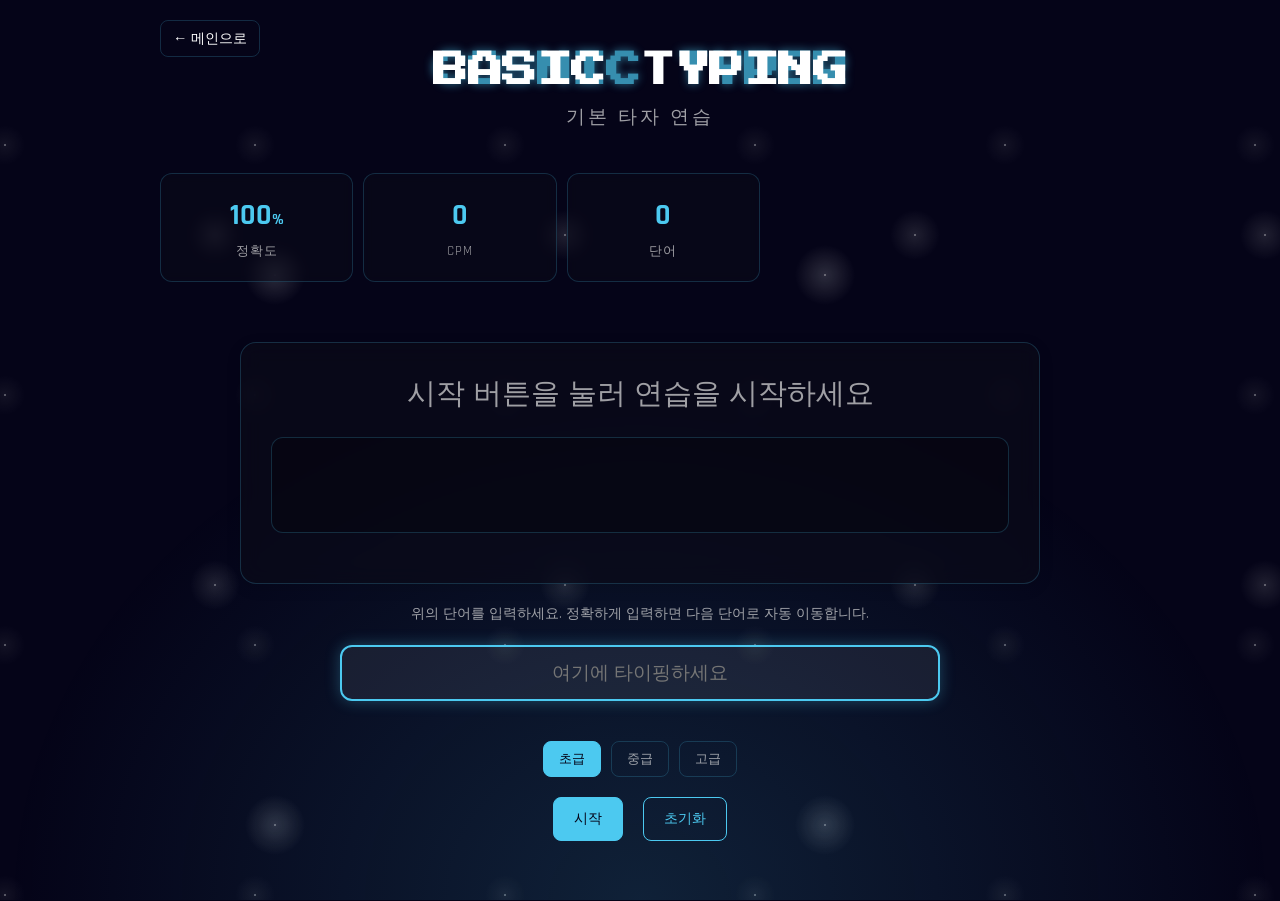
<file: basic-practice-page.html>
<!DOCTYPE html>
<html lang="ko">

<head>
    <meta charset="UTF-8">
    <meta name="viewport" content="width=device-width, initial-scale=1.0, maximum-scale=1.0, user-scalable=no">
    <title>우주 타자 - 기본 연습</title>
    <link href="https://fonts.googleapis.com/css2?family=Rajdhani:wght@400;500;600;700&display=swap" rel="stylesheet">
    <link href="https://fonts.googleapis.com/css2?family=Press+Start+2P&display=swap" rel="stylesheet">
    <!-- 공통 CSS 파일 링크 (실제 경로로 수정해주세요) -->
    <link rel="stylesheet" href="css/common.css">
    <style>
        /* 페이지 전용 스타일 */
        .typing-container {
            display: flex;
            flex-direction: column;
            justify-content: center;
            align-items: center;
            flex: 1;
            margin: var(--spacing-lg) 0;
        }

        .typing-display {
            width: 100%;
            max-width: 800px;
            background: var(--card-bg);
            backdrop-filter: blur(10px);
            -webkit-backdrop-filter: blur(10px);
            border-radius: var(--border-radius-lg);
            padding: var(--spacing-lg);
            margin-bottom: var(--spacing-md);
            box-shadow: var(--shadow-md);
            border: 1px solid var(--border-color);
            min-height: 200px;
            display: flex;
            flex-direction: column;
            justify-content: center;
        }

        .current-word {
            font-size: 1.4rem;
            text-align: center;
            color: var(--text-secondary);
            margin-bottom: var(--spacing-md);
            min-height: 2rem;
        }

        @media (min-width: 768px) {
            .current-word {
                font-size: 1.8rem;
            }
        }

        .feedback-area {
            font-size: 1.6rem;
            line-height: 1.5;
            text-align: center;
            min-height: 6rem;
            display: flex;
            align-items: center;
            justify-content: center;
            padding: var(--spacing-md);
            background: rgba(0, 0, 0, 0.2);
            border-radius: var(--border-radius-md);
            border: 1px solid var(--border-color);
            margin-bottom: var(--spacing-md);
            flex-wrap: wrap;
        }

        @media (min-width: 768px) {
            .feedback-area {
                font-size: 2rem;
                padding: var(--spacing-lg);
            }
        }

        .input-container {
            width: 100%;
            max-width: 600px;
            margin-bottom: var(--spacing-md);
        }

        .typing-input {
            background: rgba(255, 255, 255, 0.07);
            border: 2px solid var(--primary);
            border-radius: var(--border-radius-md);
            color: var(--text-primary);
            padding: 15px;
            font-size: 1.2rem;
            width: 100%;
            text-align: center;
            box-shadow: 0 0 15px rgba(76, 201, 240, 0.3);
        }

        .typing-input:focus {
            outline: none;
            box-shadow: 0 0 20px rgba(76, 201, 240, 0.5);
            background: rgba(255, 255, 255, 0.1);
        }

        .stats-bar {
            display: grid;
            grid-template-columns: repeat(3, 1fr);
            gap: var(--spacing-sm);
            width: 100%;
            max-width: 600px;
            margin-bottom: var(--spacing-lg);
        }

        .stat-box {
            background: rgba(10, 10, 25, 0.5);
            backdrop-filter: blur(5px);
            -webkit-backdrop-filter: blur(5px);
            border-radius: var(--border-radius-md);
            padding: var(--spacing-md);
            text-align: center;
            border: 1px solid var(--border-color);
        }

        .stat-value {
            font-size: 1.8rem;
            font-weight: 700;
            color: var(--primary);
            margin-bottom: 5px;
        }

        .stat-label {
            font-size: 0.8rem;
            color: var(--text-secondary);
            text-transform: uppercase;
            letter-spacing: 1px;
        }

        .controls {
            display: flex;
            gap: var(--spacing-md);
            margin-top: var(--spacing-md);
        }

        .difficulty-selector {
            display: flex;
            align-items: center;
            gap: var(--spacing-sm);
            margin-top: var(--spacing-md);
        }

        .difficulty-btn {
            padding: 8px 15px;
            background: transparent;
            border: 1px solid var(--border-color);
            border-radius: var(--border-radius-sm);
            color: var(--text-secondary);
            cursor: pointer;
            transition: all var(--transition-normal);
        }

        .difficulty-btn.active {
            background: var(--primary);
            color: var(--background);
            border-color: var(--primary);
        }

        .nav-buttons {
            position: absolute;
            top: var(--spacing-md);
            left: var(--spacing-md);
            z-index: 5;
        }

        .back-btn {
            display: flex;
            align-items: center;
            gap: 5px;
            background: transparent;
            border: 1px solid var(--border-color);
            border-radius: var(--border-radius-sm);
            color: var(--text-primary);
            padding: 8px 12px;
            font-size: 0.9rem;
            cursor: pointer;
            transition: all var(--transition-normal);
        }

        .back-btn:hover {
            background: rgba(76, 201, 240, 0.1);
            border-color: var(--primary);
        }

        /* 타이핑 캐릭터 스타일 수정 */
        .typing-character {
            display: inline-block;
            padding: 0 2px;
            min-width: 0.8ch;
            text-align: center;
            transition: all 0.1s ease;
        }

        .instructions {
            color: var(--text-secondary);
            text-align: center;
            margin-bottom: var(--spacing-md);
            font-size: 0.9rem;
        }
    </style>
</head>

<body>
    <!-- 별 배경 -->
    <div class="starfield"></div>
    <div class="gradient-bg"></div>

    <!-- 앱 컨테이너 -->
    <div class="container flex flex-col" style="min-height: 100vh;">
        <!-- 네비게이션 버튼 -->
        <div class="nav-buttons">
            <button class="back-btn" onclick="window.location.href='index.html'">
                ← 메인으로
            </button>
        </div>

        <!-- 페이지 헤더 -->
        <div class="text-center my-md">
            <h1 class="logo">BASIC TYPING</h1>
            <p class="tagline">기본 타자 연습</p>
        </div>

        <!-- 통계 바 -->
        <div class="stats-bar">
            <div class="stat-box">
                <div class="stat-value" id="accuracy">100<span style="font-size: 1rem;">%</span></div>
                <div class="stat-label">정확도</div>
            </div>
            <div class="stat-box">
                <div class="stat-value" id="cpm">0</div>
                <div class="stat-label">CPM</div>
            </div>
            <div class="stat-box">
                <div class="stat-value" id="words">0</div>
                <div class="stat-label">단어</div>
            </div>
        </div>

        <!-- 타이핑 영역 -->
        <div class="typing-container">
            <div class="typing-display">
                <div class="current-word" id="target-word">시작 버튼을 눌러 연습을 시작하세요</div>
                <div class="feedback-area" id="feedback-area"></div>
            </div>

            <p class="instructions">위의 단어를 입력하세요. 정확하게 입력하면 다음 단어로 자동 이동합니다.</p>

            <!-- 입력 필드 -->
            <div class="input-container">
                <input type="text" id="typing-input" class="typing-input" placeholder="여기에 타이핑하세요" disabled
                    autocomplete="off" autocorrect="off" autocapitalize="off" spellcheck="false">
            </div>

            <!-- 난이도 선택 -->
            <div class="difficulty-selector">
                <button class="difficulty-btn active" data-difficulty="easy">초급</button>
                <button class="difficulty-btn" data-difficulty="medium">중급</button>
                <button class="difficulty-btn" data-difficulty="hard">고급</button>
            </div>

            <!-- 컨트롤 버튼 -->
            <div class="controls">
                <button class="btn btn-primary" id="start-btn">시작</button>
                <button class="btn btn-outline" id="reset-btn" disabled>초기화</button>
            </div>
        </div>
    </div>

    <script>
        // DOM 요소
        const targetWordElement = document.getElementById('target-word');
        const feedbackArea = document.getElementById('feedback-area');
        const typingInput = document.getElementById('typing-input');
        const accuracyElement = document.getElementById('accuracy');
        const cpmElement = document.getElementById('cpm');
        const wordsElement = document.getElementById('words');
        const startButton = document.getElementById('start-btn');
        const resetButton = document.getElementById('reset-btn');
        const difficultyButtons = document.querySelectorAll('.difficulty-btn');

        // 게임 상태 변수
        let isPlaying = false;
        let currentWord = '';
        let wordCount = 0;
        let correctChars = 0;
        let totalChars = 0;
        let startTime = null;
        let currentDifficulty = 'easy';

        // 난이도별 단어 목록
        const wordLists = {
            easy: [
                '우주', '별', '행성', '달', '지구', '태양', '빛', '밤', '낮', '하늘',
                '별자리', '은하', '무중력', '로켓', '탐사', '발사', '궤도', '착륙',
                '기지', '우주인', '신호', '탐험', '관측', '망원경', '별똥별', '혜성',
                '유성', '항해', '성운', '중력', '우주복', '위성', '발견', '연구'
            ],
            medium: [
                '우주선', '천문학', '블랙홀', '인공위성', '우주정거장', '초신성', '외계인',
                '소행성', '왜성', '중성자별', '퀘이사', '초기우주', '빅뱅', '암흑물질',
                '암흑에너지', '성간물질', '엑소플래닛', '행성간', '적색거성', '백색왜성',
                '은하단', '은하군', '천체물리', '광년', '우주망원경', '중력파', '성단',
                '성운형성', '태양풍', '태양계', '케플러', '우주비행사', '착륙선'
            ],
            hard: [
                '외계문명탐사', '상대성이론', '양자중력이론', '초끈이론', '천체관측소',
                '우주개발프로젝트', '달착륙미션', '화성이주계획', '중력보정장치',
                '항성진화모델', '우주식민지건설', '행성간이동기술', '블랙홀증발현상',
                '중성미자관측기', '중력렌즈효과', '우주배경복사', '은하형성과정',
                '초대질량블랙홀', '우주공간탐사선', '외계행성대기분석', '행성지질구조',
                '태양계외행성', '인공지능우주탐사', '극초신성폭발', '초고에너지우주선',
                '행성간통신시스템', '인류문명지속가능성', '우주관측프로젝트'
            ]
        };

        // 이벤트 리스너
        startButton.addEventListener('click', startGame);
        resetButton.addEventListener('click', resetGame);
        typingInput.addEventListener('input', handleInput);

        // 난이도 버튼 이벤트 리스너
        difficultyButtons.forEach(button => {
            button.addEventListener('click', function () {
                // 이미 active 클래스가 있으면 무시
                if (this.classList.contains('active')) return;

                // 모든 버튼에서 active 클래스 제거
                difficultyButtons.forEach(btn => btn.classList.remove('active'));

                // 클릭된 버튼에 active 클래스 추가
                this.classList.add('active');

                // 선택된 난이도로 설정
                currentDifficulty = this.dataset.difficulty;

                // 게임이 진행 중이면 재시작
                if (isPlaying) {
                    resetGame();
                    startGame();
                }
            });
        });

        // 게임 시작 함수
        function startGame() {
            isPlaying = true;
            wordCount = 0;
            correctChars = 0;
            totalChars = 0;
            startTime = new Date().getTime();

            // UI 업데이트
            accuracyElement.textContent = '100%';
            cpmElement.textContent = '0';
            wordsElement.textContent = '0';
            startButton.disabled = true;
            resetButton.disabled = false;
            typingInput.disabled = false;
            typingInput.value = '';
            typingInput.focus();

            // 첫 단어 표시
            showNewWord();
        }

        // 단어 표시 함수
        function showNewWord() {
            const wordList = wordLists[currentDifficulty];
            const randomIndex = Math.floor(Math.random() * wordList.length);
            currentWord = wordList[randomIndex];

            // 목표 단어 표시
            targetWordElement.textContent = currentWord;

            // 피드백 영역 초기화
            feedbackArea.innerHTML = '';

            // 문자별 피드백 요소 생성
            currentWord.split('').forEach(char => {
                const span = document.createElement('span');
                span.textContent = char;
                span.className = 'typing-character typing-untyped';
                feedbackArea.appendChild(span);
            });

            // 입력 필드 초기화
            typingInput.value = '';
            typingInput.focus();
        }

        // 입력 처리 함수
        function handleInput() {
            if (!isPlaying) return;

            const typedValue = typingInput.value;
            const feedbackChars = feedbackArea.querySelectorAll('.typing-character');

            // 문자별 피드백 업데이트
            for (let i = 0; i < currentWord.length; i++) {
                if (i < typedValue.length) {
                    // 입력된 문자
                    if (typedValue[i] === currentWord[i]) {
                        feedbackChars[i].className = 'typing-character typing-correct';
                    } else {
                        feedbackChars[i].className = 'typing-character typing-incorrect';
                    }
                } else {
                    // 아직 입력되지 않은 문자
                    feedbackChars[i].className = 'typing-character typing-untyped';
                }
            }

            // 입력 완료 및 정확성 확인
            if (typedValue.length === currentWord.length) {
                if (typedValue === currentWord) {
                    // 정확한 입력
                    wordCount++;
                    correctChars += currentWord.length;
                    totalChars += currentWord.length;
                    wordsElement.textContent = wordCount;
                    updateStats();

                    // 다음 단어로 진행
                    setTimeout(showNewWord, 300);
                } else {
                    // 부정확한 입력
                    let correctCount = 0;
                    for (let i = 0; i < currentWord.length; i++) {
                        if (typedValue[i] === currentWord[i]) {
                            correctCount++;
                        }
                    }
                    correctChars += correctCount;
                    totalChars += currentWord.length;
                    updateStats();
                }
            }
        }

        // 통계 업데이트 함수
        function updateStats() {
            // 정확도 계산
            const accuracy = totalChars > 0 ? Math.round((correctChars / totalChars) * 100) : 100;
            accuracyElement.textContent = `${accuracy}%`;

            // CPM 계산
            const currentTime = new Date().getTime();
            const elapsedMinutes = (currentTime - startTime) / 1000 / 60;

            if (elapsedMinutes > 0) {
                const cpm = Math.round(correctChars / elapsedMinutes);
                cpmElement.textContent = cpm;
            }
        }

        // 게임 초기화 함수
        function resetGame() {
            isPlaying = false;
            targetWordElement.textContent = '시작 버튼을 눌러 연습을 시작하세요';
            feedbackArea.innerHTML = '';
            typingInput.value = '';
            typingInput.disabled = true;
            startButton.disabled = false;
            resetButton.disabled = true;

            // 통계 초기화
            accuracyElement.textContent = '100%';
            cpmElement.textContent = '0';
            wordsElement.textContent = '0';
        }
    </script>
</body>

</html>
</file>
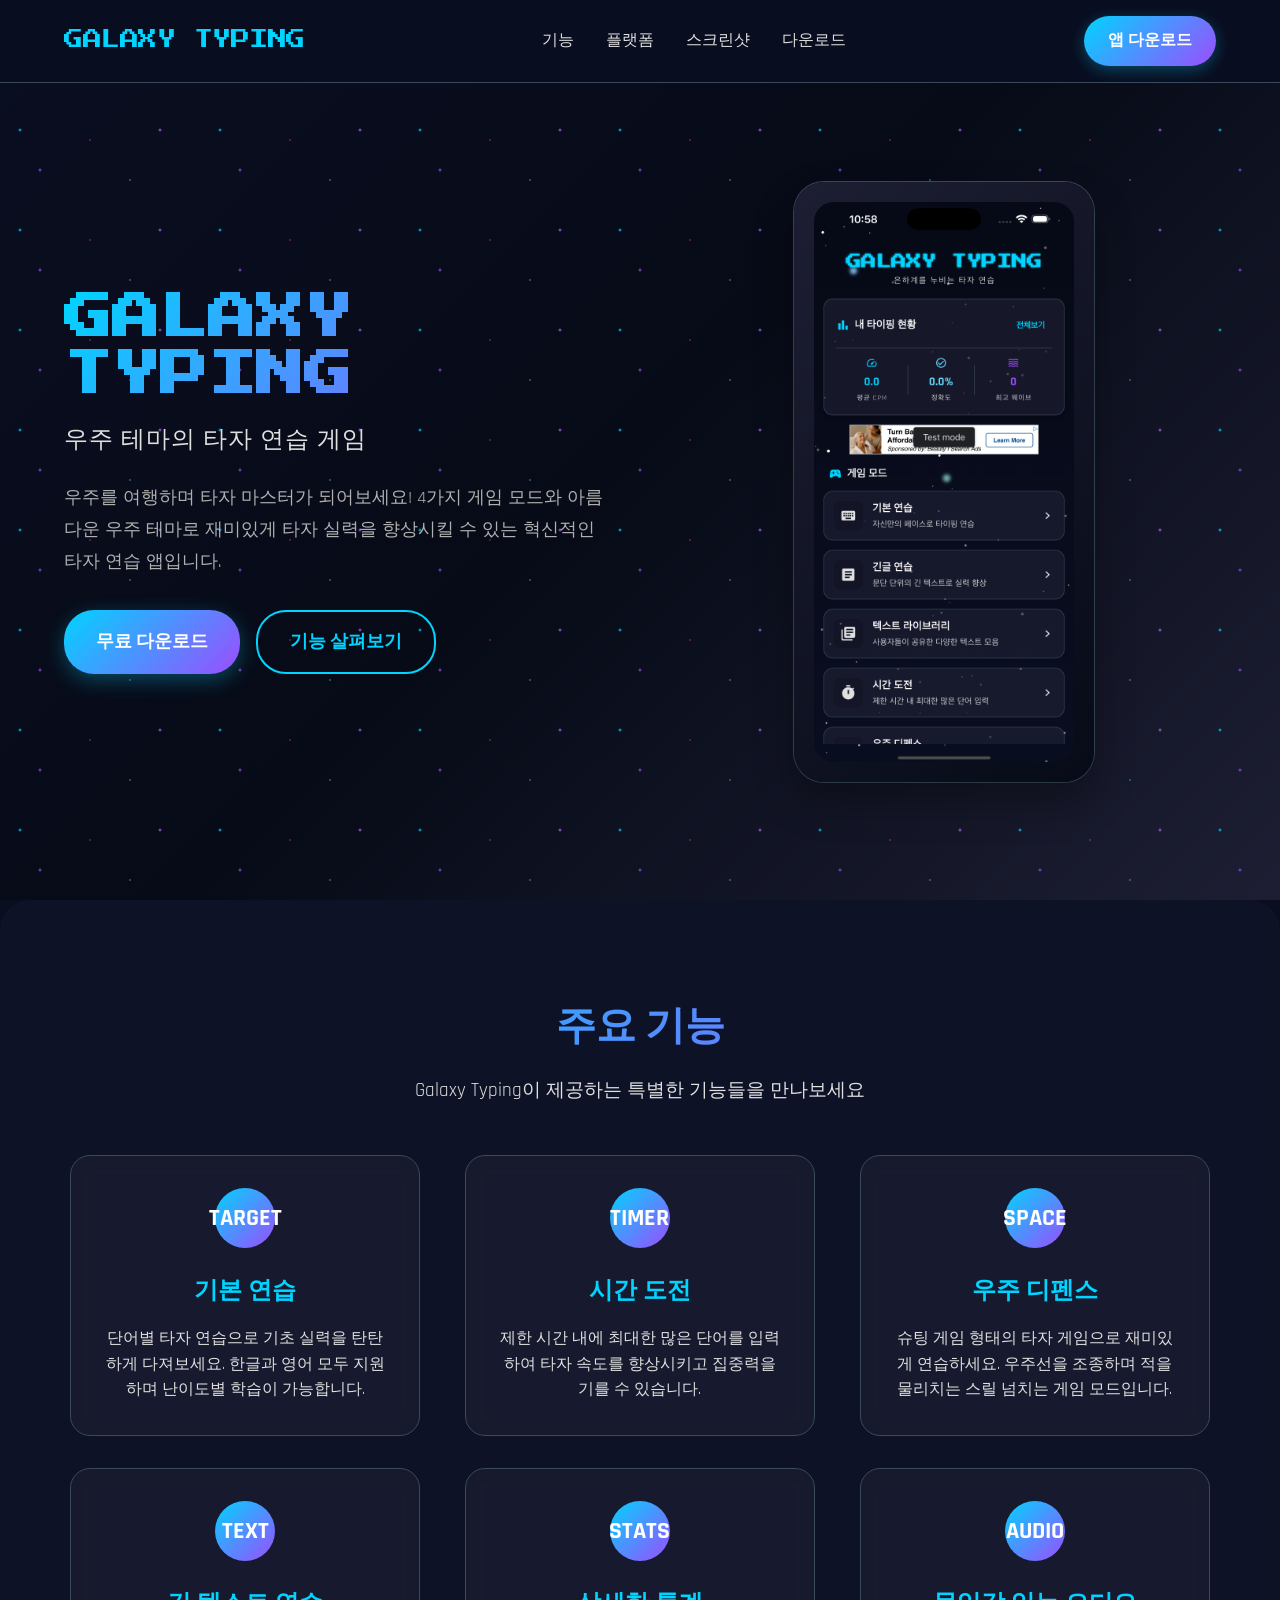
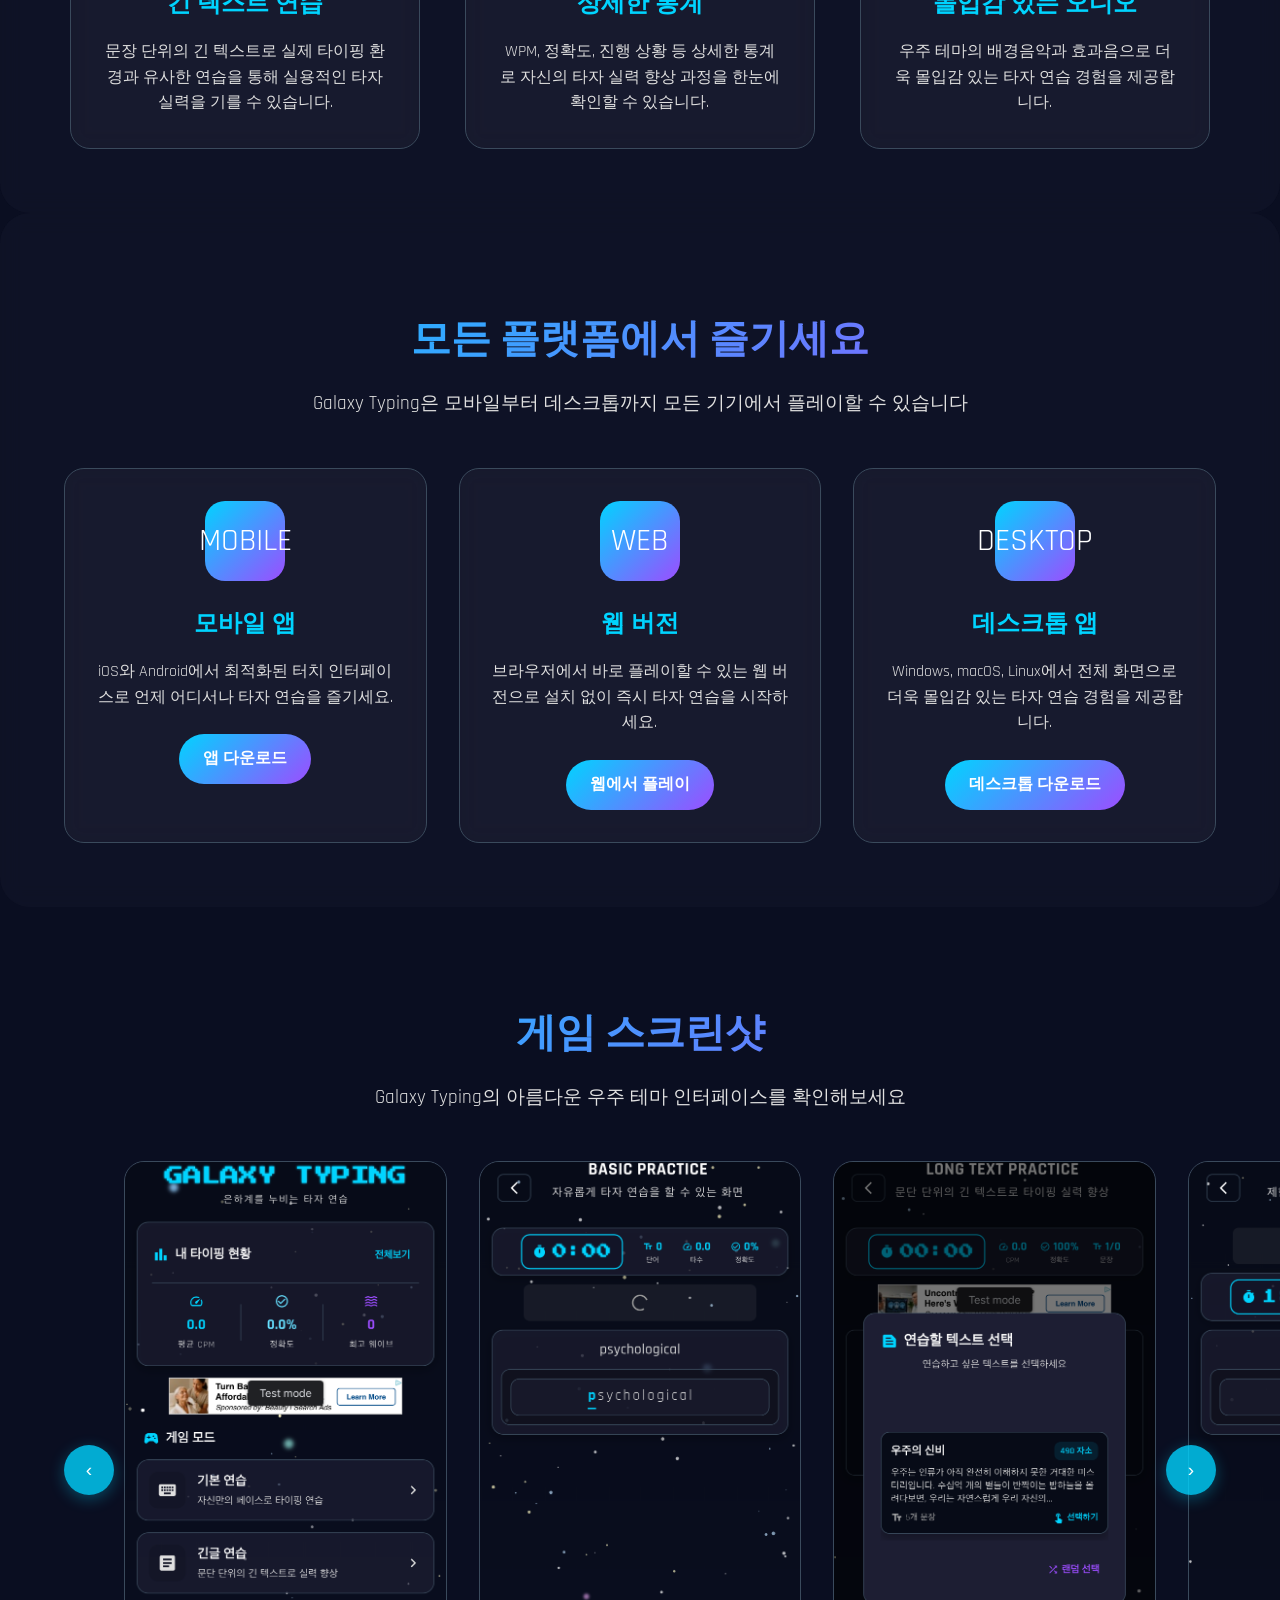
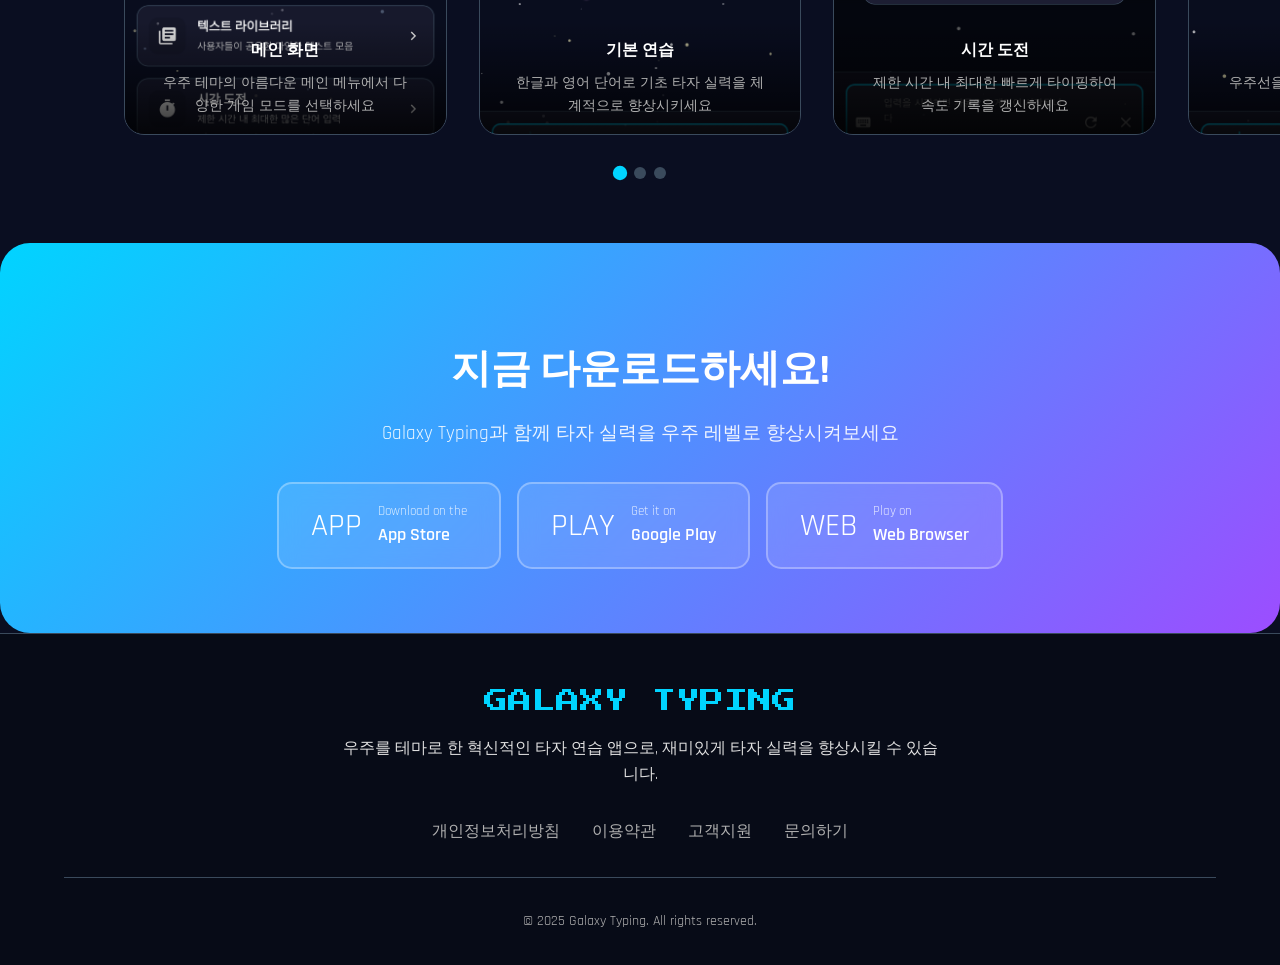
<file: galaxy_typing_landing.html>
<!DOCTYPE html>
<html lang="ko">

<head>
    <meta charset="UTF-8">
    <meta name="viewport" content="width=device-width, initial-scale=1.0">
    <title>Galaxy Typing - 우주 테마의 타자 연습 게임</title>
    <meta name="description" content="우주를 여행하며 타자 마스터가 되어보세요! 4가지 게임 모드로 재미있게 타자 실력을 향상시키는 Galaxy Typing 앱">
    <meta name="keywords" content="타자연습,타이핑,키보드,교육,학습,우주,게임,속도,정확도,한글,영어,WPM,연습앱,타자게임,스킬,향상,훈련,실력,측정,통계,음악,설정">

    <!-- Open Graph -->
    <meta property="og:title" content="Galaxy Typing - 우주 테마의 타자 연습 게임">
    <meta property="og:description" content="우주를 여행하며 타자 마스터가 되어보세요!">
    <meta property="og:type" content="website">
    <meta property="og:image" content="./assets/images/og-image.png">

    <!-- Fonts -->
    <link rel="preconnect" href="https://fonts.googleapis.com">
    <link rel="preconnect" href="https://fonts.gstatic.com" crossorigin>
    <link
        href="https://fonts.googleapis.com/css2?family=Press+Start+2P&family=Rajdhani:wght@300;400;500;600;700&display=swap"
        rel="stylesheet">

    <!-- Icons -->
    <link rel="apple-touch-icon" sizes="180x180" href="./assets/images/app_icon.png">
    <link rel="icon" type="image/png" sizes="32x32" href="./assets/images/app_icon.png">

    <style>
        :root {
            /* Galaxy Typing 색상 팔레트 */
            --primary: #00D4FF;
            --primary-light: #66E0FF;
            --primary-dark: #0099CC;
            --secondary: #9C4DFF;
            --secondary-light: #B366FF;
            --secondary-dark: #7B2CBF;
            --accent: #FF4081;
            --background: #0A0E21;
            --background-lighter: #1D1E33;
            --background-darker: #070B17;
            --text-primary: #FFFFFF;
            --text-secondary: #E0E0E0;
            --text-muted: #B0B0B0;
            --border-color: #3A4A5C;
        }

        * {
            margin: 0;
            padding: 0;
            box-sizing: border-box;
        }

        body {
            font-family: 'Rajdhani', sans-serif;
            background: var(--background);
            color: var(--text-primary);
            line-height: 1.6;
            overflow-x: hidden;
        }

        /* 우주 배경 애니메이션 */
        .space-background {
            position: fixed;
            top: 0;
            left: 0;
            width: 100%;
            height: 100%;
            background: linear-gradient(135deg, var(--background) 0%, var(--background-darker) 50%, var(--background-lighter) 100%);
            z-index: -2;
        }

        .stars {
            position: fixed;
            top: 0;
            left: 0;
            width: 100%;
            height: 100%;
            z-index: -1;
            background-image:
                radial-gradient(2px 2px at 20px 30px, var(--primary), transparent),
                radial-gradient(2px 2px at 40px 70px, var(--secondary), transparent),
                radial-gradient(1px 1px at 90px 40px, var(--accent), transparent),
                radial-gradient(1px 1px at 130px 80px, var(--primary-light), transparent),
                radial-gradient(2px 2px at 160px 30px, var(--secondary-light), transparent);
            background-repeat: repeat;
            background-size: 200px 100px;
            animation: twinkle 20s linear infinite;
        }

        @keyframes twinkle {

            0%,
            100% {
                opacity: 0.5;
            }

            50% {
                opacity: 1;
            }
        }

        /* 헤더 */
        .header {
            position: fixed;
            top: 0;
            left: 0;
            right: 0;
            background: rgba(10, 14, 33, 0.95);
            backdrop-filter: blur(10px);
            border-bottom: 1px solid var(--border-color);
            z-index: 1000;
            transition: all 0.3s ease;
        }

        .nav {
            display: flex;
            justify-content: space-between;
            align-items: center;
            padding: 1rem 5%;
            max-width: 1400px;
            margin: 0 auto;
        }

        .logo {
            font-family: 'Press Start 2P', monospace;
            font-size: 1.2rem;
            color: var(--primary);
            text-decoration: none;
            letter-spacing: -0.5px;
        }

        .nav-links {
            display: flex;
            list-style: none;
            gap: 2rem;
        }

        .nav-links a {
            color: var(--text-secondary);
            text-decoration: none;
            font-weight: 500;
            transition: color 0.3s ease;
            position: relative;
        }

        .nav-links a:hover {
            color: var(--primary);
        }

        .nav-links a::after {
            content: '';
            position: absolute;
            bottom: -5px;
            left: 0;
            width: 0;
            height: 2px;
            background: var(--primary);
            transition: width 0.3s ease;
        }

        .nav-links a:hover::after {
            width: 100%;
        }

        .download-btn {
            background: linear-gradient(135deg, var(--primary), var(--secondary));
            color: white;
            padding: 0.75rem 1.5rem;
            border-radius: 25px;
            text-decoration: none;
            font-weight: 600;
            transition: all 0.3s ease;
            box-shadow: 0 4px 15px rgba(0, 212, 255, 0.3);
        }

        .download-btn:hover {
            transform: translateY(-2px);
            box-shadow: 0 6px 20px rgba(0, 212, 255, 0.4);
        }

        /* 모바일 메뉴 */
        .mobile-menu-btn {
            display: none;
            background: none;
            border: none;
            color: var(--text-primary);
            font-size: 1.5rem;
            cursor: pointer;
        }

        /* 메인 섹션들 */
        .section {
            padding: 6rem 5% 4rem;
            max-width: 1400px;
            margin: 0 auto;
        }

        /* 히어로 섹션 */
        .hero {
            min-height: 100vh;
            display: flex;
            align-items: center;
            justify-content: space-between;
            gap: 4rem;
            padding-top: 8rem;
        }

        .hero-content {
            flex: 1;
            max-width: 600px;
        }

        .hero-title {
            font-family: 'Press Start 2P', monospace;
            font-size: 3rem;
            background: linear-gradient(135deg, var(--primary), var(--secondary));
            -webkit-background-clip: text;
            -webkit-text-fill-color: transparent;
            background-clip: text;
            margin-bottom: 1rem;
            line-height: 1.2;
        }

        .hero-subtitle {
            font-size: 1.5rem;
            color: var(--text-secondary);
            margin-bottom: 1.5rem;
            font-weight: 500;
            letter-spacing: 1px;
        }

        .hero-description {
            font-size: 1.1rem;
            color: var(--text-muted);
            margin-bottom: 2rem;
            line-height: 1.8;
        }

        .hero-buttons {
            display: flex;
            gap: 1rem;
            flex-wrap: wrap;
        }

        .btn-primary {
            background: linear-gradient(135deg, var(--primary), var(--secondary));
            color: white;
            padding: 1rem 2rem;
            border-radius: 30px;
            text-decoration: none;
            font-weight: 600;
            font-size: 1.1rem;
            transition: all 0.3s ease;
            box-shadow: 0 6px 20px rgba(0, 212, 255, 0.3);
            display: inline-flex;
            align-items: center;
            gap: 0.5rem;
        }

        .btn-primary:hover {
            transform: translateY(-3px);
            box-shadow: 0 8px 25px rgba(0, 212, 255, 0.4);
        }

        .btn-secondary {
            background: transparent;
            color: var(--primary);
            padding: 1rem 2rem;
            border: 2px solid var(--primary);
            border-radius: 30px;
            text-decoration: none;
            font-weight: 600;
            font-size: 1.1rem;
            transition: all 0.3s ease;
        }

        .btn-secondary:hover {
            background: var(--primary);
            color: white;
            transform: translateY(-3px);
        }

        .hero-visual {
            flex: 1;
            display: flex;
            justify-content: center;
            align-items: center;
        }

        .phone-mockup {
            position: relative;
            width: 300px;
            height: 600px;
            background: linear-gradient(135deg, var(--background-lighter), var(--background-darker));
            border-radius: 30px;
            padding: 20px;
            box-shadow:
                0 20px 40px rgba(0, 0, 0, 0.3),
                0 0 0 1px var(--border-color);
            animation: float 6s ease-in-out infinite;
        }

        .phone-screen {
            width: 100%;
            height: 100%;
            border-radius: 20px;
            background: var(--background);
            overflow: hidden;
            position: relative;
        }

        .screen-placeholder {
            width: 100%;
            height: 100%;
            background: linear-gradient(135deg, var(--primary), var(--secondary));
            opacity: 0.1;
            display: flex;
            align-items: center;
            justify-content: center;
            font-size: 0.8rem;
            color: var(--text-muted);
            text-align: center;
        }

        @keyframes float {

            0%,
            100% {
                transform: translateY(0px);
            }

            50% {
                transform: translateY(-20px);
            }
        }

        /* 기능 섹션 */
        .features {
            background: rgba(29, 30, 51, 0.3);
            backdrop-filter: blur(10px);
            border-radius: 30px;
            text-align: center;
        }

        .section-title {
            text-align: center;
            font-size: 2.5rem;
            font-weight: 700;
            margin-bottom: 1rem;
            background: linear-gradient(135deg, var(--primary), var(--secondary));
            -webkit-background-clip: text;
            -webkit-text-fill-color: transparent;
            background-clip: text;
        }

        .section-subtitle {
            text-align: center;
            font-size: 1.2rem;
            color: var(--text-secondary);
            margin-bottom: 3rem;
        }

        .features-grid {
            display: grid;
            grid-template-columns: repeat(auto-fit, minmax(300px, 1fr));
            gap: 2rem;
            margin-top: 3rem;
            justify-items: center;
        }

        .feature-card {
            background: rgba(29, 30, 51, 0.6);
            border: 1px solid var(--border-color);
            border-radius: 20px;
            padding: 2rem;
            text-align: center;
            transition: all 0.3s ease;
            backdrop-filter: blur(10px);
            max-width: 350px;
            width: 100%;
        }

        .feature-card:hover {
            transform: translateY(-10px);
            border-color: var(--primary);
            box-shadow: 0 20px 40px rgba(0, 212, 255, 0.1);
        }

        .feature-icon {
            width: 60px;
            height: 60px;
            background: linear-gradient(135deg, var(--primary), var(--secondary));
            border-radius: 50%;
            display: flex;
            align-items: center;
            justify-content: center;
            margin: 0 auto 1.5rem;
            font-size: 1.5rem;
            color: white;
            font-weight: bold;
        }

        .feature-title {
            font-size: 1.5rem;
            font-weight: 600;
            margin-bottom: 1rem;
            color: var(--primary);
        }

        .feature-description {
            color: var(--text-secondary);
            line-height: 1.6;
        }

        /* 스크린샷 갤러리 슬라이더 */
        .screenshots {
            text-align: center;
        }

        .screenshot-slider-container {
            position: relative;
            margin-top: 3rem;
            overflow: visible;
            padding: 0 60px;
        }

        .screenshot-slider-wrapper {
            overflow: visible;
            border-radius: 20px;
        }

        .screenshot-slider {
            display: flex;
            transition: transform 0.5s ease;
            gap: 2rem;
        }

        .screenshot-item {
            min-width: calc(33.333% - 1.33rem);
            border-radius: 20px;
            overflow: hidden;
            background: var(--background-lighter);
            aspect-ratio: 9/16;
            border: 1px solid var(--border-color);
            transition: all 0.3s ease;
            position: relative;
        }

        .screenshot-item:hover {
            transform: scale(1.05);
            border-color: var(--primary);
            box-shadow: 0 20px 40px rgba(0, 212, 255, 0.2);
        }

        .screenshot-image {
            width: 100%;
            height: 100%;
            object-fit: cover;
            border-radius: 15px;
        }

        .screenshot-placeholder {
            width: 100%;
            height: 100%;
            background: linear-gradient(135deg, var(--primary), var(--secondary));
            opacity: 0.1;
            display: flex;
            align-items: center;
            justify-content: center;
            flex-direction: column;
            gap: 1rem;
        }

        .screenshot-overlay {
            position: absolute;
            bottom: 0;
            left: 0;
            right: 0;
            background: linear-gradient(transparent, rgba(0, 0, 0, 0.8));
            padding: 1rem;
            border-radius: 0 0 15px 15px;
        }

        .screenshot-title {
            font-weight: 600;
            color: var(--text-primary);
            margin-bottom: 0.5rem;
        }

        .screenshot-desc {
            font-size: 0.9rem;
            color: var(--text-muted);
            text-align: center;
            padding: 0 1rem;
        }

        .slider-nav {
            position: absolute;
            top: 50%;
            transform: translateY(-50%);
            background: rgba(0, 212, 255, 0.8);
            border: none;
            color: white;
            width: 50px;
            height: 50px;
            border-radius: 50%;
            cursor: pointer;
            font-size: 1.2rem;
            transition: all 0.3s ease;
            z-index: 10;
            box-shadow: 0 4px 15px rgba(0, 212, 255, 0.3);
        }

        .slider-nav:hover {
            background: var(--primary);
            transform: translateY(-50%) scale(1.1);
            box-shadow: 0 6px 20px rgba(0, 212, 255, 0.5);
        }

        .slider-nav.prev {
            left: 0;
        }

        .slider-nav.next {
            right: 0;
        }

        .slider-dots {
            display: flex;
            justify-content: center;
            gap: 0.5rem;
            margin-top: 2rem;
        }

        .slider-dot {
            width: 12px;
            height: 12px;
            border-radius: 50%;
            background: var(--border-color);
            cursor: pointer;
            transition: all 0.3s ease;
        }

        .slider-dot.active {
            background: var(--primary);
            transform: scale(1.2);
        }

        /* 플랫폼 선택 섹션 */
        .platforms {
            background: rgba(29, 30, 51, 0.3);
            backdrop-filter: blur(10px);
            border-radius: 30px;
            text-align: center;
        }

        .platform-grid {
            display: grid;
            grid-template-columns: repeat(auto-fit, minmax(280px, 1fr));
            gap: 2rem;
            margin-top: 3rem;
        }

        .platform-card {
            background: rgba(29, 30, 51, 0.6);
            border: 1px solid var(--border-color);
            border-radius: 20px;
            padding: 2rem;
            text-align: center;
            transition: all 0.3s ease;
            backdrop-filter: blur(10px);
        }

        .platform-card:hover {
            transform: translateY(-10px);
            border-color: var(--primary);
            box-shadow: 0 20px 40px rgba(0, 212, 255, 0.1);
        }

        .platform-icon {
            width: 80px;
            height: 80px;
            background: linear-gradient(135deg, var(--primary), var(--secondary));
            border-radius: 20px;
            display: flex;
            align-items: center;
            justify-content: center;
            margin: 0 auto 1.5rem;
            font-size: 2rem;
            color: white;
        }

        .platform-title {
            font-size: 1.5rem;
            font-weight: 600;
            margin-bottom: 1rem;
            color: var(--primary);
        }

        .platform-description {
            color: var(--text-secondary);
            margin-bottom: 1.5rem;
            line-height: 1.6;
        }

        .platform-btn {
            background: linear-gradient(135deg, var(--primary), var(--secondary));
            color: white;
            padding: 0.75rem 1.5rem;
            border-radius: 25px;
            text-decoration: none;
            font-weight: 600;
            transition: all 0.3s ease;
            display: inline-block;
        }

        .platform-btn:hover {
            transform: translateY(-2px);
            box-shadow: 0 6px 20px rgba(0, 212, 255, 0.4);
        }

        /* 다운로드 섹션 */
        .download {
            background: linear-gradient(135deg, var(--primary), var(--secondary));
            border-radius: 30px;
            text-align: center;
            color: white;
        }

        .download-title {
            font-size: 2.5rem;
            font-weight: 700;
            margin-bottom: 1rem;
        }

        .download-subtitle {
            font-size: 1.2rem;
            margin-bottom: 2rem;
            opacity: 0.9;
        }

        .download-buttons {
            display: flex;
            justify-content: center;
            gap: 1rem;
            flex-wrap: wrap;
        }

        .store-btn {
            background: rgba(255, 255, 255, 0.1);
            border: 2px solid rgba(255, 255, 255, 0.3);
            border-radius: 15px;
            padding: 1rem 2rem;
            color: white;
            text-decoration: none;
            transition: all 0.3s ease;
            display: flex;
            align-items: center;
            gap: 1rem;
            backdrop-filter: blur(10px);
        }

        .store-btn:hover {
            background: rgba(255, 255, 255, 0.2);
            border-color: rgba(255, 255, 255, 0.5);
            transform: translateY(-3px);
        }

        .store-icon {
            font-size: 2rem;
        }

        .store-text {
            text-align: left;
        }

        .store-text-small {
            font-size: 0.8rem;
            opacity: 0.8;
        }

        .store-text-large {
            font-size: 1.1rem;
            font-weight: 600;
        }

        /* 푸터 */
        .footer {
            background: var(--background-darker);
            border-top: 1px solid var(--border-color);
            padding: 3rem 5% 2rem;
            text-align: center;
        }

        .footer-content {
            max-width: 1400px;
            margin: 0 auto;
        }

        .footer-logo {
            font-family: 'Press Start 2P', monospace;
            font-size: 1.5rem;
            color: var(--primary);
            margin-bottom: 1rem;
        }

        .footer-description {
            color: var(--text-secondary);
            margin-bottom: 2rem;
            max-width: 600px;
            margin-left: auto;
            margin-right: auto;
        }

        .footer-links {
            display: flex;
            justify-content: center;
            gap: 2rem;
            margin-bottom: 2rem;
            flex-wrap: wrap;
        }

        .footer-links a {
            color: var(--text-muted);
            text-decoration: none;
            transition: color 0.3s ease;
        }

        .footer-links a:hover {
            color: var(--primary);
        }

        .footer-bottom {
            border-top: 1px solid var(--border-color);
            padding-top: 2rem;
            color: var(--text-muted);
            font-size: 0.9rem;
        }

        /* 반응형 디자인 */
        @media (max-width: 768px) {
            .nav-links {
                display: none;
            }

            .mobile-menu-btn {
                display: block;
            }

            .hero {
                flex-direction: column;
                text-align: center;
                padding-top: 6rem;
            }

            .hero-title {
                font-size: 2rem;
            }

            .hero-subtitle {
                font-size: 1.2rem;
            }

            .phone-mockup {
                width: 250px;
                height: 500px;
            }

            .section {
                padding: 4rem 5% 3rem;
            }

            .section-title {
                font-size: 2rem;
            }

            .features-grid {
                grid-template-columns: 1fr;
            }

            .screenshot-item {
                min-width: calc(50% - 1rem);
            }

            .screenshot-slider-container {
                padding: 0 40px;
            }

            .slider-nav {
                width: 40px;
                height: 40px;
                font-size: 1rem;
            }

            .platform-grid {
                grid-template-columns: 1fr;
            }

            .download-buttons {
                flex-direction: column;
                align-items: center;
            }
        }

        @media (max-width: 480px) {
            .hero-title {
                font-size: 1.5rem;
            }

            .screenshot-item {
                min-width: 100%;
            }

            .screenshot-slider-container {
                padding: 0 30px;
            }

            .slider-nav {
                width: 35px;
                height: 35px;
                font-size: 0.9rem;
            }

            .nav {
                padding: 1rem 3%;
            }

            .section {
                padding: 3rem 3% 2rem;
            }
        }

        /* 스크롤 애니메이션 */
        .fade-in {
            opacity: 0;
            transform: translateY(30px);
            transition: all 0.6s ease;
        }

        .fade-in.visible {
            opacity: 1;
            transform: translateY(0);
        }
    </style>
</head>

<body>
    <!-- 우주 배경 -->
    <div class="space-background"></div>
    <div class="stars"></div>

    <!-- 헤더 -->
    <header class="header">
        <nav class="nav">
            <a href="#" class="logo">GALAXY TYPING</a>
            <ul class="nav-links">
                <li><a href="#features">기능</a></li>
                <li><a href="#platforms">플랫폼</a></li>
                <li><a href="#screenshots">스크린샷</a></li>
                <li><a href="#download">다운로드</a></li>
            </ul>
            <a href="#download" class="download-btn">앱 다운로드</a>
            <button class="mobile-menu-btn">☰</button>
        </nav>
    </header>

    <!-- 히어로 섹션 -->
    <section class="hero section">
        <div class="hero-content fade-in">
            <h1 class="hero-title">GALAXY TYPING</h1>
            <p class="hero-subtitle">우주 테마의 타자 연습 게임</p>
            <p class="hero-description">
                우주를 여행하며 타자 마스터가 되어보세요! 4가지 게임 모드와 아름다운 우주 테마로
                재미있게 타자 실력을 향상시킬 수 있는 혁신적인 타자 연습 앱입니다.
            </p>
            <div class="hero-buttons">
                <a href="#download" class="btn-primary">
                    무료 다운로드
                </a>
                <a href="#features" class="btn-secondary">
                    기능 살펴보기
                </a>
            </div>
        </div>
        <div class="hero-visual fade-in">
            <div class="phone-mockup">
                <div class="phone-screen">
                    <img src="./screenshots/main_screen.png" alt="Galaxy Typing 메인 화면"
                        style="width: 100%; height: 100%; object-fit: cover; border-radius: 20px;">
                </div>
            </div>
        </div>
    </section>

    <!-- 기능 섹션 -->
    <section id="features" class="features section fade-in">
        <h2 class="section-title">주요 기능</h2>
        <p class="section-subtitle">Galaxy Typing이 제공하는 특별한 기능들을 만나보세요</p>

        <div class="features-grid">
            <div class="feature-card">
                <div class="feature-icon">TARGET</div>
                <h3 class="feature-title">기본 연습</h3>
                <p class="feature-description">
                    단어별 타자 연습으로 기초 실력을 탄탄하게 다져보세요.
                    한글과 영어 모두 지원하며 난이도별 학습이 가능합니다.
                </p>
            </div>

            <div class="feature-card">
                <div class="feature-icon">TIMER</div>
                <h3 class="feature-title">시간 도전</h3>
                <p class="feature-description">
                    제한 시간 내에 최대한 많은 단어를 입력하여 타자 속도를
                    향상시키고 집중력을 기를 수 있습니다.
                </p>
            </div>

            <div class="feature-card">
                <div class="feature-icon">SPACE</div>
                <h3 class="feature-title">우주 디펜스</h3>
                <p class="feature-description">
                    슈팅 게임 형태의 타자 게임으로 재미있게 연습하세요.
                    우주선을 조종하며 적을 물리치는 스릴 넘치는 게임 모드입니다.
                </p>
            </div>

            <div class="feature-card">
                <div class="feature-icon">TEXT</div>
                <h3 class="feature-title">긴 텍스트 연습</h3>
                <p class="feature-description">
                    문장 단위의 긴 텍스트로 실제 타이핑 환경과 유사한
                    연습을 통해 실용적인 타자 실력을 기를 수 있습니다.
                </p>
            </div>

            <div class="feature-card">
                <div class="feature-icon">STATS</div>
                <h3 class="feature-title">상세한 통계</h3>
                <p class="feature-description">
                    WPM, 정확도, 진행 상황 등 상세한 통계로 자신의
                    타자 실력 향상 과정을 한눈에 확인할 수 있습니다.
                </p>
            </div>

            <div class="feature-card">
                <div class="feature-icon">AUDIO</div>
                <h3 class="feature-title">몰입감 있는 오디오</h3>
                <p class="feature-description">
                    우주 테마의 배경음악과 효과음으로 더욱 몰입감 있는
                    타자 연습 경험을 제공합니다.
                </p>
            </div>
        </div>
    </section>

    <!-- 플랫폼 섹션 -->
    <section id="platforms" class="platforms section fade-in">
        <h2 class="section-title">모든 플랫폼에서 즐기세요</h2>
        <p class="section-subtitle">Galaxy Typing은 모바일부터 데스크톱까지 모든 기기에서 플레이할 수 있습니다</p>

        <div class="platform-grid">
            <div class="platform-card">
                <div class="platform-icon">MOBILE</div>
                <h3 class="platform-title">모바일 앱</h3>
                <p class="platform-description">
                    iOS와 Android에서 최적화된 터치 인터페이스로
                    언제 어디서나 타자 연습을 즐기세요.
                </p>
                <a href="#download" class="platform-btn">앱 다운로드</a>
            </div>

            <div class="platform-card">
                <div class="platform-icon">WEB</div>
                <h3 class="platform-title">웹 버전</h3>
                <p class="platform-description">
                    브라우저에서 바로 플레이할 수 있는 웹 버전으로
                    설치 없이 즉시 타자 연습을 시작하세요.
                </p>
                <a href="./game.html" class="platform-btn">웹에서 플레이</a>
            </div>

            <div class="platform-card">
                <div class="platform-icon">DESKTOP</div>
                <h3 class="platform-title">데스크톱 앱</h3>
                <p class="platform-description">
                    Windows, macOS, Linux에서 전체 화면으로
                    더욱 몰입감 있는 타자 연습 경험을 제공합니다.
                </p>
                <a href="#download" class="platform-btn">데스크톱 다운로드</a>
            </div>
        </div>
    </section>

    <!-- 스크린샷 섹션 -->
    <section id="screenshots" class="screenshots section fade-in">
        <h2 class="section-title">게임 스크린샷</h2>
        <p class="section-subtitle">Galaxy Typing의 아름다운 우주 테마 인터페이스를 확인해보세요</p>

        <div class="screenshot-slider-container">
            <button class="slider-nav prev" onclick="moveSlider(-1)">‹</button>
            <button class="slider-nav next" onclick="moveSlider(1)">›</button>

            <div class="screenshot-slider-wrapper">
                <div class="screenshot-slider" id="screenshotSlider">
                    <div class="screenshot-item">
                        <img src="./screenshots/main_screen.png" alt="메인 화면" class="screenshot-image">
                        <div class="screenshot-overlay">
                            <div class="screenshot-title">메인 화면</div>
                            <div class="screenshot-desc">우주 테마의 아름다운 메인 메뉴에서 다양한 게임 모드를 선택하세요</div>
                        </div>
                    </div>

                    <div class="screenshot-item">
                        <img src="./screenshots/basic_practice.png" alt="기본 연습" class="screenshot-image">
                        <div class="screenshot-overlay">
                            <div class="screenshot-title">기본 연습</div>
                            <div class="screenshot-desc">한글과 영어 단어로 기초 타자 실력을 체계적으로 향상시키세요</div>
                        </div>
                    </div>

                    <div class="screenshot-item">
                        <img src="./screenshots/time_challenge.png" alt="시간 도전" class="screenshot-image">
                        <div class="screenshot-overlay">
                            <div class="screenshot-title">시간 도전</div>
                            <div class="screenshot-desc">제한 시간 내 최대한 빠르게 타이핑하여 속도 기록을 갱신하세요</div>
                        </div>
                    </div>

                    <div class="screenshot-item">
                        <img src="./screenshots/space_defense.png" alt="우주 디펜스" class="screenshot-image">
                        <div class="screenshot-overlay">
                            <div class="screenshot-title">우주 디펜스</div>
                            <div class="screenshot-desc">우주선을 조종하며 적을 물리치는 스릴 넘치는 슈팅 타자 게임</div>
                        </div>
                    </div>

                    <div class="screenshot-item">
                        <img src="./screenshots/stats_screen.png" alt="통계 화면" class="screenshot-image">
                        <div class="screenshot-overlay">
                            <div class="screenshot-title">통계 화면</div>
                            <div class="screenshot-desc">WPM 속도와 정확도를 분석하여 타자 실력 향상을 확인하세요</div>
                        </div>
                    </div>

                    <div class="screenshot-item">
                        <img src="./screenshots/settings_screen.png" alt="설정 화면" class="screenshot-image">
                        <div class="screenshot-overlay">
                            <div class="screenshot-title">설정 화면</div>
                            <div class="screenshot-desc">음량 조절과 난이도 설정으로 개인 맞춤형 게임 환경을 구성하세요</div>
                        </div>
                    </div>

                    <div class="screenshot-item">
                        <img src="./screenshots/web_version.png" alt="웹 버전" class="screenshot-image">
                        <div class="screenshot-overlay">
                            <div class="screenshot-title">웹 버전</div>
                            <div class="screenshot-desc">설치 없이 브라우저에서 바로 플레이할 수 있는 편리한 웹 버전</div>
                        </div>
                    </div>

                    <div class="screenshot-item">
                        <img src="./screenshots/desktop_version.png" alt="데스크톱 버전" class="screenshot-image">
                        <div class="screenshot-overlay">
                            <div class="screenshot-title">데스크톱 버전</div>
                            <div class="screenshot-desc">큰 화면에서 더욱 몰입감 있게 즐기는 전체 화면 데스크톱 모드</div>
                        </div>
                    </div>
                </div>
            </div>

            <div class="slider-dots" id="sliderDots"></div>
        </div>
    </section>

    <!-- 다운로드 섹션 -->
    <section id="download" class="download section fade-in">
        <h2 class="download-title">지금 다운로드하세요!</h2>
        <p class="download-subtitle">Galaxy Typing과 함께 타자 실력을 우주 레벨로 향상시켜보세요</p>

        <div class="download-buttons">
            <a href="#" class="store-btn">
                <div class="store-icon">APP</div>
                <div class="store-text">
                    <div class="store-text-small">Download on the</div>
                    <div class="store-text-large">App Store</div>
                </div>
            </a>

            <a href="#" class="store-btn">
                <div class="store-icon">PLAY</div>
                <div class="store-text">
                    <div class="store-text-small">Get it on</div>
                    <div class="store-text-large">Google Play</div>
                </div>
            </a>

            <a href="./game.html" class="store-btn">
                <div class="store-icon">WEB</div>
                <div class="store-text">
                    <div class="store-text-small">Play on</div>
                    <div class="store-text-large">Web Browser</div>
                </div>
            </a>
        </div>
    </section>

    <!-- 푸터 -->
    <footer class="footer">
        <div class="footer-content">
            <div class="footer-logo">GALAXY TYPING</div>
            <p class="footer-description">
                우주를 테마로 한 혁신적인 타자 연습 앱으로, 재미있게 타자 실력을 향상시킬 수 있습니다.
            </p>

            <div class="footer-links">
                <a href="#">개인정보처리방침</a>
                <a href="#">이용약관</a>
                <a href="#">고객지원</a>
                <a href="#">문의하기</a>
            </div>

            <div class="footer-bottom">
                <p>&copy; 2025 Galaxy Typing. All rights reserved.</p>
            </div>
        </div>
    </footer>

    <script>
        // 스크린샷 슬라이더
        let currentSlide = 0;
        const totalSlides = document.querySelectorAll('.screenshot-item').length;
        const slidesToShow = 3;
        const maxSlide = Math.max(0, totalSlides - slidesToShow);

        // 슬라이더 도트 생성
        function createDots() {
            const dotsContainer = document.getElementById('sliderDots');
            const totalDots = Math.ceil(totalSlides / slidesToShow);

            for (let i = 0; i < totalDots; i++) {
                const dot = document.createElement('div');
                dot.className = 'slider-dot';
                if (i === 0) dot.classList.add('active');
                dot.addEventListener('click', () => goToSlide(i * slidesToShow));
                dotsContainer.appendChild(dot);
            }
        }

        // 슬라이더 이동
        function moveSlider(direction) {
            currentSlide += direction * slidesToShow;

            if (currentSlide < 0) {
                currentSlide = 0;
            } else if (currentSlide > maxSlide) {
                currentSlide = maxSlide;
            }

            updateSlider();
        }

        // 특정 슬라이드로 이동
        function goToSlide(slideIndex) {
            currentSlide = Math.min(slideIndex, maxSlide);
            updateSlider();
        }

        // 슬라이더 업데이트
        function updateSlider() {
            const slider = document.getElementById('screenshotSlider');
            const translateX = -(currentSlide * (100 / slidesToShow));
            slider.style.transform = `translateX(${translateX}%)`;

            // 도트 업데이트
            const dots = document.querySelectorAll('.slider-dot');
            const activeDotIndex = Math.floor(currentSlide / slidesToShow);

            dots.forEach((dot, index) => {
                dot.classList.toggle('active', index === activeDotIndex);
            });
        }

        // 반응형 슬라이더 업데이트
        function updateResponsiveSlider() {
            const screenWidth = window.innerWidth;
            let newSlidesToShow = 3;

            if (screenWidth <= 480) {
                newSlidesToShow = 1;
            } else if (screenWidth <= 768) {
                newSlidesToShow = 2;
            }

            if (newSlidesToShow !== slidesToShow) {
                // 슬라이더 재설정
                currentSlide = 0;
                updateSlider();
            }
        }

        // 자동 슬라이드 (선택사항)
        function autoSlide() {
            setInterval(() => {
                if (currentSlide >= maxSlide) {
                    currentSlide = 0;
                } else {
                    currentSlide += slidesToShow;
                }
                updateSlider();
            }, 5000);
        }

        // 스크롤 애니메이션
        const observerOptions = {
            threshold: 0.1,
            rootMargin: '0px 0px -50px 0px'
        };

        const observer = new IntersectionObserver((entries) => {
            entries.forEach(entry => {
                if (entry.isIntersecting) {
                    entry.target.classList.add('visible');
                }
            });
        }, observerOptions);

        // 애니메이션 요소들 관찰
        document.querySelectorAll('.fade-in').forEach(el => {
            observer.observe(el);
        });

        // 헤더 스크롤 효과
        window.addEventListener('scroll', () => {
            const header = document.querySelector('.header');
            if (window.scrollY > 100) {
                header.style.background = 'rgba(10, 14, 33, 0.98)';
            } else {
                header.style.background = 'rgba(10, 14, 33, 0.95)';
            }
        });

        // 부드러운 스크롤
        document.querySelectorAll('a[href^="#"]').forEach(anchor => {
            anchor.addEventListener('click', function (e) {
                e.preventDefault();
                const target = document.querySelector(this.getAttribute('href'));
                if (target) {
                    target.scrollIntoView({
                        behavior: 'smooth',
                        block: 'start'
                    });
                }
            });
        });

        // 모바일 메뉴 토글 (추후 구현)
        document.querySelector('.mobile-menu-btn').addEventListener('click', () => {
            // 모바일 메뉴 토글 로직
            console.log('Mobile menu toggle');
        });

        // 초기화
        document.addEventListener('DOMContentLoaded', () => {
            createDots();
            updateSlider();
            // autoSlide(); // 자동 슬라이드 활성화하려면 주석 해제
        });

        // 윈도우 리사이즈 이벤트
        window.addEventListener('resize', updateResponsiveSlider);
    </script>
</body>

</html>
</file>
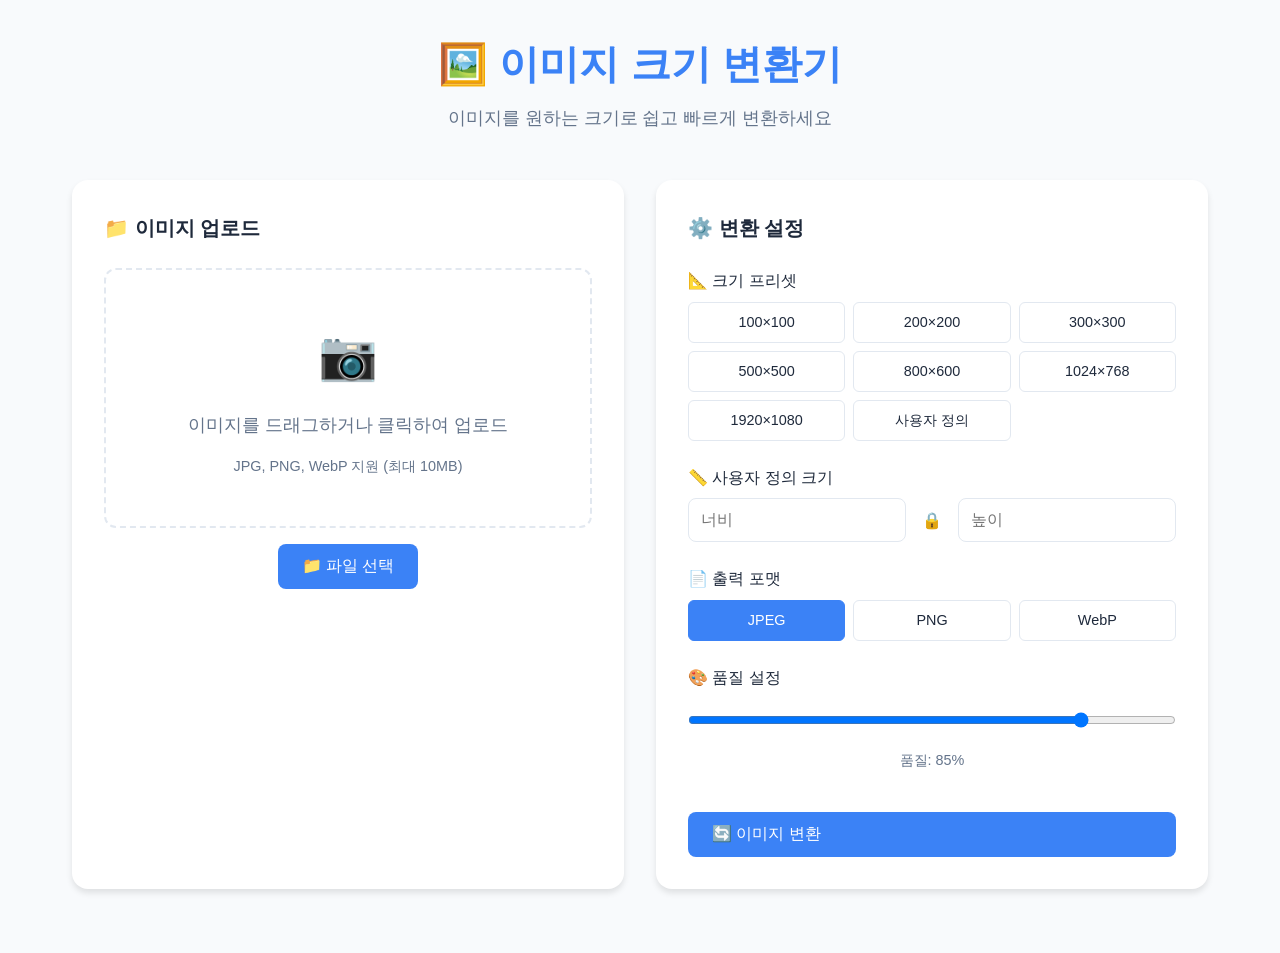
<file: image_resizer.html>
<!DOCTYPE html>
<html lang="ko">

<head>
    <meta charset="UTF-8">
    <meta name="viewport" content="width=device-width, initial-scale=1.0">
    <title>이미지 크기 변환기 - Image Resizer</title>
    <style>
        * {
            margin: 0;
            padding: 0;
            box-sizing: border-box;
        }

        :root {
            --primary: #3b82f6;
            --primary-dark: #2563eb;
            --secondary: #8b5cf6;
            --success: #10b981;
            --warning: #f59e0b;
            --error: #ef4444;
            --background: #f8fafc;
            --surface: #ffffff;
            --text: #1e293b;
            --text-muted: #64748b;
            --border: #e2e8f0;
            --shadow: rgba(0, 0, 0, 0.1);
        }

        body {
            font-family: 'Segoe UI', Tahoma, Geneva, Verdana, sans-serif;
            background: var(--background);
            color: var(--text);
            line-height: 1.6;
        }

        .container {
            max-width: 1200px;
            margin: 0 auto;
            padding: 2rem;
        }

        .header {
            text-align: center;
            margin-bottom: 3rem;
        }

        .header h1 {
            font-size: 2.5rem;
            font-weight: 700;
            color: var(--primary);
            margin-bottom: 0.5rem;
        }

        .header p {
            font-size: 1.1rem;
            color: var(--text-muted);
        }

        .main-content {
            display: grid;
            grid-template-columns: 1fr 1fr;
            gap: 2rem;
            margin-bottom: 2rem;
        }

        .upload-section {
            background: var(--surface);
            border-radius: 16px;
            padding: 2rem;
            box-shadow: 0 4px 6px var(--shadow);
        }

        .section-title {
            font-size: 1.25rem;
            font-weight: 600;
            margin-bottom: 1.5rem;
            color: var(--text);
        }

        .upload-area {
            border: 2px dashed var(--border);
            border-radius: 12px;
            padding: 3rem 2rem;
            text-align: center;
            transition: all 0.3s ease;
            cursor: pointer;
            position: relative;
            overflow: hidden;
        }

        .upload-area:hover,
        .upload-area.dragover {
            border-color: var(--primary);
            background: rgba(59, 130, 246, 0.05);
        }

        .upload-icon {
            font-size: 3rem;
            color: var(--primary);
            margin-bottom: 1rem;
        }

        .upload-text {
            font-size: 1.1rem;
            color: var(--text-muted);
            margin-bottom: 1rem;
        }

        .upload-hint {
            font-size: 0.9rem;
            color: var(--text-muted);
        }

        .file-input {
            display: none;
        }

        .btn {
            display: inline-flex;
            align-items: center;
            gap: 0.5rem;
            padding: 0.75rem 1.5rem;
            border: none;
            border-radius: 8px;
            font-size: 1rem;
            font-weight: 500;
            cursor: pointer;
            transition: all 0.3s ease;
            text-decoration: none;
        }

        .btn-primary {
            background: var(--primary);
            color: white;
        }

        .btn-primary:hover {
            background: var(--primary-dark);
            transform: translateY(-2px);
        }

        .btn-secondary {
            background: var(--border);
            color: var(--text);
        }

        .btn-secondary:hover {
            background: var(--text-muted);
            color: white;
        }

        .btn-success {
            background: var(--success);
            color: white;
        }

        .btn-success:hover {
            background: #059669;
        }

        .controls-section {
            background: var(--surface);
            border-radius: 16px;
            padding: 2rem;
            box-shadow: 0 4px 6px var(--shadow);
        }

        .control-group {
            margin-bottom: 1.5rem;
        }

        .control-label {
            display: block;
            font-weight: 500;
            margin-bottom: 0.5rem;
            color: var(--text);
        }

        .control-input {
            width: 100%;
            padding: 0.75rem;
            border: 1px solid var(--border);
            border-radius: 8px;
            font-size: 1rem;
            transition: border-color 0.3s ease;
        }

        .control-input:focus {
            outline: none;
            border-color: var(--primary);
            box-shadow: 0 0 0 3px rgba(59, 130, 246, 0.1);
        }

        .size-presets {
            display: grid;
            grid-template-columns: repeat(auto-fit, minmax(120px, 1fr));
            gap: 0.5rem;
            margin-bottom: 1rem;
        }

        .preset-btn {
            padding: 0.5rem 1rem;
            border: 1px solid var(--border);
            border-radius: 6px;
            background: white;
            cursor: pointer;
            text-align: center;
            font-size: 0.9rem;
            transition: all 0.3s ease;
        }

        .preset-btn:hover,
        .preset-btn.active {
            border-color: var(--primary);
            background: var(--primary);
            color: white;
        }

        .dimension-inputs {
            display: grid;
            grid-template-columns: 1fr auto 1fr;
            gap: 0.5rem;
            align-items: center;
        }

        .lock-icon {
            cursor: pointer;
            padding: 0.5rem;
            border-radius: 4px;
            transition: background 0.3s ease;
        }

        .lock-icon:hover {
            background: var(--border);
        }

        .lock-icon.locked {
            color: var(--primary);
        }

        .preview-section {
            grid-column: 1 / -1;
            background: var(--surface);
            border-radius: 16px;
            padding: 2rem;
            box-shadow: 0 4px 6px var(--shadow);
        }

        .preview-container {
            display: grid;
            grid-template-columns: 1fr 1fr;
            gap: 2rem;
        }

        .preview-box {
            border: 1px solid var(--border);
            border-radius: 12px;
            padding: 1.5rem;
            text-align: center;
            min-height: 300px;
            display: flex;
            flex-direction: column;
            align-items: center;
            justify-content: center;
        }

        .preview-title {
            font-weight: 600;
            margin-bottom: 1rem;
            color: var(--text);
        }

        .preview-image {
            max-width: 100%;
            max-height: 250px;
            object-fit: contain;
            border-radius: 8px;
        }

        .image-info {
            margin-top: 1rem;
            font-size: 0.9rem;
            color: var(--text-muted);
        }

        .progress-bar {
            width: 100%;
            height: 6px;
            background: var(--border);
            border-radius: 3px;
            overflow: hidden;
            margin: 1rem 0;
        }

        .progress-fill {
            height: 100%;
            background: var(--primary);
            width: 0%;
            transition: width 0.3s ease;
        }

        .download-section {
            text-align: center;
            margin-top: 2rem;
        }

        .hidden {
            display: none !important;
        }

        @media (max-width: 768px) {
            .container {
                padding: 1rem;
            }

            .main-content {
                grid-template-columns: 1fr;
            }

            .preview-container {
                grid-template-columns: 1fr;
            }

            .header h1 {
                font-size: 2rem;
            }

            .dimension-inputs {
                grid-template-columns: 1fr;
                gap: 1rem;
            }

            .size-presets {
                grid-template-columns: repeat(2, 1fr);
            }
        }

        .toast {
            position: fixed;
            top: 20px;
            right: 20px;
            padding: 1rem 1.5rem;
            border-radius: 8px;
            color: white;
            font-weight: 500;
            z-index: 1000;
            transform: translateX(400px);
            transition: transform 0.3s ease;
        }

        .toast.show {
            transform: translateX(0);
        }

        .toast.success {
            background: var(--success);
        }

        .toast.error {
            background: var(--error);
        }

        .format-selector {
            display: grid;
            grid-template-columns: repeat(auto-fit, minmax(80px, 1fr));
            gap: 0.5rem;
            margin-bottom: 1rem;
        }

        .format-btn {
            padding: 0.5rem;
            border: 1px solid var(--border);
            border-radius: 6px;
            background: white;
            cursor: pointer;
            text-align: center;
            font-size: 0.9rem;
            font-weight: 500;
            transition: all 0.3s ease;
        }

        .format-btn:hover,
        .format-btn.active {
            border-color: var(--primary);
            background: var(--primary);
            color: white;
        }
    </style>
</head>

<body>
    <div class="container">
        <div class="header">
            <h1>🖼️ 이미지 크기 변환기</h1>
            <p>이미지를 원하는 크기로 쉽고 빠르게 변환하세요</p>
        </div>

        <div class="main-content">
            <!-- 업로드 섹션 -->
            <div class="upload-section">
                <h2 class="section-title">📁 이미지 업로드</h2>
                <div class="upload-area" id="uploadArea">
                    <div class="upload-icon">📷</div>
                    <div class="upload-text">이미지를 드래그하거나 클릭하여 업로드</div>
                    <div class="upload-hint">JPG, PNG, WebP 지원 (최대 10MB)</div>
                    <input type="file" id="fileInput" class="file-input" accept="image/*">
                </div>
                <div style="margin-top: 1rem; text-align: center;">
                    <button class="btn btn-primary" onclick="document.getElementById('fileInput').click()">
                        📁 파일 선택
                    </button>
                </div>
            </div>

            <!-- 설정 섹션 -->
            <div class="controls-section">
                <h2 class="section-title">⚙️ 변환 설정</h2>

                <!-- 크기 프리셋 -->
                <div class="control-group">
                    <label class="control-label">📐 크기 프리셋</label>
                    <div class="size-presets">
                        <div class="preset-btn" data-width="100" data-height="100">100×100</div>
                        <div class="preset-btn" data-width="200" data-height="200">200×200</div>
                        <div class="preset-btn" data-width="300" data-height="300">300×300</div>
                        <div class="preset-btn" data-width="500" data-height="500">500×500</div>
                        <div class="preset-btn" data-width="800" data-height="600">800×600</div>
                        <div class="preset-btn" data-width="1024" data-height="768">1024×768</div>
                        <div class="preset-btn" data-width="1920" data-height="1080">1920×1080</div>
                        <div class="preset-btn" data-width="custom" data-height="custom">사용자 정의</div>
                    </div>
                </div>

                <!-- 사용자 정의 크기 -->
                <div class="control-group">
                    <label class="control-label">📏 사용자 정의 크기</label>
                    <div class="dimension-inputs">
                        <input type="number" id="widthInput" class="control-input" placeholder="너비" min="1" max="5000">
                        <div class="lock-icon locked" id="lockIcon" title="비율 고정">🔒</div>
                        <input type="number" id="heightInput" class="control-input" placeholder="높이" min="1" max="5000">
                    </div>
                </div>

                <!-- 출력 포맷 -->
                <div class="control-group">
                    <label class="control-label">📄 출력 포맷</label>
                    <div class="format-selector">
                        <div class="format-btn active" data-format="jpeg">JPEG</div>
                        <div class="format-btn" data-format="png">PNG</div>
                        <div class="format-btn" data-format="webp">WebP</div>
                    </div>
                </div>

                <!-- 품질 설정 -->
                <div class="control-group">
                    <label class="control-label">🎨 품질 설정</label>
                    <input type="range" id="qualitySlider" class="control-input" min="10" max="100" value="85"
                        style="margin-bottom: 0.5rem;">
                    <div style="text-align: center; font-size: 0.9rem; color: var(--text-muted);">
                        품질: <span id="qualityValue">85</span>%
                    </div>
                </div>

                <!-- 변환 버튼 -->
                <button class="btn btn-primary" id="resizeBtn" style="width: 100%; margin-top: 1rem;" disabled>
                    🔄 이미지 변환
                </button>
            </div>
        </div>

        <!-- 미리보기 섹션 -->
        <div class="preview-section hidden" id="previewSection">
            <h2 class="section-title">👁️ 미리보기</h2>
            <div class="preview-container">
                <div class="preview-box">
                    <div class="preview-title">원본 이미지</div>
                    <img id="originalPreview" class="preview-image" alt="원본 이미지">
                    <div class="image-info" id="originalInfo"></div>
                </div>
                <div class="preview-box">
                    <div class="preview-title">변환된 이미지</div>
                    <img id="resizedPreview" class="preview-image hidden" alt="변환된 이미지">
                    <div class="image-info" id="resizedInfo"></div>
                    <div class="progress-bar hidden" id="progressBar">
                        <div class="progress-fill" id="progressFill"></div>
                    </div>
                </div>
            </div>
            <div class="download-section hidden" id="downloadSection">
                <button class="btn btn-success" id="downloadBtn">
                    💾 다운로드
                </button>
            </div>
        </div>
    </div>

    <script>
        // 전역 변수
        let originalImage = null;
        let resizedImage = null;
        let aspectRatio = 1;
        let isLocked = true;
        let currentFormat = 'jpeg';

        // DOM 요소
        const uploadArea = document.getElementById('uploadArea');
        const fileInput = document.getElementById('fileInput');
        const widthInput = document.getElementById('widthInput');
        const heightInput = document.getElementById('heightInput');
        const lockIcon = document.getElementById('lockIcon');
        const qualitySlider = document.getElementById('qualitySlider');
        const qualityValue = document.getElementById('qualityValue');
        const resizeBtn = document.getElementById('resizeBtn');
        const previewSection = document.getElementById('previewSection');
        const originalPreview = document.getElementById('originalPreview');
        const resizedPreview = document.getElementById('resizedPreview');
        const originalInfo = document.getElementById('originalInfo');
        const resizedInfo = document.getElementById('resizedInfo');
        const progressBar = document.getElementById('progressBar');
        const progressFill = document.getElementById('progressFill');
        const downloadSection = document.getElementById('downloadSection');
        const downloadBtn = document.getElementById('downloadBtn');

        // 이벤트 리스너 설정
        function setupEventListeners() {
            // 파일 업로드
            fileInput.addEventListener('change', handleFileSelect);
            uploadArea.addEventListener('click', () => fileInput.click());
            uploadArea.addEventListener('dragover', handleDragOver);
            uploadArea.addEventListener('drop', handleDrop);
            uploadArea.addEventListener('dragenter', (e) => {
                e.preventDefault();
                uploadArea.classList.add('dragover');
            });
            uploadArea.addEventListener('dragleave', (e) => {
                e.preventDefault();
                uploadArea.classList.remove('dragover');
            });

            // 크기 입력
            widthInput.addEventListener('input', handleWidthChange);
            heightInput.addEventListener('input', handleHeightChange);
            lockIcon.addEventListener('click', toggleLock);

            // 프리셋 버튼
            document.querySelectorAll('.preset-btn').forEach(btn => {
                btn.addEventListener('click', () => handlePresetClick(btn));
            });

            // 포맷 선택
            document.querySelectorAll('.format-btn').forEach(btn => {
                btn.addEventListener('click', () => handleFormatClick(btn));
            });

            // 품질 슬라이더
            qualitySlider.addEventListener('input', () => {
                qualityValue.textContent = qualitySlider.value;
            });

            // 변환 버튼
            resizeBtn.addEventListener('click', handleResize);

            // 다운로드 버튼
            downloadBtn.addEventListener('click', handleDownload);
        }

        // 파일 선택 처리
        function handleFileSelect(e) {
            const file = e.target.files[0];
            if (file) {
                processFile(file);
            }
        }

        // 드래그 오버 처리
        function handleDragOver(e) {
            e.preventDefault();
        }

        // 드롭 처리
        function handleDrop(e) {
            e.preventDefault();
            uploadArea.classList.remove('dragover');
            const files = e.dataTransfer.files;
            if (files.length > 0) {
                processFile(files[0]);
            }
        }

        // 파일 처리
        function processFile(file) {
            // 파일 유효성 검사
            if (!file.type.startsWith('image/')) {
                showToast('이미지 파일만 업로드할 수 있습니다.', 'error');
                return;
            }

            if (file.size > 10 * 1024 * 1024) { // 10MB
                showToast('파일 크기는 10MB 이하여야 합니다.', 'error');
                return;
            }

            // 이미지 로드
            const reader = new FileReader();
            reader.onload = (e) => {
                const img = new Image();
                img.onload = () => {
                    originalImage = img;
                    aspectRatio = img.width / img.height;

                    // 미리보기 표시
                    originalPreview.src = e.target.result;
                    originalInfo.textContent = `${img.width} × ${img.height} px (${formatFileSize(file.size)})`;

                    // 기본 크기 설정
                    widthInput.value = img.width;
                    heightInput.value = img.height;

                    // UI 업데이트
                    previewSection.classList.remove('hidden');
                    resizeBtn.disabled = false;

                    showToast('이미지가 성공적으로 업로드되었습니다.', 'success');
                };
                img.src = e.target.result;
            };
            reader.readAsDataURL(file);
        }

        // 너비 변경 처리
        function handleWidthChange() {
            if (isLocked && originalImage) {
                const width = parseInt(widthInput.value);
                if (width > 0) {
                    heightInput.value = Math.round(width / aspectRatio);
                }
            }
        }

        // 높이 변경 처리
        function handleHeightChange() {
            if (isLocked && originalImage) {
                const height = parseInt(heightInput.value);
                if (height > 0) {
                    widthInput.value = Math.round(height * aspectRatio);
                }
            }
        }

        // 비율 고정 토글
        function toggleLock() {
            isLocked = !isLocked;
            lockIcon.textContent = isLocked ? '🔒' : '🔓';
            lockIcon.classList.toggle('locked', isLocked);
            lockIcon.title = isLocked ? '비율 고정' : '비율 해제';
        }

        // 프리셋 클릭 처리
        function handlePresetClick(btn) {
            // 활성 상태 업데이트
            document.querySelectorAll('.preset-btn').forEach(b => b.classList.remove('active'));
            btn.classList.add('active');

            const width = btn.dataset.width;
            const height = btn.dataset.height;

            if (width !== 'custom') {
                widthInput.value = width;
                heightInput.value = height;
            }
        }

        // 포맷 클릭 처리
        function handleFormatClick(btn) {
            document.querySelectorAll('.format-btn').forEach(b => b.classList.remove('active'));
            btn.classList.add('active');
            currentFormat = btn.dataset.format;
        }

        // 이미지 변환 처리
        function handleResize() {
            if (!originalImage) return;

            const width = parseInt(widthInput.value);
            const height = parseInt(heightInput.value);
            const quality = parseInt(qualitySlider.value) / 100;

            if (!width || !height || width <= 0 || height <= 0) {
                showToast('올바른 크기를 입력해주세요.', 'error');
                return;
            }

            // 진행 표시
            progressBar.classList.remove('hidden');
            resizedPreview.classList.add('hidden');
            downloadSection.classList.add('hidden');

            // 애니메이션 효과
            let progress = 0;
            const progressInterval = setInterval(() => {
                progress += 10;
                progressFill.style.width = progress + '%';
                if (progress >= 100) {
                    clearInterval(progressInterval);
                }
            }, 50);

            // 실제 리사이즈 처리
            setTimeout(() => {
                try {
                    const canvas = document.createElement('canvas');
                    const ctx = canvas.getContext('2d');

                    canvas.width = width;
                    canvas.height = height;

                    // 고품질 렌더링 설정
                    ctx.imageSmoothingEnabled = true;
                    ctx.imageSmoothingQuality = 'high';

                    // 이미지 그리기
                    ctx.drawImage(originalImage, 0, 0, width, height);

                    // 결과 이미지 생성
                    const mimeType = currentFormat === 'png' ? 'image/png' :
                        currentFormat === 'webp' ? 'image/webp' : 'image/jpeg';

                    const dataURL = canvas.toDataURL(mimeType, quality);

                    // 미리보기 업데이트
                    resizedPreview.src = dataURL;
                    resizedPreview.classList.remove('hidden');

                    // 파일 크기 계산 (추정)
                    const estimatedSize = Math.round(dataURL.length * 0.75);
                    resizedInfo.textContent = `${width} × ${height} px (약 ${formatFileSize(estimatedSize)})`;

                    // 다운로드 준비
                    resizedImage = dataURL;
                    downloadSection.classList.remove('hidden');
                    progressBar.classList.add('hidden');

                    showToast('이미지 변환이 완료되었습니다.', 'success');

                } catch (error) {
                    console.error('리사이즈 오류:', error);
                    showToast('이미지 변환 중 오류가 발생했습니다.', 'error');
                    progressBar.classList.add('hidden');
                }
            }, 500);
        }

        // 다운로드 처리
        function handleDownload() {
            if (!resizedImage) return;

            const link = document.createElement('a');
            link.download = `resized_image_${widthInput.value}x${heightInput.value}.${currentFormat === 'jpeg' ? 'jpg' : currentFormat}`;
            link.href = resizedImage;
            document.body.appendChild(link);
            link.click();
            document.body.removeChild(link);

            showToast('이미지가 다운로드되었습니다.', 'success');
        }

        // 파일 크기 포맷
        function formatFileSize(bytes) {
            if (bytes === 0) return '0 Bytes';
            const k = 1024;
            const sizes = ['Bytes', 'KB', 'MB', 'GB'];
            const i = Math.floor(Math.log(bytes) / Math.log(k));
            return parseFloat((bytes / Math.pow(k, i)).toFixed(2)) + ' ' + sizes[i];
        }

        // 토스트 메시지 표시
        function showToast(message, type = 'success') {
            const toast = document.createElement('div');
            toast.className = `toast ${type}`;
            toast.textContent = message;
            document.body.appendChild(toast);

            setTimeout(() => toast.classList.add('show'), 100);
            setTimeout(() => {
                toast.classList.remove('show');
                setTimeout(() => document.body.removeChild(toast), 300);
            }, 3000);
        }

        // 초기화
        document.addEventListener('DOMContentLoaded', setupEventListeners);
    </script>
</body>

</html>
</file>
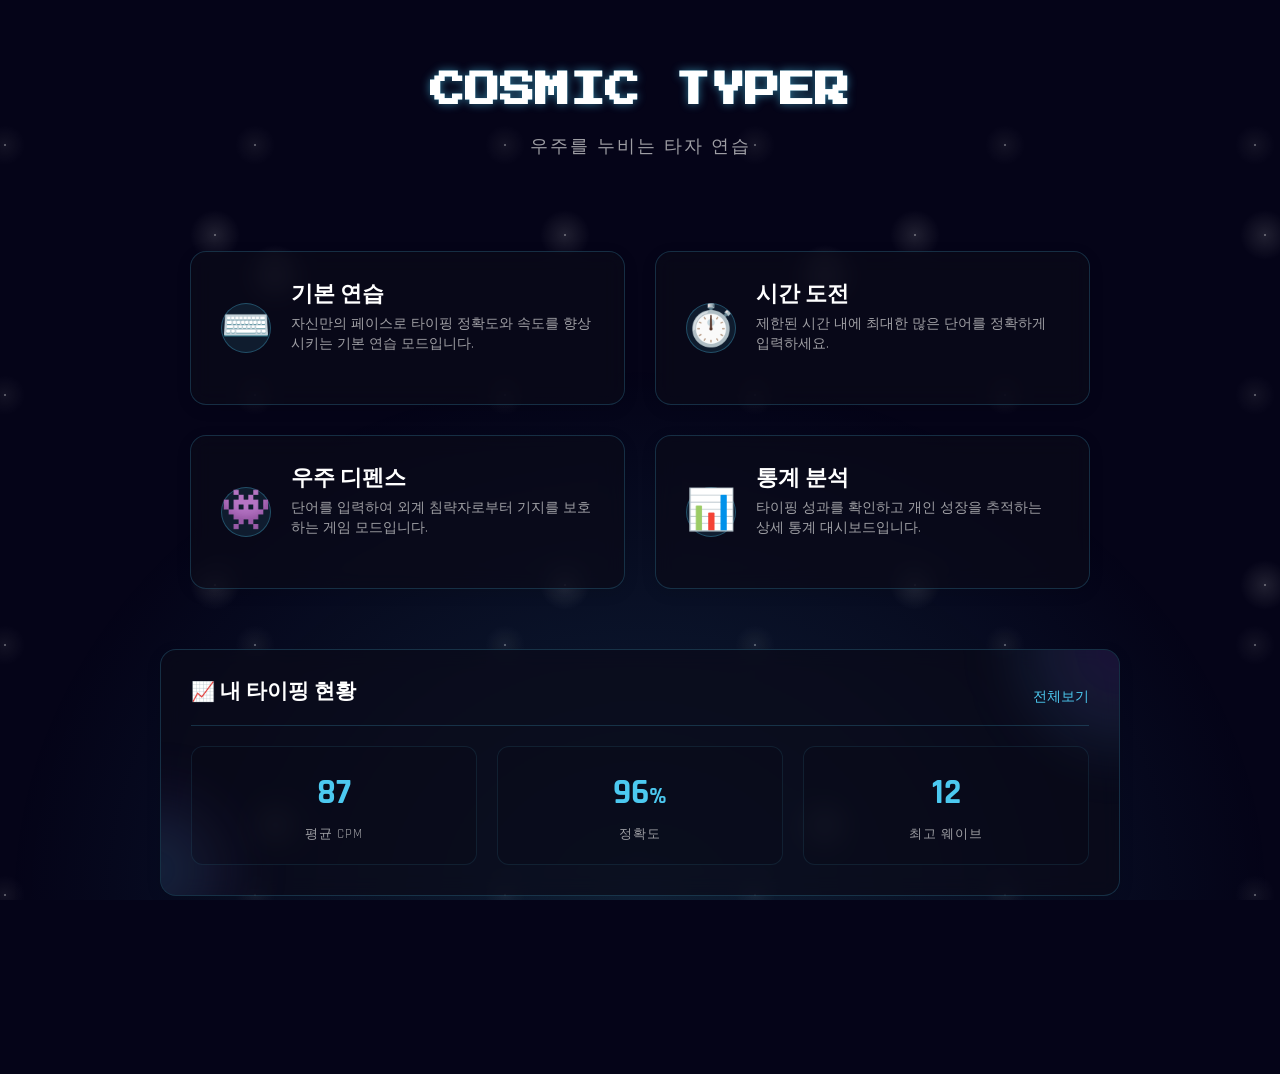
<file: main-page-new.html>
<!DOCTYPE html>
<html lang="ko">

<head>
    <meta charset="UTF-8">
    <meta name="viewport" content="width=device-width, initial-scale=1.0, maximum-scale=1.0, user-scalable=no">
    <title>우주 타자 - 메인</title>
    <link href="https://fonts.googleapis.com/css2?family=Rajdhani:wght@400;500;600;700&display=swap" rel="stylesheet">
    <link href="https://fonts.googleapis.com/css2?family=Press+Start+2P&display=swap" rel="stylesheet">
    <!-- 공통 CSS 파일 링크 (실제 경로로 수정해주세요) -->
    <link rel="stylesheet" href="css/common.css">
    <style>
        /* 페이지 전용 스타일 */

        /* 애니메이션 효과 */
        @keyframes float {

            0%,
            100% {
                transform: translateY(0);
            }

            50% {
                transform: translateY(-7px);
            }
        }

        @keyframes pulse {

            0%,
            100% {
                transform: scale(1);
            }

            50% {
                transform: scale(1.05);
            }
        }

        @keyframes shine {
            0% {
                background-position: -100% 0;
            }

            100% {
                background-position: 200% 0;
            }
        }

        /* 로고 및 헤더 스타일 */
        .app-header {
            text-align: center;
            margin: var(--spacing-xl) 0;
            position: relative;
        }

        .logo-container {
            position: relative;
            display: inline-block;
        }

        .app-logo {
            font-family: 'Press Start 2P', cursive;
            font-size: 2.2rem;
            margin-bottom: 12px;
            color: #fff;
            position: relative;
            animation: pulse 3s infinite ease-in-out;
            text-transform: uppercase;
        }

        .app-logo::after {
            content: 'COSMIC TYPER';
            position: absolute;
            left: 0;
            top: 0;
            color: var(--primary);
            z-index: -1;
            opacity: 0.7;
            text-shadow: 0 0 10px rgba(76, 201, 240, 0.8);
            animation: pulse 3s infinite ease-in-out alternate;
            text-transform: uppercase;
        }

        .app-tagline {
            font-size: 1.1rem;
            font-weight: 500;
            color: var(--text-secondary);
            letter-spacing: 2px;
            margin-top: var(--spacing-sm);
        }

        /* 메인 내비게이션 */
        .main-nav {
            width: 100%;
            max-width: 900px;
            margin: var(--spacing-lg) auto;
        }

        .mode-grid {
            display: grid;
            grid-template-columns: repeat(1, 1fr);
            gap: var(--spacing-md);
            margin-bottom: var(--spacing-lg);
        }

        @media (min-width: 768px) {
            .mode-grid {
                grid-template-columns: repeat(2, 1fr);
                gap: var(--spacing-lg);
            }
        }

        .mode-card {
            background: var(--card-bg);
            backdrop-filter: blur(10px);
            -webkit-backdrop-filter: blur(10px);
            border-radius: var(--border-radius-lg);
            border: 1px solid var(--border-color);
            box-shadow: var(--shadow-md);
            padding: var(--spacing-lg);
            display: flex;
            align-items: center;
            cursor: pointer;
            transition: all var(--transition-normal);
            overflow: hidden;
            position: relative;
            text-decoration: none;
            /* 링크 밑줄 제거 */
        }

        .mode-card:hover {
            border-color: var(--primary);
            box-shadow: var(--shadow-lg);
            transform: translateY(-5px);
        }

        .mode-card:hover::before {
            content: '';
            position: absolute;
            top: 0;
            width: 100%;
            height: 100%;
            background: linear-gradient(90deg,
                    transparent 0%,
                    rgba(255, 255, 255, 0.1) 50%,
                    transparent 100%);
            animation: shine 1.5s infinite;
            pointer-events: none;
        }

        .mode-icon {
            font-size: 2.5rem;
            color: var(--primary);
            margin-right: var(--spacing-md);
            flex-shrink: 0;
            width: 50px;
            height: 50px;
            display: flex;
            align-items: center;
            justify-content: center;
            background: rgba(76, 201, 240, 0.1);
            border-radius: 50%;
            border: 1px solid rgba(76, 201, 240, 0.3);
        }

        .mode-content {
            flex: 1;
        }

        .mode-title {
            font-size: 1.4rem;
            font-weight: 600;
            color: var(--text-primary);
            margin-bottom: var(--spacing-xs);
        }

        .mode-desc {
            font-size: 0.9rem;
            color: var(--text-secondary);
            line-height: 1.4;
        }

        /* 통계 컨테이너 */
        .stats-container {
            background: var(--card-bg);
            backdrop-filter: blur(10px);
            -webkit-backdrop-filter: blur(10px);
            border-radius: var(--border-radius-lg);
            border: 1px solid var(--border-color);
            box-shadow: var(--shadow-md);
            padding: var(--spacing-lg);
            margin-bottom: var(--spacing-lg);
            position: relative;
            overflow: hidden;
        }

        .stats-header {
            display: flex;
            justify-content: space-between;
            align-items: center;
            margin-bottom: var(--spacing-md);
            padding-bottom: var(--spacing-sm);
            border-bottom: 1px solid var(--border-color);
        }

        .stats-title {
            font-size: 1.3rem;
            font-weight: 600;
            color: var(--text-primary);
            display: flex;
            align-items: center;
            gap: var(--spacing-xs);
        }

        .stats-title-icon {
            font-size: 1.2rem;
            color: var(--primary);
        }

        .stats-view-all {
            font-size: 0.9rem;
            color: var(--primary);
            cursor: pointer;
            transition: all var(--transition-fast);
            text-decoration: none;
            /* 링크 밑줄 제거 */
        }

        .stats-view-all:hover {
            color: var(--primary-light);
            /* 밑줄 효과 제거 */
            /* text-decoration: underline; */
            opacity: 0.8;
            /* 대신 밝기를 조정 */
        }

        .stats-grid {
            display: grid;
            grid-template-columns: repeat(3, 1fr);
            gap: var(--spacing-md);
            position: relative;
            z-index: 1;
        }

        .stat-item {
            display: flex;
            flex-direction: column;
            align-items: center;
            text-align: center;
            padding: var(--spacing-md);
            background: rgba(10, 10, 25, 0.3);
            border-radius: var(--border-radius-md);
            transition: all var(--transition-fast);
            border: 1px solid rgba(76, 201, 240, 0.1);
        }

        .stat-item:hover {
            background: rgba(10, 10, 25, 0.5);
            transform: translateY(-3px);
            border-color: rgba(76, 201, 240, 0.3);
        }

        .stat-value {
            font-size: 2.2rem;
            font-weight: 700;
            color: var(--primary);
            margin-bottom: var(--spacing-xs);
        }

        .stat-label {
            font-size: 0.8rem;
            color: var(--text-secondary);
            text-transform: uppercase;
            letter-spacing: 1px;
        }

        /* 푸터 내비게이션 */
        .footer-nav {
            display: flex;
            justify-content: center;
            gap: var(--spacing-md);
            flex-wrap: wrap;
            margin-top: var(--spacing-lg);
            margin-bottom: var(--spacing-xl);
        }

        .footer-btn {
            background: transparent;
            border: 1px solid rgba(76, 201, 240, 0.3);
            border-radius: var(--border-radius-md);
            color: var(--text-primary);
            padding: 10px 20px;
            font-size: 0.9rem;
            cursor: pointer;
            transition: all var(--transition-normal);
            display: flex;
            align-items: center;
            gap: var(--spacing-xs);
            text-decoration: none;
            /* 링크 밑줄 제거 */
        }

        .footer-btn:hover {
            background: rgba(76, 201, 240, 0.1);
            border-color: var(--primary);
            transform: translateY(-2px);
        }

        .footer-btn-icon {
            font-size: 1.1rem;
            color: var(--primary);
        }

        /* 데코레이션 요소 */
        .planet-decoration {
            position: absolute;
            border-radius: 50%;
            filter: blur(30px);
            z-index: -1;
            animation: pulse 8s infinite ease-in-out alternate;
        }

        .planet-1 {
            top: -100px;
            right: -100px;
            width: 200px;
            height: 200px;
            background: radial-gradient(circle, rgba(123, 44, 191, 0.2) 0%, rgba(76, 201, 240, 0.1) 70%, transparent 100%);
        }

        .planet-2 {
            bottom: -50px;
            left: -80px;
            width: 150px;
            height: 150px;
            background: radial-gradient(circle, rgba(76, 201, 240, 0.2) 0%, rgba(123, 44, 191, 0.1) 70%, transparent 100%);
        }

        .space-objects {
            position: fixed;
            top: 0;
            left: 0;
            width: 100%;
            height: 100%;
            pointer-events: none;
            z-index: -1;
        }

        .space-object {
            position: absolute;
            font-size: 1.5rem;
            opacity: 0.7;
            animation: float 15s infinite linear;
        }

        .asteroid {
            top: 15%;
            left: -50px;
            animation-duration: 25s;
        }

        .rocket {
            top: 70%;
            left: -50px;
            animation-duration: 18s;
            animation-delay: -5s;
        }

        .ufo {
            top: 40%;
            right: -50px;
            animation-duration: 30s;
            animation-delay: -10s;
            animation-direction: reverse;
        }

        @keyframes float {
            from {
                transform: translateX(-50px) rotate(5deg);
            }

            to {
                transform: translateX(calc(100vw + 50px)) rotate(5deg);
            }
        }

        /* 반응형 조정 */
        @media (max-width: 768px) {
            .app-logo {
                font-size: 1.8rem;
            }

            .app-tagline {
                font-size: 1rem;
            }

            .stats-grid {
                grid-template-columns: repeat(3, 1fr);
                gap: var(--spacing-sm);
            }

            .stat-item {
                padding: var(--spacing-sm);
            }

            .stat-value {
                font-size: 1.8rem;
            }

            .footer-nav {
                flex-direction: column;
                align-items: center;
                gap: var(--spacing-sm);
            }

            .footer-btn {
                width: 80%;
                justify-content: center;
            }
        }

        @media (max-width: 480px) {
            .stats-grid {
                grid-template-columns: repeat(2, 1fr);
            }

            .mode-card {
                padding: var(--spacing-md);
            }

            .mode-icon {
                font-size: 2rem;
                width: 40px;
                height: 40px;
            }

            .mode-title {
                font-size: 1.2rem;
            }

            .mode-desc {
                font-size: 0.8rem;
            }
        }
    </style>
</head>

<body>
    <!-- 별 배경 -->
    <div class="starfield"></div>
    <div class="gradient-bg"></div>

    <!-- 우주 물체 데코레이션 -->
    <div class="space-objects">
        <div class="space-object asteroid">☄️</div>
        <div class="space-object rocket">🚀</div>
        <div class="space-object ufo">🛸</div>
    </div>

    <!-- 앱 컨테이너 -->
    <div class="container flex flex-col" style="min-height: 100vh;">
        <!-- 앱 헤더 -->
        <header class="app-header">
            <div class="logo-container">
                <h1 class="app-logo">COSMIC TYPER</h1>
            </div>
            <p class="app-tagline">우주를 누비는 타자 연습</p>
        </header>

        <!-- 메인 내비게이션 -->
        <nav class="main-nav">
            <div class="mode-grid">
                <!-- 기본 연습 -->
                <a href="basic_practice.html" class="mode-card">
                    <div class="mode-icon">⌨️</div>
                    <div class="mode-content">
                        <h2 class="mode-title">기본 연습</h2>
                        <p class="mode-desc">자신만의 페이스로 타이핑 정확도와 속도를 향상시키는 기본 연습 모드입니다.</p>
                    </div>
                </a>

                <!-- 시간 도전 -->
                <a href="time_challenge.html" class="mode-card">
                    <div class="mode-icon">⏱️</div>
                    <div class="mode-content">
                        <h2 class="mode-title">시간 도전</h2>
                        <p class="mode-desc">제한된 시간 내에 최대한 많은 단어를 정확하게 입력하세요.</p>
                    </div>
                </a>

                <!-- 우주 디펜스 -->
                <a href="space_defense.html" class="mode-card">
                    <div class="mode-icon">👾</div>
                    <div class="mode-content">
                        <h2 class="mode-title">우주 디펜스</h2>
                        <p class="mode-desc">단어를 입력하여 외계 침략자로부터 기지를 보호하는 게임 모드입니다.</p>
                    </div>
                </a>

                <!-- 통계 분석 -->
                <a href="stats.html" class="mode-card">
                    <div class="mode-icon">📊</div>
                    <div class="mode-content">
                        <h2 class="mode-title">통계 분석</h2>
                        <p class="mode-desc">타이핑 성과를 확인하고 개인 성장을 추적하는 상세 통계 대시보드입니다.</p>
                    </div>
                </a>
            </div>
        </nav>

        <!-- 통계 요약 -->
        <div class="stats-container">
            <div class="planet-decoration planet-1"></div>
            <div class="planet-decoration planet-2"></div>

            <div class="stats-header">
                <h2 class="stats-title">
                    <span class="stats-title-icon">📈</span>
                    내 타이핑 현황
                </h2>
                <a href="stats.html" class="stats-view-all">전체보기</a>
            </div>

            <div class="stats-grid">
                <div class="stat-item">
                    <div class="stat-value">87</div>
                    <div class="stat-label">평균 CPM</div>
                </div>

                <div class="stat-item">
                    <div class="stat-value">96<span style="font-size: 1.5rem;">%</span></div>
                    <div class="stat-label">정확도</div>
                </div>

                <div class="stat-item">
                    <div class="stat-value">12</div>
                    <div class="stat-label">최고 웨이브</div>
                </div>
            </div>
        </div>

        <!-- 푸터 내비게이션 -->
        <div class="footer-nav">
            <a href="settings.html" class="footer-btn">
                <span class="footer-btn-icon">⚙️</span>
                설정
            </a>
            <a href="word_sets.html" class="footer-btn">
                <span class="footer-btn-icon">📝</span>
                단어 세트
            </a>
            <a href="help.html" class="footer-btn">
                <span class="footer-btn-icon">❓</span>
                도움말
            </a>
        </div>
    </div>

    <script>
        // 페이지 로드 시 실행
        document.addEventListener('DOMContentLoaded', function () {
            // 통계 데이터 불러오기 (실제 앱에서는 localStorage 또는 API에서 로드)
            loadUserStats();

            // 애니메이션 모드 설정 (모바일 배터리 절약)
            adjustAnimations();

            // 반응형 화면 크기 조정 이벤트
            window.addEventListener('resize', adjustAnimations);
        });

        // 사용자 통계 불러오기 (데모 기능)
        function loadUserStats() {
            // 실제 앱에서는 localStorage 또는 API에서 데이터 불러오기
            // 여기서는 하드코딩된 값 사용
            const stats = {
                averageCPM: 87,
                accuracy: 96,
                highestWave: 12
            };

            // 통계 요소 업데이트 (이미 HTML에 하드코딩되어 있으므로 생략)
        }

        // 애니메이션 조정 (모바일 디바이스에서 성능 최적화)
        function adjustAnimations() {
            const isMobile = window.innerWidth < 768;
            const spaceObjects = document.querySelectorAll('.space-object');

            // 모바일에서는 애니메이션 효과 감소
            if (isMobile) {
                spaceObjects.forEach(obj => {
                    obj.style.animationDuration = '30s'; // 더 느린 애니메이션
                });
            } else {
                // 각 객체의 원래 애니메이션 속도 복원
                const speeds = {
                    'asteroid': '25s',
                    'rocket': '18s',
                    'ufo': '30s'
                };

                spaceObjects.forEach(obj => {
                    for (const className in speeds) {
                        if (obj.classList.contains(className)) {
                            obj.style.animationDuration = speeds[className];
                            break;
                        }
                    }
                });
            }
        }
    </script>
</body>

</html>
</file>
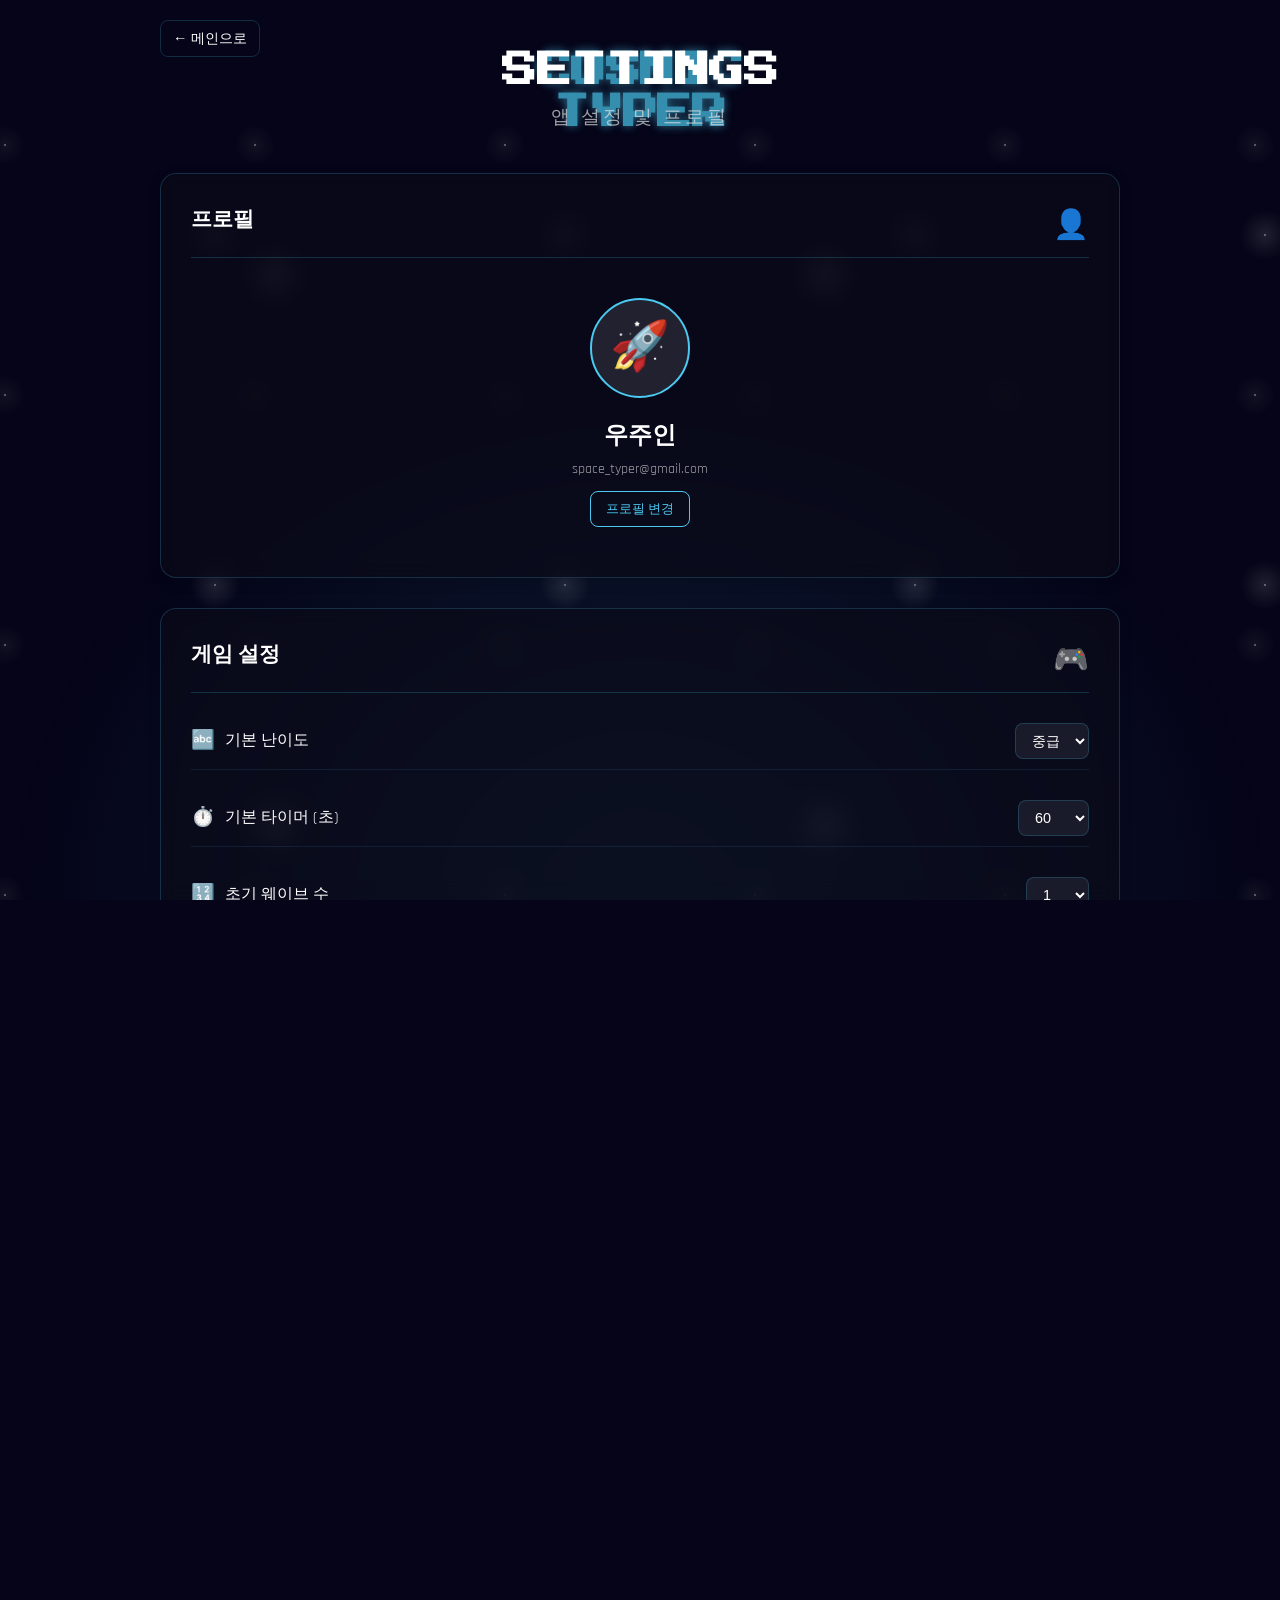
<file: settings-page.html>
<!DOCTYPE html>
<html lang="ko">

<head>
    <meta charset="UTF-8">
    <meta name="viewport" content="width=device-width, initial-scale=1.0, maximum-scale=1.0, user-scalable=no">
    <title>우주 타자 - 설정</title>
    <link href="https://fonts.googleapis.com/css2?family=Rajdhani:wght@400;500;600;700&display=swap" rel="stylesheet">
    <link href="https://fonts.googleapis.com/css2?family=Press+Start+2P&display=swap" rel="stylesheet">
    <!-- 공통 CSS 파일 링크 (실제 경로로 수정해주세요) -->
    <link rel="stylesheet" href="css/common.css">
    <style>
        /* 페이지 전용 스타일 */
        .settings-container {
            display: flex;
            flex-direction: column;
            gap: var(--spacing-lg);
            margin-bottom: var(--spacing-lg);
        }

        .settings-card {
            background: var(--card-bg);
            backdrop-filter: blur(10px);
            -webkit-backdrop-filter: blur(10px);
            border-radius: var(--border-radius-lg);
            padding: var(--spacing-lg);
            border: 1px solid var(--border-color);
            box-shadow: var(--shadow-md);
        }

        .settings-header {
            display: flex;
            justify-content: space-between;
            align-items: center;
            margin-bottom: var(--spacing-md);
            padding-bottom: var(--spacing-sm);
            border-bottom: 1px solid var(--border-color);
        }

        .settings-title {
            font-size: 1.3rem;
            font-weight: 600;
            color: var(--text-primary);
        }

        .settings-icon {
            font-size: 1.8rem;
            color: var(--primary);
        }

        .settings-list {
            display: flex;
            flex-direction: column;
            gap: var(--spacing-md);
        }

        .settings-item {
            display: flex;
            justify-content: space-between;
            align-items: center;
            padding: var(--spacing-sm) 0;
            border-bottom: 1px solid rgba(76, 201, 240, 0.1);
        }

        .settings-item:last-child {
            border-bottom: none;
        }

        .settings-label {
            font-size: 1rem;
            color: var(--text-primary);
            display: flex;
            align-items: center;
            gap: var(--spacing-sm);
        }

        .settings-label-icon {
            font-size: 1.2rem;
            color: var(--primary);
        }

        .settings-control {
            display: flex;
            align-items: center;
            gap: var(--spacing-sm);
        }

        .settings-select {
            background: rgba(255, 255, 255, 0.07);
            border: 1px solid var(--border-color);
            border-radius: var(--border-radius-sm);
            color: var(--text-primary);
            padding: 8px 12px;
            font-size: 0.9rem;
            cursor: pointer;
            outline: none;
            transition: all var(--transition-fast);
        }

        .settings-select:focus {
            border-color: var(--primary);
            box-shadow: 0 0 0 2px rgba(76, 201, 240, 0.2);
        }

        .settings-checkbox {
            appearance: none;
            -webkit-appearance: none;
            width: 44px;
            height: 24px;
            border-radius: 12px;
            background: rgba(255, 255, 255, 0.1);
            border: 1px solid var(--border-color);
            position: relative;
            cursor: pointer;
            transition: all var(--transition-fast);
        }

        .settings-checkbox::before {
            content: '';
            position: absolute;
            top: 2px;
            left: 2px;
            width: 18px;
            height: 18px;
            border-radius: 50%;
            background: var(--text-secondary);
            transition: all var(--transition-fast);
        }

        .settings-checkbox:checked {
            background: var(--primary);
            border-color: var(--primary-dark);
        }

        .settings-checkbox:checked::before {
            left: 22px;
            background: white;
        }

        .settings-range {
            appearance: none;
            -webkit-appearance: none;
            width: 150px;
            height: 6px;
            background: rgba(255, 255, 255, 0.1);
            border-radius: 3px;
            outline: none;
        }

        .settings-range::-webkit-slider-thumb {
            appearance: none;
            -webkit-appearance: none;
            width: 16px;
            height: 16px;
            border-radius: 50%;
            background: var(--primary);
            cursor: pointer;
        }

        .settings-range::-moz-range-thumb {
            width: 16px;
            height: 16px;
            border-radius: 50%;
            background: var(--primary);
            cursor: pointer;
            border: none;
        }

        .settings-range-value {
            font-size: 0.9rem;
            color: var(--text-secondary);
            width: 30px;
            text-align: right;
        }

        .theme-options {
            display: flex;
            gap: var(--spacing-sm);
        }

        .theme-option {
            width: 30px;
            height: 30px;
            border-radius: 50%;
            cursor: pointer;
            border: 2px solid transparent;
            transition: all var(--transition-fast);
        }

        .theme-option.active {
            border-color: white;
            box-shadow: 0 0 10px rgba(255, 255, 255, 0.5);
        }

        .theme-cosmic {
            background: linear-gradient(135deg, #0c0a1f 0%, #1a1a2e 100%);
        }

        .theme-neon {
            background: linear-gradient(135deg, #2b0a3d 0%, #4a0a5e 100%);
        }

        .theme-sunset {
            background: linear-gradient(135deg, #2a0845 0%, #6441a5 100%);
        }

        .theme-ocean {
            background: linear-gradient(135deg, #141e30 0%, #243b55 100%);
        }

        .save-btn-container {
            text-align: center;
            margin-top: var(--spacing-lg);
        }

        .save-button {
            background: var(--primary);
            color: var(--background);
            font-weight: 600;
            border: none;
            padding: 12px 25px;
            border-radius: var(--border-radius-md);
            cursor: pointer;
            transition: all var(--transition-normal);
            font-size: 1rem;
            box-shadow: 0 4px 10px rgba(76, 201, 240, 0.3);
        }

        .save-button:hover {
            background: var(--primary-dark);
            box-shadow: 0 6px 15px rgba(76, 201, 240, 0.4);
        }

        .save-button:active {
            transform: translateY(2px);
            box-shadow: 0 2px 5px rgba(76, 201, 240, 0.3);
        }

        .profile-section {
            display: flex;
            flex-direction: column;
            align-items: center;
            padding: var(--spacing-md) 0;
        }

        .profile-picture {
            width: 100px;
            height: 100px;
            border-radius: 50%;
            background: rgba(255, 255, 255, 0.1);
            display: flex;
            align-items: center;
            justify-content: center;
            font-size: 3rem;
            margin-bottom: var(--spacing-md);
            border: 2px solid var(--primary);
            overflow: hidden;
        }

        .profile-info {
            display: flex;
            flex-direction: column;
            align-items: center;
            gap: var(--spacing-xs);
        }

        .profile-name {
            font-size: 1.5rem;
            font-weight: 600;
            color: var(--text-primary);
        }

        .profile-email {
            font-size: 0.9rem;
            color: var(--text-secondary);
        }

        .profile-btn {
            margin-top: var(--spacing-sm);
            background: transparent;
            border: 1px solid var(--primary);
            color: var(--primary);
            padding: 8px 15px;
            border-radius: var(--border-radius-sm);
            cursor: pointer;
            transition: all var(--transition-normal);
        }

        .profile-btn:hover {
            background: rgba(76, 201, 240, 0.1);
        }

        .nav-buttons {
            position: absolute;
            top: var(--spacing-md);
            left: var(--spacing-md);
            z-index: 5;
        }

        .back-btn {
            display: flex;
            align-items: center;
            gap: 5px;
            background: transparent;
            border: 1px solid var(--border-color);
            border-radius: var(--border-radius-sm);
            color: var(--text-primary);
            padding: 8px 12px;
            font-size: 0.9rem;
            cursor: pointer;
            transition: all var(--transition-normal);
        }

        .back-btn:hover {
            background: rgba(76, 201, 240, 0.1);
            border-color: var(--primary);
        }
    </style>
</head>

<body>
    <!-- 별 배경 -->
    <div class="starfield"></div>
    <div class="gradient-bg"></div>

    <!-- 앱 컨테이너 -->
    <div class="container flex flex-col" style="min-height: 100vh;">
        <!-- 네비게이션 버튼 -->
        <div class="nav-buttons">
            <button class="back-btn" onclick="window.location.href='index.html'">
                ← 메인으로
            </button>
        </div>

        <!-- 페이지 헤더 -->
        <div class="text-center my-md">
            <h1 class="logo">SETTINGS</h1>
            <p class="tagline">앱 설정 및 프로필</p>
        </div>

        <!-- 설정 컨테이너 -->
        <div class="settings-container">
            <!-- 프로필 카드 -->
            <div class="settings-card">
                <div class="settings-header">
                    <h2 class="settings-title">프로필</h2>
                    <div class="settings-icon">👤</div>
                </div>
                <div class="profile-section">
                    <div class="profile-picture">
                        🚀
                    </div>
                    <div class="profile-info">
                        <div class="profile-name">우주인</div>
                        <div class="profile-email">space_typer@gmail.com</div>
                    </div>
                    <button class="profile-btn">프로필 변경</button>
                </div>
            </div>

            <!-- 게임 설정 카드 -->
            <div class="settings-card">
                <div class="settings-header">
                    <h2 class="settings-title">게임 설정</h2>
                    <div class="settings-icon">🎮</div>
                </div>
                <div class="settings-list">
                    <div class="settings-item">
                        <div class="settings-label">
                            <span class="settings-label-icon">🔤</span>
                            기본 난이도
                        </div>
                        <div class="settings-control">
                            <select class="settings-select" id="difficulty-select">
                                <option value="easy">초급</option>
                                <option value="medium" selected>중급</option>
                                <option value="hard">고급</option>
                            </select>
                        </div>
                    </div>
                    <div class="settings-item">
                        <div class="settings-label">
                            <span class="settings-label-icon">⏱️</span>
                            기본 타이머 (초)
                        </div>
                        <div class="settings-control">
                            <select class="settings-select" id="timer-select">
                                <option value="30">30</option>
                                <option value="60" selected>60</option>
                                <option value="120">120</option>
                                <option value="300">300</option>
                            </select>
                        </div>
                    </div>
                    <div class="settings-item">
                        <div class="settings-label">
                            <span class="settings-label-icon">🔢</span>
                            초기 웨이브 수
                        </div>
                        <div class="settings-control">
                            <select class="settings-select" id="wave-select">
                                <option value="1" selected>1</option>
                                <option value="3">3</option>
                                <option value="5">5</option>
                                <option value="10">10</option>
                            </select>
                        </div>
                    </div>
                    <div class="settings-item">
                        <div class="settings-label">
                            <span class="settings-label-icon">🔁</span>
                            자동 웨이브 진행
                        </div>
                        <div class="settings-control">
                            <input type="checkbox" class="settings-checkbox" id="auto-wave-checkbox" checked>
                        </div>
                    </div>
                </div>
            </div>

            <!-- 앱 설정 카드 -->
            <div class="settings-card">
                <div class="settings-header">
                    <h2 class="settings-title">앱 설정</h2>
                    <div class="settings-icon">⚙️</div>
                </div>
                <div class="settings-list">
                    <div class="settings-item">
                        <div class="settings-label">
                            <span class="settings-label-icon">🎨</span>
                            테마
                        </div>
                        <div class="settings-control">
                            <div class="theme-options">
                                <div class="theme-option theme-cosmic active" data-theme="cosmic"></div>
                                <div class="theme-option theme-neon" data-theme="neon"></div>
                                <div class="theme-option theme-sunset" data-theme="sunset"></div>
                                <div class="theme-option theme-ocean" data-theme="ocean"></div>
                            </div>
                        </div>
                    </div>
                    <div class="settings-item">
                        <div class="settings-label">
                            <span class="settings-label-icon">🔊</span>
                            효과음
                        </div>
                        <div class="settings-control">
                            <input type="checkbox" class="settings-checkbox" id="sound-checkbox" checked>
                        </div>
                    </div>
                    <div class="settings-item">
                        <div class="settings-label">
                            <span class="settings-label-icon">🔈</span>
                            음량
                        </div>
                        <div class="settings-control">
                            <input type="range" class="settings-range" id="volume-range" min="0" max="100" value="80">
                            <span class="settings-range-value" id="volume-value">80%</span>
                        </div>
                    </div>
                    <div class="settings-item">
                        <div class="settings-label">
                            <span class="settings-label-icon">📱</span>
                            진동
                        </div>
                        <div class="settings-control">
                            <input type="checkbox" class="settings-checkbox" id="vibration-checkbox" checked>
                        </div>
                    </div>
                    <div class="settings-item">
                        <div class="settings-label">
                            <span class="settings-label-icon">💾</span>
                            자동 저장
                        </div>
                        <div class="settings-control">
                            <input type="checkbox" class="settings-checkbox" id="autosave-checkbox" checked>
                        </div>
                    </div>
                    <div class="settings-item">
                        <div class="settings-label">
                            <span class="settings-label-icon">🔄</span>
                            자동 동기화
                        </div>
                        <div class="settings-control">
                            <input type="checkbox" class="settings-checkbox" id="autosync-checkbox" checked>
                        </div>
                    </div>
                </div>
            </div>

            <!-- 데이터 및 개인정보 카드 -->
            <div class="settings-card">
                <div class="settings-header">
                    <h2 class="settings-title">데이터 및 개인정보</h2>
                    <div class="settings-icon">🔒</div>
                </div>
                <div class="settings-list">
                    <div class="settings-item">
                        <div class="settings-label">
                            <span class="settings-label-icon">🗑️</span>
                            통계 데이터 초기화
                        </div>
                        <div class="settings-control">
                            <button class="btn btn-outline" id="reset-stats-btn">초기화</button>
                        </div>
                    </div>
                    <div class="settings-item">
                        <div class="settings-label">
                            <span class="settings-label-icon">📊</span>
                            통계 내보내기
                        </div>
                        <div class="settings-control">
                            <button class="btn btn-outline" id="export-stats-btn">내보내기</button>
                        </div>
                    </div>
                    <div class="settings-item">
                        <div class="settings-label">
                            <span class="settings-label-icon">🔔</span>
                            알림 허용
                        </div>
                        <div class="settings-control">
                            <input type="checkbox" class="settings-checkbox" id="notifications-checkbox" checked>
                        </div>
                    </div>
                    <div class="settings-item">
                        <div class="settings-label">
                            <span class="settings-label-icon">📝</span>
                            사용 데이터 수집 허용
                        </div>
                        <div class="settings-control">
                            <input type="checkbox" class="settings-checkbox" id="analytics-checkbox" checked>
                        </div>
                    </div>
                </div>
            </div>

            <!-- 저장 버튼 -->
            <div class="save-btn-container">
                <button class="save-button" id="save-settings-btn">모든 설정 저장</button>
            </div>
        </div>
    </div>

    <script>
        // 볼륨 슬라이더 값 표시 업데이트
        const volumeRange = document.getElementById('volume-range');
        const volumeValue = document.getElementById('volume-value');

        volumeRange.addEventListener('input', function () {
            volumeValue.textContent = this.value + '%';
        });

        // 테마 선택
        const themeOptions = document.querySelectorAll('.theme-option');

        themeOptions.forEach(option => {
            option.addEventListener('click', function () {
                // 모든 옵션에서 active 클래스 제거
                themeOptions.forEach(opt => opt.classList.remove('active'));

                // 클릭된 옵션에 active 클래스 추가
                this.classList.add('active');

                // 테마 변경 로직 (실제 구현 시 여기에 CSS 변수 업데이트 코드 추가)
                const selectedTheme = this.dataset.theme;
                console.log('Selected theme:', selectedTheme);

                // 예시: 알림 표시
                showNotification(`${selectedTheme} 테마로 변경되었습니다.`);
            });
        });

        // 설정 저장 버튼
        document.getElementById('save-settings-btn').addEventListener('click', function () {
            // 설정 저장 로직 (실제 구현 시 localStorage나 서버 저장 코드 추가)
            showNotification('모든 설정이 저장되었습니다.');
        });

        // 통계 초기화 버튼
        document.getElementById('reset-stats-btn').addEventListener('click', function () {
            if (confirm('정말로 모든 통계 데이터를 초기화하시겠습니까? 이 작업은 되돌릴 수 없습니다.')) {
                // 통계 초기화 로직
                showNotification('모든 통계가 초기화되었습니다.');
            }
        });

        // 통계 내보내기 버튼
        document.getElementById('export-stats-btn').addEventListener('click', function () {
            // 통계 내보내기 로직
            showNotification('통계 데이터가 내보내기되었습니다.');
        });

        // 알림 표시 함수
        function showNotification(message) {
            // 이미 표시된 알림이 있으면 제거
            const existingNotification = document.querySelector('.notification');
            if (existingNotification) {
                existingNotification.remove();
            }

            // 새 알림 요소 생성
            const notification = document.createElement('div');
            notification.className = 'notification';
            notification.style.position = 'fixed';
            notification.style.bottom = '20px';
            notification.style.left = '50%';
            notification.style.transform = 'translateX(-50%)';
            notification.style.backgroundColor = 'rgba(76, 201, 240, 0.9)';
            notification.style.color = 'white';
            notification.style.padding = '10px 20px';
            notification.style.borderRadius = '5px';
            notification.style.boxShadow = '0 3px 10px rgba(0, 0, 0, 0.2)';
            notification.style.zIndex = '1000';
            notification.textContent = message;

            // 문서에 알림 추가
            document.body.appendChild(notification);

            // 3초 후 알림 자동 제거
            setTimeout(() => {
                notification.style.opacity = '0';
                notification.style.transition = 'opacity 0.5s ease';
                setTimeout(() => notification.remove(), 500);
            }, 3000);
        }

        // 페이지 로드 시 기존 설정 불러오기
        window.addEventListener('load', function () {
            // 여기에 로컬 스토리지 등에서 설정을 불러와 UI에 반영하는 코드가 들어갈 수 있음
        });
    </script>
</body>

</html>
</file>
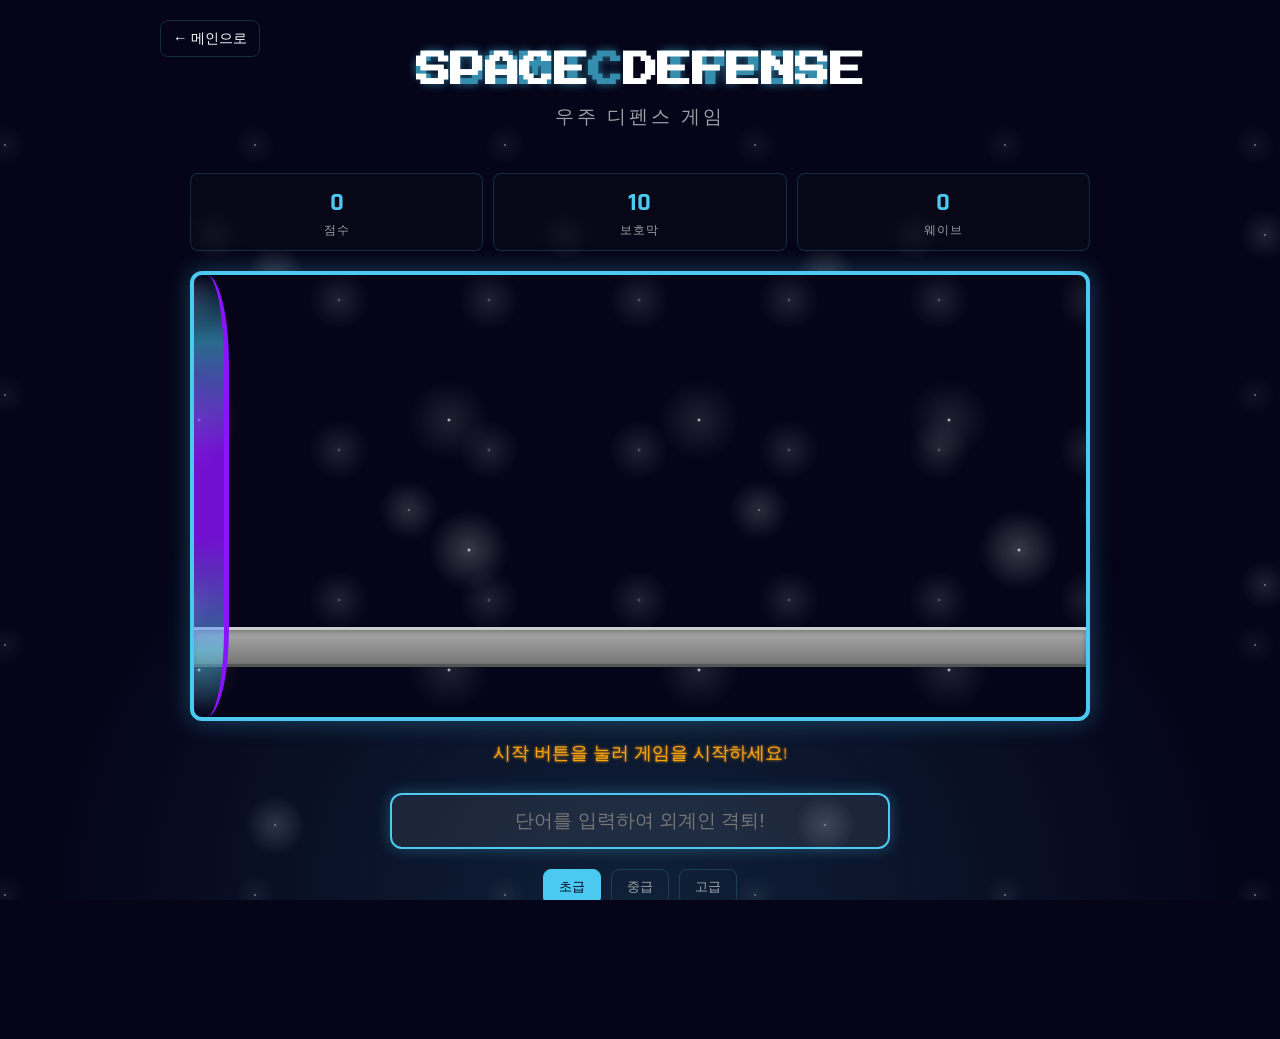
<file: space-defense-game.html>
<!DOCTYPE html>
<html lang="ko">

<head>
    <meta charset="UTF-8">
    <meta name="viewport" content="width=device-width, initial-scale=1.0, maximum-scale=1.0, user-scalable=no">
    <title>우주 타자 - 우주 디펜스</title>
    <link href="https://fonts.googleapis.com/css2?family=Rajdhani:wght@400;500;600;700&display=swap" rel="stylesheet">
    <link href="https://fonts.googleapis.com/css2?family=Press+Start+2P&display=swap" rel="stylesheet">
    <!-- 공통 CSS 파일 링크 (실제 경로로 수정해주세요) -->
    <link rel="stylesheet" href="css/common.css">
    <style>
        /* 페이지 전용 스타일 */
        .game-header {
            display: flex;
            justify-content: space-between;
            align-items: center;
            width: 100%;
            max-width: 900px;
            margin: 0 auto var(--spacing-md) auto;
        }

        .game-stats {
            display: grid;
            grid-template-columns: repeat(3, 1fr);
            gap: var(--spacing-sm);
            width: 100%;
        }

        .game-stat {
            background: rgba(10, 10, 25, 0.6);
            backdrop-filter: blur(5px);
            -webkit-backdrop-filter: blur(5px);
            border-radius: var(--border-radius-sm);
            padding: var(--spacing-sm) var(--spacing-md);
            text-align: center;
            border: 1px solid var(--border-color);
        }

        .game-stat-value {
            font-size: 1.6rem;
            font-weight: 700;
            color: var(--primary);
        }

        .game-stat-label {
            font-size: 0.75rem;
            color: var(--text-secondary);
            text-transform: uppercase;
            letter-spacing: 1px;
        }

        .game-world {
            position: relative;
            width: 100%;
            max-width: 900px;
            height: 450px;
            margin: 0 auto var(--spacing-md) auto;
            background-color: var(--background);
            border: 4px solid var(--primary);
            border-radius: var(--border-radius-md);
            overflow: hidden;
            box-shadow: 0 0 25px rgba(76, 209, 255, 0.3);

            /* Starry background */
            background-image:
                radial-gradient(white, rgba(255, 255, 255, .2) 2px, transparent 40px),
                radial-gradient(white, rgba(255, 255, 255, .15) 1px, transparent 30px),
                radial-gradient(white, rgba(255, 255, 255, .1) 2px, transparent 40px),
                radial-gradient(rgba(255, 255, 255, .4), rgba(255, 255, 255, .1) 2px, transparent 30px);
            background-size: 550px 550px, 350px 350px, 250px 250px, 150px 150px;
            background-position: 0 0, 40px 60px, 130px 270px, 70px 100px;
        }

        .path {
            position: absolute;
            bottom: 50px;
            left: 0;
            width: 100%;
            height: 40px;
            background: linear-gradient(to bottom, #aaa, #777);
            border-top: 3px solid #ccc;
            border-bottom: 3px solid #555;
            box-shadow: inset 0 2px 5px rgba(0, 0, 0, 0.3);
            z-index: 0;
        }

        .goal {
            position: absolute;
            left: -10px;
            top: 0;
            bottom: 0;
            width: 45px;
            background: radial-gradient(circle, rgba(140, 20, 252, 0.8) 20%, rgba(76, 209, 255, 0.5) 70%, transparent 100%);
            border-right: 5px solid #8c14fc;
            border-radius: 0 50% 50% 0 / 0 20% 20% 0;
            z-index: 1;
            animation: portal-pulse 2s infinite ease-in-out;
        }

        @keyframes portal-pulse {

            0%,
            100% {
                transform: scale(1);
                opacity: 0.8;
            }

            50% {
                transform: scale(1.05);
                opacity: 1;
            }
        }

        .goal-hit {
            animation: goal-flash 0.5s ease;
        }

        @keyframes goal-flash {

            0%,
            100% {
                background: radial-gradient(circle, rgba(140, 20, 252, 0.8) 20%, rgba(76, 209, 255, 0.5) 70%, transparent 100%);
            }

            50% {
                background: radial-gradient(circle, rgba(255, 76, 60, 1) 20%, rgba(255, 150, 100, 0.8) 70%, transparent 100%);
            }
        }

        .enemy {
            position: absolute;
            bottom: 50px;
            width: 40px;
            height: 40px;
            font-size: 2rem;
            line-height: 1;
            text-align: center;
            z-index: 2;
            transition: transform 0.2s ease-out;
            filter: drop-shadow(0 0 3px #fff);
        }

        .enemy-word {
            position: absolute;
            bottom: 100%;
            left: 50%;
            transform: translateX(-50%);
            background-color: rgba(76, 209, 255, 0.8);
            color: var(--background);
            font-weight: bold;
            padding: 5px 10px;
            border-radius: 4px;
            font-size: 0.9rem;
            white-space: nowrap;
            margin-bottom: 6px;
            z-index: 3;
            border: 1px solid #fff;
            box-shadow: 0 0 5px var(--primary);
        }

        .destroyed {
            opacity: 0;
            transform: scale(0.5) rotate(45deg) translateY(-50px);
            filter: blur(5px);
            transition: all 0.4s ease-out;
        }

        .input-area {
            width: 100%;
            max-width: 900px;
            margin: 0 auto var(--spacing-md) auto;
            text-align: center;
        }

        .defense-input {
            background: rgba(255, 255, 255, 0.07);
            border: 2px solid var(--primary);
            border-radius: var(--border-radius-md);
            color: var(--text-primary);
            padding: 15px;
            font-size: 1.2rem;
            width: 100%;
            max-width: 500px;
            text-align: center;
            box-shadow: 0 0 15px rgba(76, 209, 255, 0.3);
        }

        .defense-input:focus {
            outline: none;
            box-shadow: 0 0 20px rgba(76, 209, 255, 0.5);
            background: rgba(255, 255, 255, 0.1);
        }

        .message-box {
            min-height: 2rem;
            text-align: center;
            margin-bottom: var(--spacing-md);
            font-size: 1.1rem;
            color: #fca311;
            text-shadow: 0 0 3px #fca311;
        }

        .controls {
            display: flex;
            justify-content: center;
            gap: var(--spacing-md);
            margin: var(--spacing-md) auto;
            width: 100%;
            max-width: 900px;
        }

        .difficulty-selector {
            display: flex;
            align-items: center;
            justify-content: center;
            gap: var(--spacing-sm);
            margin-bottom: var(--spacing-md);
        }

        .difficulty-btn {
            padding: 8px 15px;
            background: transparent;
            border: 1px solid var(--border-color);
            border-radius: var(--border-radius-sm);
            color: var(--text-secondary);
            cursor: pointer;
            transition: all var(--transition-normal);
        }

        .difficulty-btn.active {
            background: var(--primary);
            color: var(--background);
            border-color: var(--primary);
        }

        .nav-buttons {
            position: absolute;
            top: var(--spacing-md);
            left: var(--spacing-md);
            z-index: 5;
        }

        .back-btn {
            display: flex;
            align-items: center;
            gap: 5px;
            background: transparent;
            border: 1px solid var(--border-color);
            border-radius: var(--border-radius-sm);
            color: var(--text-primary);
            padding: 8px 12px;
            font-size: 0.9rem;
            cursor: pointer;
            transition: all var(--transition-normal);
        }

        .back-btn:hover {
            background: rgba(76, 201, 240, 0.1);
            border-color: var(--primary);
        }

        /* 결과 모달 */
        .result-modal {
            position: fixed;
            top: 0;
            left: 0;
            width: 100%;
            height: 100%;
            background: rgba(5, 4, 24, 0.8);
            backdrop-filter: blur(5px);
            -webkit-backdrop-filter: blur(5px);
            display: flex;
            justify-content: center;
            align-items: center;
            z-index: var(--z-modal);
            opacity: 0;
            pointer-events: none;
            transition: opacity 0.3s ease;
        }

        .result-modal.active {
            opacity: 1;
            pointer-events: auto;
        }

        .result-content {
            background: var(--card-bg);
            border-radius: var(--border-radius-lg);
            padding: var(--spacing-lg);
            width: 90%;
            max-width: 500px;
            border: 2px solid var(--primary);
            box-shadow: 0 0 30px rgba(76, 201, 240, 0.3);
            text-align: center;
        }

        .result-title {
            font-size: 1.8rem;
            color: var(--primary);
            margin-bottom: var(--spacing-md);
            text-shadow: 0 0 10px rgba(76, 201, 240, 0.5);
        }

        .result-stats {
            display: grid;
            grid-template-columns: repeat(2, 1fr);
            gap: var(--spacing-md);
            margin: var(--spacing-md) 0;
        }

        .result-stat {
            text-align: center;
        }

        .result-stat-value {
            font-size: 2.5rem;
            font-weight: 700;
            color: var(--text-primary);
            margin-bottom: 5px;
        }

        .result-stat-label {
            font-size: 1rem;
            color: var(--text-secondary);
        }

        .result-buttons {
            display: flex;
            justify-content: center;
            gap: var(--spacing-md);
            margin-top: var(--spacing-lg);
        }

        .instructions {
            color: var(--text-secondary);
            text-align: center;
            margin-bottom: var(--spacing-md);
            font-size: 0.9rem;
        }
    </style>
</head>

<body>
    <!-- 별 배경 -->
    <div class="starfield"></div>
    <div class="gradient-bg"></div>

    <!-- 앱 컨테이너 -->
    <div class="container flex flex-col" style="min-height: 100vh;">
        <!-- 네비게이션 버튼 -->
        <div class="nav-buttons">
            <button class="back-btn" onclick="window.location.href='index.html'">
                ← 메인으로
            </button>
        </div>

        <!-- 페이지 헤더 -->
        <div class="text-center my-md">
            <h1 class="logo">SPACE DEFENSE</h1>
            <p class="tagline">우주 디펜스 게임</p>
        </div>

        <!-- 게임 정보 -->
        <div class="game-header">
            <div class="game-stats">
                <div class="game-stat">
                    <div class="game-stat-value" id="score">0</div>
                    <div class="game-stat-label">점수</div>
                </div>
                <div class="game-stat">
                    <div class="game-stat-value" id="lives">10</div>
                    <div class="game-stat-label">보호막</div>
                </div>
                <div class="game-stat">
                    <div class="game-stat-value" id="wave">0</div>
                    <div class="game-stat-label">웨이브</div>
                </div>
            </div>
        </div>

        <!-- 게임 영역 -->
        <div class="game-world" id="game-world">
            <div class="path"></div>
            <div class="goal" id="goal"></div>
            <!-- 적들은 여기에 동적으로 생성됨 -->
        </div>

        <!-- 메시지 영역 -->
        <div id="message-box" class="message-box">시작 버튼을 눌러 게임을 시작하세요!</div>

        <!-- 입력 영역 -->
        <div class="input-area">
            <input type="text" id="word-input" class="defense-input" placeholder="단어를 입력하여 외계인 격퇴!" autocomplete="off"
                autocorrect="off" autocapitalize="off" spellcheck="false" disabled>
        </div>

        <!-- 난이도 선택 -->
        <div class="difficulty-selector">
            <button class="difficulty-btn active" data-difficulty="easy">초급</button>
            <button class="difficulty-btn" data-difficulty="medium">중급</button>
            <button class="difficulty-btn" data-difficulty="hard">고급</button>
        </div>

        <!-- 컨트롤 버튼 -->
        <div class="controls">
            <button class="btn btn-primary" id="start-btn">시작</button>
            <button class="btn btn-outline" id="reset-btn" disabled>초기화</button>
        </div>
    </div>

    <!-- 결과 모달 -->
    <div class="result-modal" id="result-modal">
        <div class="result-content">
            <h2 class="result-title">게임 종료!</h2>
            <div class="result-stats">
                <div class="result-stat">
                    <div class="result-stat-value" id="result-score">0</div>
                    <div class="result-stat-label">최종 점수</div>
                </div>
                <div class="result-stat">
                    <div class="result-stat-value" id="result-wave">0</div>
                    <div class="result-stat-label">최종 웨이브</div>
                </div>
                <div class="result-stat">
                    <div class="result-stat-value" id="result-enemies">0</div>
                    <div class="result-stat-label">처치한 적</div>
                </div>
                <div class="result-stat">
                    <div class="result-stat-value" id="result-accuracy">0%</div>
                    <div class="result-stat-label">정확도</div>
                </div>
            </div>
            <div class="result-buttons">
                <button class="btn btn-primary" id="try-again-btn">다시 도전</button>
                <button class="btn btn-outline" onclick="window.location.href='index.html'">메인으로</button>
            </div>
        </div>
    </div>

    <script>
        // DOM 요소
        const gameWorld = document.getElementById('game-world');
        const goal = document.getElementById('goal');
        const scoreDisplay = document.getElementById('score');
        const livesDisplay = document.getElementById('lives');
        const waveDisplay = document.getElementById('wave');
        const wordInput = document.getElementById('word-input');
        const messageBox = document.getElementById('message-box');
        const startButton = document.getElementById('start-btn');
        const resetButton = document.getElementById('reset-btn');
        const difficultyButtons = document.querySelectorAll('.difficulty-btn');
        const resultModal = document.getElementById('result-modal');
        const resultScoreElement = document.getElementById('result-score');
        const resultWaveElement = document.getElementById('result-wave');
        const resultEnemiesElement = document.getElementById('result-enemies');
        const resultAccuracyElement = document.getElementById('result-accuracy');
        const tryAgainButton = document.getElementById('try-again-btn');

        // 단어 목록
        const words = [
            '우주', '별', '행성', '달', '지구', '태양', '빛', '밤', '낮', '하늘',
            '별자리', '은하', '무중력', '로켓', '탐사', '발사', '궤도', '착륙',
            '기지', '우주인', '신호', '탐험', '관측', '망원경', '별똥별', '혜성',
            '유성', '항해', '성운', '중력', '우주복', '위성', '발견', '연구',
            '우주선', '천문학', '블랙홀', '인공위성', '정거장', '초신성', '외계인',
            '소행성', '왜성', '중성자별', '퀘이사', '빅뱅', '암흑물질'
        ];

        // 적 데이터
        const enemyTypes = [
            { sprite: "👾", speed: 1, hp: 5, points: 10 },    // 기본 외계인
            { sprite: "👽", speed: 1.5, hp: 3, points: 15 },  // 빠른 외계인
            { sprite: "🐙", speed: 0.8, hp: 10, points: 20 }, // 문어 외계인 (단단함)
            { sprite: "🚀", speed: 2.0, hp: 2, points: 25 },  // 빠른 로켓
            { sprite: "🛸", speed: 1.0, hp: 12, points: 30 }  // UFO (매우 단단함)
        ];

        // 게임 상태 변수
        const MAX_LIVES = 10;
        let score = 0;
        let lives = MAX_LIVES;
        let wave = 0;
        let enemies = [];
        let isPlaying = false;
        let gameInterval;
        let waveInterval;
        let baseSpeed = 1;
        let enemiesThisWave = 0;
        let enemiesSpawnedThisWave = 0;
        let enemiesDefeated = 0;
        let totalWordAttempts = 0;
        let correctWordAttempts = 0;
        let currentDifficulty = 'easy';
        const WAVE_DELAY = 5000;
        const SPAWN_INTERVAL = 1500; // 기본 생성 간격

        // 난이도별 설정
        const difficultySettings = {
            easy: {
                baseSpeed: 1,
                spawnRate: 1,
                enemiesMultiplier: 3, // 웨이브당 적 수 증가
                speedIncrease: 0.05   // 웨이브당 속도 증가
            },
            medium: {
                baseSpeed: 1.2,
                spawnRate: 1.2,
                enemiesMultiplier: 4,
                speedIncrease: 0.08
            },
            hard: {
                baseSpeed: 1.5,
                spawnRate: 1.5,
                enemiesMultiplier: 5,
                speedIncrease: 0.1
            }
        };

        // 이벤트 리스너
        startButton.addEventListener('click', startGame);
        resetButton.addEventListener('click', resetGame);
        wordInput.addEventListener('input', handleInput);
        wordInput.addEventListener('keypress', function (e) {
            if (e.key === 'Enter') {
                checkWord();
                e.preventDefault();
            }
        });

        tryAgainButton.addEventListener('click', function () {
            resultModal.classList.remove('active');
            resetGame();
            startGame();
        });

        // 난이도 버튼 이벤트 리스너
        difficultyButtons.forEach(button => {
            button.addEventListener('click', function () {
                // 이미 active 클래스가 있으면 무시
                if (this.classList.contains('active')) return;

                // 모든 버튼에서 active 클래스 제거
                difficultyButtons.forEach(btn => btn.classList.remove('active'));

                // 클릭된 버튼에 active 클래스 추가
                this.classList.add('active');

                // 선택된 난이도로 설정
                currentDifficulty = this.dataset.difficulty;

                // 게임이 진행 중이면 초기화
                if (isPlaying) {
                    resetGame();
                }
            });
        });

        // 게임 시작 함수
        function startGame() {
            if (isPlaying) return;

            isPlaying = true;
            score = 0;
            lives = MAX_LIVES;
            wave = 0;
            enemies = [];
            enemiesDefeated = 0;
            totalWordAttempts = 0;
            correctWordAttempts = 0;

            // 난이도에 따른 설정 적용
            baseSpeed = difficultySettings[currentDifficulty].baseSpeed;

            // 기존 적 제거
            document.querySelectorAll('.enemy').forEach(el => el.remove());

            // UI 업데이트
            scoreDisplay.textContent = score;
            livesDisplay.textContent = lives;
            waveDisplay.textContent = wave;
            messageBox.textContent = '준비하세요...';

            // 입력 필드 활성화
            wordInput.disabled = false;
            wordInput.value = '';
            wordInput.placeholder = "단어를 입력하여 외계인 격퇴!";

            // 버튼 상태 변경
            startButton.disabled = true;
            resetButton.disabled = false;

            // 게임 루프 시작
            gameInterval = setInterval(gameLoop, 30);

            // 첫 번째 웨이브 시작
            setTimeout(() => {
                startNextWave();
                wordInput.focus();
            }, 1500);
        }

        // 게임 루프
        function gameLoop() {
            if (!isPlaying) return;
            moveEnemies();
            checkGoalReached();
        }

        // 다음 웨이브 시작
        function startNextWave() {
            if (!isPlaying) return;

            wave++;
            waveDisplay.textContent = wave;

            // 난이도에 따른 적 수 및 속도 계산
            const settings = difficultySettings[currentDifficulty];
            enemiesThisWave = 5 + wave * settings.enemiesMultiplier;
            enemiesSpawnedThisWave = 0;
            baseSpeed = settings.baseSpeed + (wave * settings.speedIncrease);

            messageBox.textContent = `침략 ${wave} 웨이브!`;
            setTimeout(() => {
                if (isPlaying) messageBox.textContent = '';
            }, 2000);

            // 이전 웨이브 타이머 제거
            clearTimeout(waveInterval);

            // 적 생성 시작
            spawnEnemyForWave();
        }

        // 웨이브용 적 생성
        function spawnEnemyForWave() {
            if (!isPlaying || enemiesSpawnedThisWave >= enemiesThisWave) {
                checkWaveEndCondition();
                return;
            }

            spawnEnemy();
            enemiesSpawnedThisWave++;

            if (enemiesSpawnedThisWave < enemiesThisWave) {
                // 다음 적 생성 예약 (난이도에 따른 생성 속도 조정)
                const settings = difficultySettings[currentDifficulty];
                const spawnDelay = SPAWN_INTERVAL / settings.spawnRate;
                waveInterval = setTimeout(spawnEnemyForWave, Math.max(300, spawnDelay));
            } else {
                // 마지막 적 생성 후 웨이브 종료 조건 확인
                setTimeout(checkWaveEndCondition, SPAWN_INTERVAL);
            }
        }

        // 적 생성
        function spawnEnemy() {
            const typeIndex = Math.floor(Math.random() * enemyTypes.length);
            const enemyType = enemyTypes[typeIndex];
            const enemyEl = document.createElement('div');
            enemyEl.classList.add('enemy');
            enemyEl.textContent = enemyType.sprite;

            // 난이도에 따라 단어 선택 (어려울수록 긴 단어 확률 증가)
            let wordPool = [...words];
            if (currentDifficulty === 'medium' || currentDifficulty === 'hard') {
                // 중/고급은 더 긴 단어를 선호
                wordPool = wordPool.filter(word =>
                    currentDifficulty === 'medium' ? word.length >= 2 : word.length >= 3
                );
            }

            const wordIndex = Math.floor(Math.random() * wordPool.length);
            const word = wordPool[wordIndex];

            const wordEl = document.createElement('div');
            wordEl.classList.add('enemy-word');
            wordEl.textContent = word;
            enemyEl.appendChild(wordEl);

            enemyEl.style.left = gameWorld.offsetWidth + 'px';
            const randomOffsetY = Math.random() * 20 - 10;
            enemyEl.style.bottom = (50 + randomOffsetY) + 'px';

            gameWorld.appendChild(enemyEl);

            enemies.push({
                element: enemyEl,
                word: word,
                hp: enemyType.hp,
                speed: enemyType.speed * baseSpeed,
                points: enemyType.points,
                typeIndex: typeIndex,
                destroyed: false
            });
        }

        // 적 이동
        function moveEnemies() {
            for (let i = enemies.length - 1; i >= 0; i--) {
                const enemyData = enemies[i];
                if (enemyData.destroyed) continue;

                const enemyEl = enemyData.element;
                let currentLeft = parseInt(enemyEl.style.left || gameWorld.offsetWidth);

                currentLeft -= enemyData.speed;
                enemyEl.style.left = currentLeft + 'px';
            }
        }

        // 목표 도달 확인
        function checkGoalReached() {
            const goalLeftEdge = goal.offsetWidth;

            for (let i = enemies.length - 1; i >= 0; i--) {
                const enemyData = enemies[i];
                if (enemyData.destroyed) continue;

                const enemyEl = enemyData.element;
                const enemyLeft = parseInt(enemyEl.style.left);

                if (enemyLeft <= goalLeftEdge) {
                    handleGoalReached(enemyData, i);
                }
            }
        }

        // 목표 도달 처리
        function handleGoalReached(enemyData, index) {
            if (enemyData.destroyed) return;

            lives--;
            livesDisplay.textContent = lives;
            goal.classList.add('goal-hit');
            setTimeout(() => goal.classList.remove('goal-hit'), 500);

            // 파괴 표시 및 제거
            enemyData.destroyed = true;
            enemyData.element.remove();
            enemies.splice(index, 1);

            if (lives <= 0) {
                endGame();
            } else {
                messageBox.textContent = `적 통과! 보호막 ${lives} 남음`;
                setTimeout(() => {
                    if (isPlaying) messageBox.textContent = '';
                }, 1500);
                checkWaveEndCondition();
            }
        }

        // 입력 처리
        function handleInput() {
            if (!isPlaying) return;
            // 입력된 내용과 일치하는 적이 있는지는 Enter 키를 눌렀을 때 확인
        }

        // 단어 확인
        function checkWord() {
            if (!isPlaying) return;

            const typedValue = wordInput.value.trim();
            if (typedValue === '') return;

            let enemyFound = false;
            totalWordAttempts++;

            // 포털에 가장 가까운 적 우선 처리 (적들을 왼쪽에서 오른쪽 순으로 정렬)
            const targetableEnemies = enemies
                .filter(e => !e.destroyed)
                .sort((a, b) => parseInt(a.element.style.left) - parseInt(b.element.style.left));

            for (let i = 0; i < targetableEnemies.length; i++) {
                const enemyData = targetableEnemies[i];
                if (enemyData.word === typedValue) {
                    // 원래 enemies 배열에서의 인덱스 찾기
                    const originalIndex = enemies.findIndex(e => e === enemyData);
                    if (originalIndex > -1) {
                        destroyEnemy(enemyData, originalIndex);
                        enemyFound = true;
                        correctWordAttempts++;
                        break; // 가장 가까운 적 하나만 처리
                    }
                }
            }

            // 단어 입력 결과 피드백
            if (enemyFound) {
                messageBox.textContent = '적 격퇴!';
            } else {
                messageBox.textContent = '일치하는 적 없음!';
            }

            // 빠른 피드백을 위해 메시지 업데이트 후 지우기
            setTimeout(() => {
                if (isPlaying) messageBox.textContent = '';
            }, 1000);

            // 입력 필드 초기화하고 포커스 유지
            wordInput.value = '';
            wordInput.focus();
        }

        // 적 파괴
        function destroyEnemy(enemyData, index) {
            if (enemyData.destroyed) return;

            // 적 파괴 상태로 변경
            enemyData.destroyed = true;
            enemyData.element.classList.add('destroyed');

            // 점수 증가 및 통계 업데이트
            score += enemyData.points;
            scoreDisplay.textContent = score;
            enemiesDefeated++;

            // 애니메이션이 끝나면 실제로 제거
            setTimeout(() => {
                if (enemyData.element.parentNode) {
                    enemyData.element.remove();
                }
                // 배열에서도 제거
                const currentIndex = enemies.findIndex(e => e === enemyData);
                if (currentIndex > -1) {
                    enemies.splice(currentIndex, 1);
                }
                // 웨이브 종료 조건 확인
                checkWaveEndCondition();
            }, 400);
        }

        // 웨이브 종료 조건 확인
        function checkWaveEndCondition() {
            if (isPlaying &&
                enemiesSpawnedThisWave >= enemiesThisWave &&
                enemies.filter(e => !e.destroyed).length === 0) {

                // 기존 타이머 제거
                clearTimeout(waveInterval);

                // 웨이브 클리어 메시지
                messageBox.textContent = `웨이브 ${wave} 방어 성공!`;

                // 다음 웨이브 시작 타이머 설정
                waveInterval = setTimeout(startNextWave, WAVE_DELAY);
            }
        }

        // 게임 종료
        function endGame() {
            isPlaying = false;
            clearInterval(gameInterval);
            clearTimeout(waveInterval);

            // 입력 필드 비활성화
            wordInput.disabled = true;
            wordInput.placeholder = "게임 종료!";

            // 버튼 상태 변경
            resetButton.disabled = false;

            // 최종 정확도 계산
            const accuracy = totalWordAttempts > 0
                ? Math.round((correctWordAttempts / totalWordAttempts) * 100)
                : 0;

            // 결과 모달 업데이트
            resultScoreElement.textContent = score;
            resultWaveElement.textContent = wave;
            resultEnemiesElement.textContent = enemiesDefeated;
            resultAccuracyElement.textContent = `${accuracy}%`;

            // 결과 모달 표시
            resultModal.classList.add('active');
        }

        // 게임 초기화
        function resetGame() {
            // 게임 진행 중이면 루프 정지
            isPlaying = false;
            clearInterval(gameInterval);
            clearTimeout(waveInterval);

            // 기존 적 제거
            document.querySelectorAll('.enemy').forEach(el => el.remove());
            enemies = [];

            // 기본 상태로 초기화
            score = 0;
            lives = MAX_LIVES;
            wave = 0;

            // UI 업데이트
            scoreDisplay.textContent = score;
            livesDisplay.textContent = lives;
            waveDisplay.textContent = wave;
            messageBox.textContent = '시작 버튼을 눌러 게임을 시작하세요!';

            // 입력 필드 초기화
            wordInput.value = '';
            wordInput.disabled = true;

            // 버튼 상태 변경
            startButton.disabled = false;
            resetButton.disabled = true;
        }
    </script>
</body>

</html>
</file>
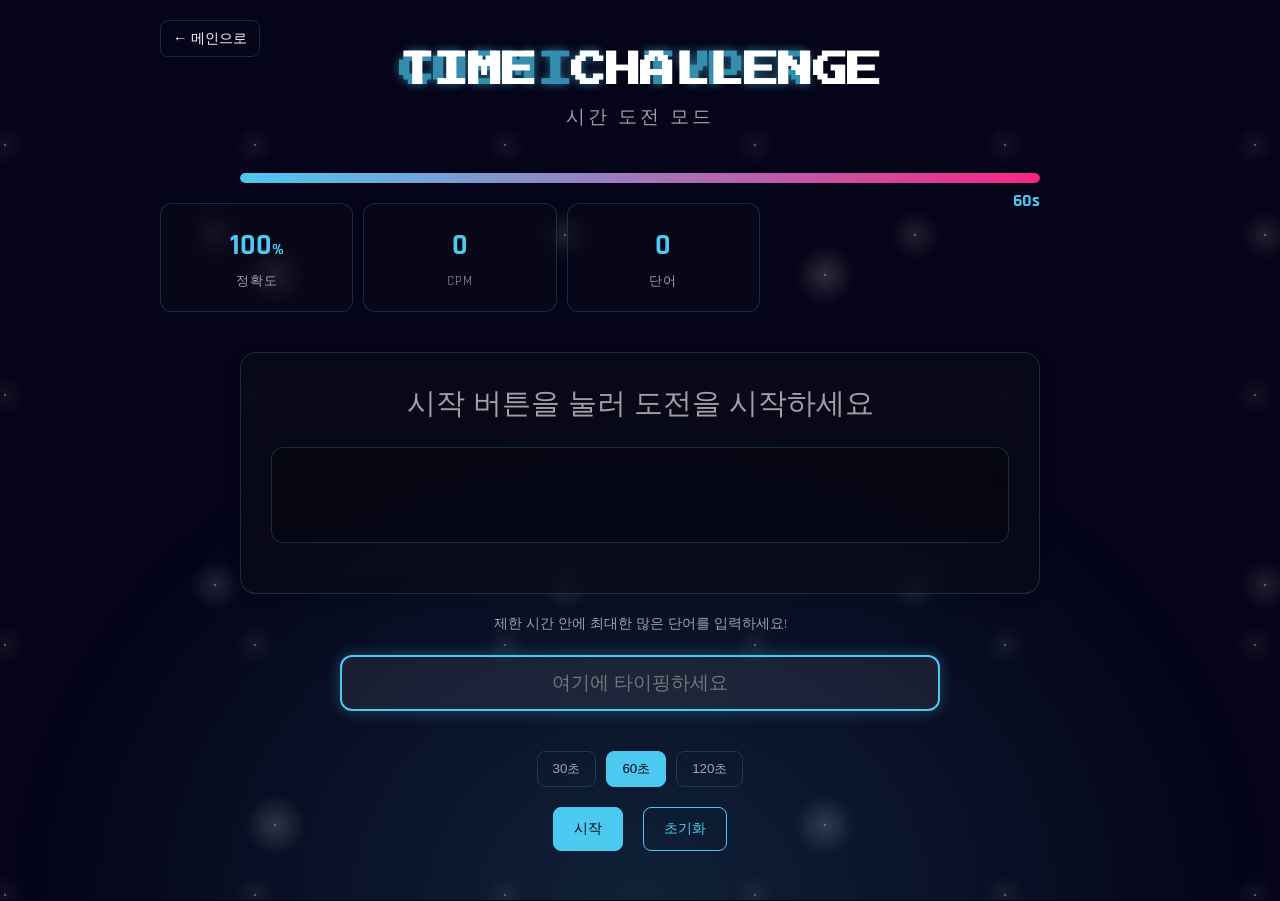
<file: time-challenge-page.html>
<!DOCTYPE html>
<html lang="ko">

<head>
    <meta charset="UTF-8">
    <meta name="viewport" content="width=device-width, initial-scale=1.0, maximum-scale=1.0, user-scalable=no">
    <title>우주 타자 - 시간 도전</title>
    <link href="https://fonts.googleapis.com/css2?family=Rajdhani:wght@400;500;600;700&display=swap" rel="stylesheet">
    <link href="https://fonts.googleapis.com/css2?family=Press+Start+2P&display=swap" rel="stylesheet">
    <!-- 공통 CSS 파일 링크 (실제 경로로 수정해주세요) -->
    <link rel="stylesheet" href="css/common.css">
    <style>
        /* 페이지 전용 스타일 */
        .timer-container {
            width: 100%;
            max-width: 800px;
            margin: 0 auto var(--spacing-md) auto;
            position: relative;
        }

        .timer-bar {
            width: 100%;
            height: 10px;
            background: rgba(76, 201, 240, 0.2);
            border-radius: 10px;
            overflow: hidden;
            position: relative;
        }

        .timer-progress {
            position: absolute;
            top: 0;
            left: 0;
            height: 100%;
            background: linear-gradient(to right, var(--primary) 0%, var(--accent) 100%);
            transition: width 0.1s linear;
            border-radius: 10px;
        }

        .timer-value {
            position: absolute;
            top: 15px;
            right: 0;
            font-size: 1.1rem;
            font-weight: 700;
            color: var(--primary);
            transition: color 0.3s;
        }

        .timer-warning .timer-progress {
            background: var(--accent);
            animation: pulse-warning 0.5s infinite alternate;
        }

        .timer-warning .timer-value {
            color: var(--accent);
            animation: pulse-text 0.5s infinite alternate;
        }

        @keyframes pulse-warning {
            0% {
                opacity: 0.7;
            }

            100% {
                opacity: 1;
            }
        }

        @keyframes pulse-text {
            0% {
                text-shadow: 0 0 5px rgba(247, 37, 133, 0.5);
            }

            100% {
                text-shadow: 0 0 15px rgba(247, 37, 133, 0.8);
            }
        }

        .typing-container {
            display: flex;
            flex-direction: column;
            justify-content: center;
            align-items: center;
            flex: 1;
            margin: var(--spacing-md) 0;
        }

        .typing-display {
            width: 100%;
            max-width: 800px;
            background: var(--card-bg);
            backdrop-filter: blur(10px);
            -webkit-backdrop-filter: blur(10px);
            border-radius: var(--border-radius-lg);
            padding: var(--spacing-lg);
            margin-bottom: var(--spacing-md);
            box-shadow: var(--shadow-md);
            border: 1px solid var(--border-color);
            min-height: 200px;
            display: flex;
            flex-direction: column;
            justify-content: center;
        }

        .current-word {
            font-size: 1.4rem;
            text-align: center;
            color: var(--text-secondary);
            margin-bottom: var(--spacing-md);
            min-height: 2rem;
        }

        @media (min-width: 768px) {
            .current-word {
                font-size: 1.8rem;
            }
        }

        .feedback-area {
            font-size: 1.6rem;
            line-height: 1.5;
            text-align: center;
            min-height: 6rem;
            display: flex;
            align-items: center;
            justify-content: center;
            padding: var(--spacing-md);
            background: rgba(0, 0, 0, 0.2);
            border-radius: var(--border-radius-md);
            border: 1px solid var(--border-color);
            margin-bottom: var(--spacing-md);
            flex-wrap: wrap;
        }

        @media (min-width: 768px) {
            .feedback-area {
                font-size: 2rem;
                padding: var(--spacing-lg);
            }
        }

        .input-container {
            width: 100%;
            max-width: 600px;
            margin-bottom: var(--spacing-md);
        }

        .typing-input {
            background: rgba(255, 255, 255, 0.07);
            border: 2px solid var(--primary);
            border-radius: var(--border-radius-md);
            color: var(--text-primary);
            padding: 15px;
            font-size: 1.2rem;
            width: 100%;
            text-align: center;
            box-shadow: 0 0 15px rgba(76, 201, 240, 0.3);
        }

        .typing-input:focus {
            outline: none;
            box-shadow: 0 0 20px rgba(76, 201, 240, 0.5);
            background: rgba(255, 255, 255, 0.1);
        }

        .stats-bar {
            display: grid;
            grid-template-columns: repeat(3, 1fr);
            gap: var(--spacing-sm);
            width: 100%;
            max-width: 600px;
            margin-bottom: var(--spacing-md);
        }

        .stat-box {
            background: rgba(10, 10, 25, 0.5);
            backdrop-filter: blur(5px);
            -webkit-backdrop-filter: blur(5px);
            border-radius: var(--border-radius-md);
            padding: var(--spacing-md);
            text-align: center;
            border: 1px solid var(--border-color);
        }

        .stat-value {
            font-size: 1.8rem;
            font-weight: 700;
            color: var(--primary);
            margin-bottom: 5px;
        }

        .stat-label {
            font-size: 0.8rem;
            color: var(--text-secondary);
            text-transform: uppercase;
            letter-spacing: 1px;
        }

        .controls {
            display: flex;
            gap: var(--spacing-md);
            margin-top: var(--spacing-md);
        }

        .timer-selector {
            display: flex;
            align-items: center;
            gap: var(--spacing-sm);
            margin-top: var(--spacing-md);
        }

        .timer-btn {
            padding: 8px 15px;
            background: transparent;
            border: 1px solid var(--border-color);
            border-radius: var(--border-radius-sm);
            color: var(--text-secondary);
            cursor: pointer;
            transition: all var(--transition-normal);
        }

        .timer-btn.active {
            background: var(--primary);
            color: var(--background);
            border-color: var(--primary);
        }

        .nav-buttons {
            position: absolute;
            top: var(--spacing-md);
            left: var(--spacing-md);
            z-index: 5;
        }

        .back-btn {
            display: flex;
            align-items: center;
            gap: 5px;
            background: transparent;
            border: 1px solid var(--border-color);
            border-radius: var(--border-radius-sm);
            color: var(--text-primary);
            padding: 8px 12px;
            font-size: 0.9rem;
            cursor: pointer;
            transition: all var(--transition-normal);
        }

        .back-btn:hover {
            background: rgba(76, 201, 240, 0.1);
            border-color: var(--primary);
        }

        /* 결과 모달 */
        .result-modal {
            position: fixed;
            top: 0;
            left: 0;
            width: 100%;
            height: 100%;
            background: rgba(5, 4, 24, 0.8);
            backdrop-filter: blur(5px);
            -webkit-backdrop-filter: blur(5px);
            display: flex;
            justify-content: center;
            align-items: center;
            z-index: var(--z-modal);
            opacity: 0;
            pointer-events: none;
            transition: opacity 0.3s ease;
        }

        .result-modal.active {
            opacity: 1;
            pointer-events: auto;
        }

        .result-content {
            background: var(--card-bg);
            border-radius: var(--border-radius-lg);
            padding: var(--spacing-lg);
            width: 90%;
            max-width: 500px;
            border: 2px solid var(--primary);
            box-shadow: 0 0 30px rgba(76, 201, 240, 0.3);
            text-align: center;
        }

        .result-title {
            font-size: 1.8rem;
            color: var(--primary);
            margin-bottom: var(--spacing-md);
            text-shadow: 0 0 10px rgba(76, 201, 240, 0.5);
        }

        .result-stats {
            display: grid;
            grid-template-columns: repeat(2, 1fr);
            gap: var(--spacing-md);
            margin: var(--spacing-md) 0;
        }

        .result-stat {
            text-align: center;
        }

        .result-stat-value {
            font-size: 2.5rem;
            font-weight: 700;
            color: var(--text-primary);
            margin-bottom: 5px;
        }

        .result-stat-label {
            font-size: 1rem;
            color: var(--text-secondary);
        }

        .result-buttons {
            display: flex;
            justify-content: center;
            gap: var(--spacing-md);
            margin-top: var(--spacing-lg);
        }

        .instructions {
            color: var(--text-secondary);
            text-align: center;
            margin-bottom: var(--spacing-md);
            font-size: 0.9rem;
        }
    </style>
</head>

<body>
    <!-- 별 배경 -->
    <div class="starfield"></div>
    <div class="gradient-bg"></div>

    <!-- 앱 컨테이너 -->
    <div class="container flex flex-col" style="min-height: 100vh;">
        <!-- 네비게이션 버튼 -->
        <div class="nav-buttons">
            <button class="back-btn" onclick="window.location.href='index.html'">
                ← 메인으로
            </button>
        </div>

        <!-- 페이지 헤더 -->
        <div class="text-center my-md">
            <h1 class="logo">TIME CHALLENGE</h1>
            <p class="tagline">시간 도전 모드</p>
        </div>

        <!-- 타이머 바 -->
        <div class="timer-container">
            <div class="timer-bar">
                <div class="timer-progress" id="timer-progress" style="width: 100%;"></div>
            </div>
            <div class="timer-value" id="timer-value">60s</div>
        </div>

        <!-- 통계 바 -->
        <div class="stats-bar">
            <div class="stat-box">
                <div class="stat-value" id="accuracy">100<span style="font-size: 1rem;">%</span></div>
                <div class="stat-label">정확도</div>
            </div>
            <div class="stat-box">
                <div class="stat-value" id="cpm">0</div>
                <div class="stat-label">CPM</div>
            </div>
            <div class="stat-box">
                <div class="stat-value" id="words">0</div>
                <div class="stat-label">단어</div>
            </div>
        </div>

        <!-- 타이핑 영역 -->
        <div class="typing-container">
            <div class="typing-display">
                <div class="current-word" id="target-word">시작 버튼을 눌러 도전을 시작하세요</div>
                <div class="feedback-area" id="feedback-area"></div>
            </div>

            <p class="instructions">제한 시간 안에 최대한 많은 단어를 입력하세요!</p>

            <!-- 입력 필드 -->
            <div class="input-container">
                <input type="text" id="typing-input" class="typing-input" placeholder="여기에 타이핑하세요" disabled
                    autocomplete="off" autocorrect="off" autocapitalize="off" spellcheck="false">
            </div>

            <!-- 타이머 선택 -->
            <div class="timer-selector">
                <button class="timer-btn" data-timer="30">30초</button>
                <button class="timer-btn active" data-timer="60">60초</button>
                <button class="timer-btn" data-timer="120">120초</button>
            </div>

            <!-- 컨트롤 버튼 -->
            <div class="controls">
                <button class="btn btn-primary" id="start-btn">시작</button>
                <button class="btn btn-outline" id="reset-btn" disabled>초기화</button>
            </div>
        </div>
    </div>

    <!-- 결과 모달 -->
    <div class="result-modal" id="result-modal">
        <div class="result-content">
            <h2 class="result-title">도전 완료!</h2>
            <div class="result-stats">
                <div class="result-stat">
                    <div class="result-stat-value" id="result-words">0</div>
                    <div class="result-stat-label">완료한 단어</div>
                </div>
                <div class="result-stat">
                    <div class="result-stat-value" id="result-accuracy">0%</div>
                    <div class="result-stat-label">정확도</div>
                </div>
                <div class="result-stat">
                    <div class="result-stat-value" id="result-cpm">0</div>
                    <div class="result-stat-label">CPM</div>
                </div>
                <div class="result-stat">
                    <div class="result-stat-value" id="result-time">60s</div>
                    <div class="result-stat-label">소요 시간</div>
                </div>
            </div>
            <div class="result-buttons">
                <button class="btn btn-primary" id="try-again-btn">다시 도전</button>
                <button class="btn btn-outline" onclick="window.location.href='index.html'">메인으로</button>
            </div>
        </div>
    </div>

    <script>
        // DOM 요소
        const targetWordElement = document.getElementById('target-word');
        const feedbackArea = document.getElementById('feedback-area');
        const typingInput = document.getElementById('typing-input');
        const accuracyElement = document.getElementById('accuracy');
        const cpmElement = document.getElementById('cpm');
        const wordsElement = document.getElementById('words');
        const startButton = document.getElementById('start-btn');
        const resetButton = document.getElementById('reset-btn');
        const timerButtons = document.querySelectorAll('.timer-btn');
        const timerProgress = document.getElementById('timer-progress');
        const timerValue = document.getElementById('timer-value');
        const timerContainer = document.querySelector('.timer-container');
        const resultModal = document.getElementById('result-modal');
        const resultWordsElement = document.getElementById('result-words');
        const resultAccuracyElement = document.getElementById('result-accuracy');
        const resultCpmElement = document.getElementById('result-cpm');
        const resultTimeElement = document.getElementById('result-time');
        const tryAgainButton = document.getElementById('try-again-btn');

        // 게임 상태 변수
        let isPlaying = false;
        let currentWord = '';
        let wordCount = 0;
        let correctChars = 0;
        let totalChars = 0;
        let startTime = null;
        let endTime = null;
        let timerDuration = 60; // 기본값: 60초
        let remainingTime = timerDuration;
        let timerInterval = null;

        // 단어 목록
        const words = [
            '우주', '별', '행성', '달', '지구', '태양', '빛', '밤', '낮', '하늘',
            '별자리', '은하', '무중력', '로켓', '탐사', '발사', '궤도', '착륙',
            '기지', '우주인', '신호', '탐험', '관측', '망원경', '별똥별', '혜성',
            '유성', '항해', '성운', '중력', '우주복', '위성', '발견', '연구',
            '우주선', '천문학', '블랙홀', '인공위성', '우주정거장', '초신성', '외계인',
            '소행성', '왜성', '중성자별', '퀘이사', '초기우주', '빅뱅', '암흑물질',
            '암흑에너지', '성간물질', '엑소플래닛', '행성간', '적색거성', '백색왜성',
            '은하단', '은하군', '천체물리', '광년', '우주망원경', '중력파', '성단',
            '성운형성', '태양풍', '태양계', '케플러', '우주비행사', '착륙선'
        ];

        // 이벤트 리스너
        startButton.addEventListener('click', startGame);
        resetButton.addEventListener('click', resetGame);
        typingInput.addEventListener('input', handleInput);
        tryAgainButton.addEventListener('click', function () {
            resultModal.classList.remove('active');
            resetGame();
            startGame();
        });

        // 타이머 버튼 이벤트 리스너
        timerButtons.forEach(button => {
            button.addEventListener('click', function () {
                // 이미 active 클래스가 있으면 무시
                if (this.classList.contains('active')) return;

                // 모든 버튼에서 active 클래스 제거
                timerButtons.forEach(btn => btn.classList.remove('active'));

                // 클릭된 버튼에 active 클래스 추가
                this.classList.add('active');

                // 선택된 타이머 시간으로 설정
                timerDuration = parseInt(this.dataset.timer);
                remainingTime = timerDuration;

                // 타이머 디스플레이 업데이트
                updateTimerDisplay();

                // 게임이 진행 중이면 초기화
                if (isPlaying) {
                    resetGame();
                }
            });
        });

        // 타이머 디스플레이 업데이트 함수
        function updateTimerDisplay() {
            // 진행 바 업데이트
            const progressPercentage = (remainingTime / timerDuration) * 100;
            timerProgress.style.width = `${progressPercentage}%`;

            // 타이머 값 업데이트
            timerValue.textContent = `${remainingTime}s`;

            // 10초 이하면 경고 스타일 적용
            if (remainingTime <= 10) {
                timerContainer.classList.add('timer-warning');
            } else {
                timerContainer.classList.remove('timer-warning');
            }
        }

        // 타이머 시작 함수
        function startTimer() {
            clearInterval(timerInterval);

            timerInterval = setInterval(() => {
                remainingTime--;
                updateTimerDisplay();

                if (remainingTime <= 0) {
                    endGame();
                }
            }, 1000);
        }

        // 게임 시작 함수
        function startGame() {
            isPlaying = true;
            wordCount = 0;
            correctChars = 0;
            totalChars = 0;
            startTime = new Date().getTime();
            remainingTime = timerDuration;

            // UI 업데이트
            updateTimerDisplay();
            accuracyElement.textContent = '100%';
            cpmElement.textContent = '0';
            wordsElement.textContent = '0';
            startButton.disabled = true;
            resetButton.disabled = false;
            typingInput.disabled = false;
            typingInput.value = '';
            typingInput.focus();

            // 첫 단어 표시
            showNewWord();

            // 타이머 시작
            startTimer();
        }

        // 단어 표시 함수
        function showNewWord() {
            const randomIndex = Math.floor(Math.random() * words.length);
            currentWord = words[randomIndex];

            // 목표 단어 표시
            targetWordElement.textContent = currentWord;

            // 피드백 영역 초기화
            feedbackArea.innerHTML = '';

            // 문자별 피드백 요소 생성
            currentWord.split('').forEach(char => {
                const span = document.createElement('span');
                span.textContent = char;
                span.className = 'typing-character typing-untyped';
                feedbackArea.appendChild(span);
            });

            // 입력 필드 초기화
            typingInput.value = '';
            typingInput.focus();
        }

        // 입력 처리 함수
        function handleInput() {
            if (!isPlaying) return;

            const typedValue = typingInput.value;
            const feedbackChars = feedbackArea.querySelectorAll('.typing-character');

            // 문자별 피드백 업데이트
            for (let i = 0; i < currentWord.length; i++) {
                if (i < typedValue.length) {
                    // 입력된 문자
                    if (typedValue[i] === currentWord[i]) {
                        feedbackChars[i].className = 'typing-character typing-correct';
                    } else {
                        feedbackChars[i].className = 'typing-character typing-incorrect';
                    }
                } else {
                    // 아직 입력되지 않은 문자
                    feedbackChars[i].className = 'typing-character typing-untyped';
                }
            }

            // 입력 완료 및 정확성 확인
            if (typedValue.length === currentWord.length) {
                if (typedValue === currentWord) {
                    // 정확한 입력
                    wordCount++;
                    correctChars += currentWord.length;
                    totalChars += currentWord.length;
                    wordsElement.textContent = wordCount;
                    updateStats();

                    // 다음 단어로 진행
                    setTimeout(showNewWord, 300);
                } else {
                    // 부정확한 입력
                    let correctCount = 0;
                    for (let i = 0; i < currentWord.length; i++) {
                        if (typedValue[i] === currentWord[i]) {
                            correctCount++;
                        }
                    }
                    correctChars += correctCount;
                    totalChars += currentWord.length;
                    updateStats();

                    // 사용자가 오타를 수정할 수 있도록 입력필드를 비우지 않음
                }
            }
        }

        // 통계 업데이트 함수
        function updateStats() {
            // 정확도 계산
            const accuracy = totalChars > 0 ? Math.round((correctChars / totalChars) * 100) : 100;
            accuracyElement.textContent = `${accuracy}%`;

            // CPM 계산
            const currentTime = new Date().getTime();
            const elapsedMinutes = (currentTime - startTime) / 1000 / 60;

            if (elapsedMinutes > 0) {
                const cpm = Math.round(correctChars / elapsedMinutes);
                cpmElement.textContent = cpm;
            }
        }

        // 게임 종료 함수
        function endGame() {
            isPlaying = false;
            endTime = new Date().getTime();
            clearInterval(timerInterval);

            // 최종 통계 계산
            const elapsedMinutes = (endTime - startTime) / 1000 / 60;
            const finalCpm = Math.round(correctChars / elapsedMinutes);
            const finalAccuracy = totalChars > 0 ? Math.round((correctChars / totalChars) * 100) : 100;

            // 결과 모달 업데이트
            resultWordsElement.textContent = wordCount;
            resultAccuracyElement.textContent = `${finalAccuracy}%`;
            resultCpmElement.textContent = finalCpm;
            resultTimeElement.textContent = `${timerDuration}s`;

            // 결과 모달 표시
            resultModal.classList.add('active');

            // 입력 필드 비활성화
            typingInput.disabled = true;
        }

        // 게임 초기화 함수
        function resetGame() {
            isPlaying = false;
            clearInterval(timerInterval);

            targetWordElement.textContent = '시작 버튼을 눌러 도전을 시작하세요';
            feedbackArea.innerHTML = '';
            typingInput.value = '';
            typingInput.disabled = true;
            startButton.disabled = false;
            resetButton.disabled = true;

            // 통계 초기화
            accuracyElement.textContent = '100%';
            cpmElement.textContent = '0';
            wordsElement.textContent = '0';

            // 타이머 초기화
            remainingTime = timerDuration;
            updateTimerDisplay();
        }
    </script>
</body>

</html>
</file>
<file: css/common.css>
/* ==========================================================================
   COSMIC TYPER - 공통 CSS
   모든 페이지에서 공통으로 사용되는 스타일 정의
   ========================================================================== */

/* === 변수 선언 === */
:root {
    /* 색상 */
    --primary: #4cc9f0;
    --primary-light: #7fdbf5;
    --primary-dark: #31a3c7;
    --secondary: #7b2cbf;
    --secondary-light: #9d4eda;
    --secondary-dark: #5a1b8f;
    --accent: #f72585;
    --background: #050418;
    --background-lighter: #0a0a25;
    --card-bg: rgba(10, 10, 25, 0.7);
    
    /* 텍스트 색상 */
    --text-primary: #ffffff;
    --text-secondary: rgba(224, 224, 224, 0.7);
    --text-muted: rgba(224, 224, 224, 0.5);
    
    /* 테두리 색상 */
    --border-color: rgba(76, 201, 240, 0.2);
    --border-color-hover: rgba(76, 201, 240, 0.4);
    
    /* 그림자 */
    --shadow-sm: 0 2px 10px rgba(0, 0, 0, 0.1);
    --shadow-md: 0 4px 15px rgba(0, 0, 0, 0.1);
    --shadow-lg: 0 8px 25px rgba(0, 0, 0, 0.15), 0 0 20px rgba(76, 201, 240, 0.2);
    
    /* 애니메이션 속도 */
    --transition-fast: 0.2s ease;
    --transition-normal: 0.3s ease;
    --transition-slow: 0.5s ease;
    
    /* 레이아웃 */
    --container-width: 1000px;
    --border-radius-sm: 8px;
    --border-radius-md: 12px;
    --border-radius-lg: 16px;
    
    /* 간격 */
    --spacing-xs: 5px;
    --spacing-sm: 10px;
    --spacing-md: 20px;
    --spacing-lg: 30px;
    --spacing-xl: 40px;
    
    /* Z-인덱스 레이어링 */
    --z-background: -1;
    --z-normal: 1;
    --z-overlay: 10;
    --z-modal: 100;
}

/* === 기본 리셋 및 기본 스타일 === */
* {
    box-sizing: border-box;
    -webkit-tap-highlight-color: transparent;
    margin: 0;
    padding: 0;
}

html, body {
    margin: 0;
    padding: 0;
    height: 100%;
    width: 100%;
    overflow-x: hidden;
}

body {
    font-family: 'Rajdhani', sans-serif;
    background-color: var(--background);
    color: var(--text-primary);
    line-height: 1.5;
    font-size: 16px;
    font-weight: 400;
    min-height: 100vh;
    position: relative;
}

/* === 타이포그래피 === */
h1, h2, h3, h4, h5, h6 {
    font-weight: 600;
    line-height: 1.2;
    margin-bottom: var(--spacing-sm);
}

h1 {
    font-size: 2rem;
}

h2 {
    font-size: 1.5rem;
}

h3 {
    font-size: 1.3rem;
}

h4 {
    font-size: 1.1rem;
}

p {
    margin-bottom: var(--spacing-md);
}

.text-center {
    text-align: center;
}

.text-primary {
    color: var(--primary);
}

.text-secondary {
    color: var(--secondary);
}

.text-accent {
    color: var(--accent);
}

.text-muted {
    color: var(--text-muted);
}

/* === 배경 컴포넌트 === */
.starfield {
    position: fixed;
    top: 0;
    left: 0;
    width: 100%;
    height: 100%;
    pointer-events: none;
    z-index: var(--z-background);
    background-color: var(--background);
    background-image:
        radial-gradient(white, rgba(255, 255, 255, .15) 1px, transparent 30px),
        radial-gradient(white, rgba(255, 255, 255, .1) 1px, transparent 25px),
        radial-gradient(white, rgba(255, 255, 255, .05) 1px, transparent 20px);
    background-size: 550px 550px, 350px 350px, 250px 250px;
    background-position: 0 0, 40px 60px, 130px 270px;
}

.gradient-bg {
    position: fixed;
    bottom: 0;
    left: 0;
    width: 100%;
    height: 60%;
    background: radial-gradient(ellipse at bottom, rgba(76, 201, 240, 0.15) 0%, transparent 70%);
    pointer-events: none;
    z-index: var(--z-background);
}

/* === 컨테이너 레이아웃 === */
.container {
    width: 100%;
    max-width: 100%;
    margin: 0 auto;
    padding: var(--spacing-md);
    position: relative;
    z-index: var(--z-normal);
}

@media (min-width: 768px) {
    .container {
        max-width: var(--container-width);
        padding: var(--spacing-lg) var(--spacing-md);
    }
}

.flex {
    display: flex;
}

.flex-col {
    flex-direction: column;
}

.items-center {
    align-items: center;
}

.justify-center {
    justify-content: center;
}

.justify-between {
    justify-content: space-between;
}

.justify-around {
    justify-content: space-around;
}

.flex-grow {
    flex-grow: 1;
}

.gap-sm {
    gap: var(--spacing-sm);
}

.gap-md {
    gap: var(--spacing-md);
}

.gap-lg {
    gap: var(--spacing-lg);
}

/* === 그리드 레이아웃 === */
.grid {
    display: grid;
    width: 100%;
}

.grid-cols-1 {
    grid-template-columns: 1fr;
}

.grid-cols-2 {
    grid-template-columns: repeat(2, 1fr);
}

.grid-cols-3 {
    grid-template-columns: repeat(3, 1fr);
}

@media (max-width: 767px) {
    .md\:grid-cols-1 {
        grid-template-columns: 1fr;
    }
}

@media (min-width: 768px) {
    .md\:grid-cols-2 {
        grid-template-columns: repeat(2, 1fr);
    }
    
    .md\:grid-cols-3 {
        grid-template-columns: repeat(3, 1fr);
    }
}

/* === 카드 컴포넌트 === */
.card {
    background: var(--card-bg);
    backdrop-filter: blur(10px);
    -webkit-backdrop-filter: blur(10px);
    border-radius: var(--border-radius-lg);
    padding: var(--spacing-md);
    overflow: hidden;
    box-shadow: var(--shadow-md);
    border: 1px solid var(--border-color);
    transition: all var(--transition-normal);
}

.card-header {
    display: flex;
    justify-content: space-between;
    align-items: center;
    margin-bottom: var(--spacing-md);
    padding-bottom: var(--spacing-sm);
    border-bottom: 1px solid var(--border-color);
}

.card-title {
    font-size: 1.3rem;
    font-weight: 600;
    color: var(--text-primary);
}

.card-body {
    margin-bottom: var(--spacing-md);
}

.card-footer {
    border-top: 1px solid var(--border-color);
    padding-top: var(--spacing-sm);
    margin-top: var(--spacing-md);
}

/* === 버튼 === */
.btn {
    display: inline-block;
    background: transparent;
    border: 1px solid var(--border-color);
    border-radius: var(--border-radius-sm);
    color: var(--text-primary);
    padding: 10px 20px;
    font-size: 0.9rem;
    font-weight: 500;
    cursor: pointer;
    transition: all var(--transition-normal);
    text-align: center;
    text-decoration: none;
    line-height: 1.5;
}

.btn:hover {
    background: rgba(76, 201, 240, 0.1);
    border-color: var(--border-color-hover);
}

.btn:active {
    transform: scale(0.98);
}

.btn-primary {
    background: var(--primary);
    border-color: var(--primary);
    color: var(--background);
}

.btn-primary:hover {
    background: var(--primary-dark);
    border-color: var(--primary-dark);
}

.btn-secondary {
    background: var(--secondary);
    border-color: var(--secondary);
    color: var(--text-primary);
}

.btn-secondary:hover {
    background: var(--secondary-dark);
    border-color: var(--secondary-dark);
}

.btn-outline {
    background: transparent;
    border-color: var(--primary);
    color: var(--primary);
}

.btn-outline:hover {
    background: rgba(76, 201, 240, 0.1);
    color: var(--text-primary);
}

.btn-lg {
    padding: 12px 24px;
    font-size: 1rem;
}

.btn-sm {
    padding: 8px 16px;
    font-size: 0.8rem;
}

.btn-block {
    display: block;
    width: 100%;
}

/* === 입력 필드 === */
.input-field {
    background: rgba(255, 255, 255, 0.07);
    border: 1px solid var(--border-color);
    border-radius: var(--border-radius-sm);
    color: var(--text-primary);
    padding: 12px 15px;
    font-size: 1rem;
    width: 100%;
    transition: all var(--transition-fast);
    outline: none;
}

.input-field:focus {
    border-color: var(--primary);
    box-shadow: 0 0 0 2px rgba(76, 201, 240, 0.2);
}

.input-label {
    display: block;
    margin-bottom: var(--spacing-xs);
    font-weight: 500;
    color: var(--text-secondary);
}

.input-group {
    margin-bottom: var(--spacing-md);
}

/* === 유틸리티 클래스 === */
.hidden {
    display: none !important;
}

.sr-only {
    position: absolute;
    width: 1px;
    height: 1px;
    padding: 0;
    margin: -1px;
    overflow: hidden;
    clip: rect(0, 0, 0, 0);
    white-space: nowrap;
    border-width: 0;
}

.m-0 { margin: 0; }
.mt-sm { margin-top: var(--spacing-sm); }
.mt-md { margin-top: var(--spacing-md); }
.mt-lg { margin-top: var(--spacing-lg); }
.mb-sm { margin-bottom: var(--spacing-sm); }
.mb-md { margin-bottom: var(--spacing-md); }
.mb-lg { margin-bottom: var(--spacing-lg); }
.my-sm { margin-top: var(--spacing-sm); margin-bottom: var(--spacing-sm); }
.my-md { margin-top: var(--spacing-md); margin-bottom: var(--spacing-md); }
.my-lg { margin-top: var(--spacing-lg); margin-bottom: var(--spacing-lg); }

.p-0 { padding: 0; }
.p-sm { padding: var(--spacing-sm); }
.p-md { padding: var(--spacing-md); }
.p-lg { padding: var(--spacing-lg); }

.w-full { width: 100%; }
.h-full { height: 100%; }

/* === 애니메이션 === */
@keyframes glow {
    0% {
        opacity: 0.3;
        text-shadow: 0 0 10px rgba(76, 201, 240, 0.5);
    }
    100% {
        opacity: 0.7;
        text-shadow: 0 0 20px rgba(76, 201, 240, 0.8), 
                     0 0 30px rgba(76, 201, 240, 0.6);
    }
}

@keyframes float {
    0%, 100% {
        transform: translateY(0);
    }
    50% {
        transform: translateY(-7px);
    }
}

@keyframes pulse {
    0%, 100% {
        transform: scale(1);
    }
    50% {
        transform: scale(1.05);
    }
}

/* 데스크톱에서만 애니메이션 활성화 */
@media (min-width: 768px) {
    .animate-float {
        animation: float 5s infinite ease-in-out;
    }
    
    .animate-pulse {
        animation: pulse 2s infinite ease-in-out;
    }
    
    .animate-glow {
        animation: glow 2s infinite alternate ease-in-out;
    }
    
    .delay-1 { animation-delay: 0.2s; }
    .delay-2 { animation-delay: 0.4s; }
    .delay-3 { animation-delay: 0.6s; }
    .delay-4 { animation-delay: 0.8s; }
}

/* === 로고 스타일 === */
.logo {
    font-family: 'Press Start 2P', cursive;
    font-size: 1.5rem;
    letter-spacing: -0.5px;
    margin-bottom: 8px;
    color: #fff;
    position: relative;
    display: inline-block;
}

@media (min-width: 768px) {
    .logo {
        font-size: 2.2rem;
        margin-bottom: 12px;
    }
}

.logo::after {
    content: 'COSMIC TYPER';
    position: absolute;
    left: 0;
    top: 0;
    color: var(--primary);
    text-shadow: 0 0 10px rgba(76, 201, 240, 0.8);
    z-index: -1;
    opacity: 0.7;
}

.tagline {
    font-size: 1rem;
    font-weight: 500;
    color: var(--text-secondary);
    letter-spacing: 2px;
}

@media (min-width: 768px) {
    .tagline {
        font-size: 1.2rem;
        letter-spacing: 3px;
    }
}

/* === 메뉴 아이템 스타일 === */
.menu-item {
    background: var(--card-bg);
    backdrop-filter: blur(10px);
    -webkit-backdrop-filter: blur(10px);
    border-radius: var(--border-radius-lg);
    padding: 20px;
    text-align: left;
    transition: all var(--transition-normal);
    cursor: pointer;
    position: relative;
    overflow: hidden;
    box-shadow: var(--shadow-md);
    border: 1px solid var(--border-color);
    display: flex;
    align-items: center;
    height: 100%;
    transform: translateZ(0); /* Fix for mobile Safari */
}

@media (min-width: 768px) {
    .menu-item {
        padding: 25px;
    }
    
    .menu-item:hover {
        transform: translateY(-5px);
        border-color: var(--border-color-hover);
        box-shadow: var(--shadow-lg);
    }
}

/* Touch feedback for mobile */
.menu-item:active {
    transform: scale(0.98);
    background: rgba(20, 20, 35, 0.8);
    border-color: var(--border-color-hover);
}

.menu-icon {
    font-size: 2rem;
    margin-right: 15px;
    color: var(--primary);
    display: flex;
    align-items: center;
    justify-content: center;
    min-width: 50px;
}

@media (min-width: 768px) {
    .menu-icon {
        font-size: 2.5rem;
        margin-right: 20px;
        min-width: 60px;
    }
}

.menu-content {
    flex: 1;
}

.menu-title {
    font-family: 'Rajdhani', sans-serif;
    font-size: 1.3rem;
    font-weight: 600;
    color: var(--text-primary);
    margin-bottom: 5px;
    letter-spacing: 0.5px;
}

@media (min-width: 768px) {
    .menu-title {
        font-size: 1.4rem;
        margin-bottom: 8px;
    }
}

.menu-desc {
    font-size: 0.9rem;
    color: var(--text-secondary);
    line-height: 1.3;
}

@media (min-width: 768px) {
    .menu-desc {
        font-size: 0.95rem;
        line-height: 1.4;
    }
}

/* === 통계 카드 스타일 === */
.stats-container {
    background: var(--card-bg);
    backdrop-filter: blur(10px);
    -webkit-backdrop-filter: blur(10px);
    border-radius: var(--border-radius-lg);
    padding: 20px;
    width: 100%;
    border: 1px solid var(--border-color);
}

@media (min-width: 768px) {
    .stats-container {
        padding: 25px;
    }
}

.stats-header {
    display: flex;
    justify-content: space-between;
    align-items: center;
    margin-bottom: 20px;
    padding-bottom: 15px;
    border-bottom: 1px solid var(--border-color);
}

.stats-title {
    font-family: 'Rajdhani', sans-serif;
    font-size: 1.2rem;
    font-weight: 600;
    color: var(--text-primary);
}

@media (min-width: 768px) {
    .stats-title {
        font-size: 1.3rem;
    }
}

.stats-view-all {
    font-size: 0.9rem;
    color: var(--primary);
    cursor: pointer;
}

.stats-content {
    display: grid;
    grid-template-columns: repeat(3, 1fr);
    gap: 10px;
}

@media (max-width: 480px) {
    .stats-content {
        grid-template-columns: 1fr;
        gap: 20px;
    }
}

.stat-group {
    display: flex;
    flex-direction: column;
    align-items: center;
    position: relative;
    padding: 10px 0;
}

@media (min-width: 480px) {
    .stat-group:not(:last-child)::after {
        content: '';
        position: absolute;
        right: 0;
        top: 10%;
        height: 80%;
        width: 1px;
        background: var(--border-color);
    }
}

@media (max-width: 480px) {
    .stat-group:not(:last-child)::after {
        content: '';
        position: absolute;
        bottom: -10px;
        left: 10%;
        height: 1px;
        width: 80%;
        background: var(--border-color);
    }
}

.stat-value {
    font-size: 2rem;
    font-weight: 700;
    color: var(--text-primary);
    margin-bottom: 2px;
}

@media (min-width: 768px) {
    .stat-value {
        font-size: 2.4rem;
        margin-bottom: 5px;
    }
}

.stat-label {
    font-size: 0.8rem;
    color: var(--text-secondary);
    text-transform: uppercase;
    letter-spacing: 1px;
}

@media (min-width: 768px) {
    .stat-label {
        font-size: 0.9rem;
    }
}

/* === 특수 타이핑 게임 요소 === */
.typing-character {
    display: inline-block;
    padding: 0 2px;
    min-width: 1ch;
    text-align: center;
}

.typing-correct {
    color: #50fa7b; /* 네온 그린 */
    text-shadow: 0 0 5px rgba(80, 250, 123, 0.7);
}

.typing-incorrect {
    color: #ff5555; /* 네온 레드 */
    text-shadow: 0 0 5px rgba(255, 85, 85, 0.7);
}

.typing-untyped {
    color: #6272a4; /* 어두운 퍼플/블루 */
    opacity: 0.7;
}

.typing-cursor {
    display: inline-block;
    width: 2px;
    height: 1.2em;
    background-color: var(--primary);
    margin-left: 2px;
    animation: blink 1s infinite step-end;
    vertical-align: middle;
}

@keyframes blink {
    0%, 100% { opacity: 1; }
    50% { opacity: 0; }
}

/* === 우주 디펜스 게임 요소 === */
.game-world {
    position: relative;
    width: 100%;
    height: 450px;
    border: 4px solid var(--primary);
    border-radius: var(--border-radius-md);
    overflow: hidden;
    margin-bottom: 15px;
    background-color: var(--background);
}

.enemy {
    position: absolute;
    font-size: 2rem;
    text-align: center;
    z-index: 2;
    transition: transform 0.2s ease-out;
    filter: drop-shadow(0 0 3px #fff);
}

.enemy-word {
    position: absolute;
    bottom: 100%;
    left: 50%;
    transform: translateX(-50%);
    background-color: rgba(76, 209, 255, 0.8);
    color: var(--background);
    font-weight: bold;
    padding: 5px 10px;
    border-radius: 4px;
    font-size: 0.9rem;
    white-space: nowrap;
    margin-bottom: 6px;
    z-index: 3;
    border: 1px solid #fff;
    box-shadow: 0 0 5px var(--primary);
}

/* Safari-specific fixes */
@supports (-webkit-touch-callout: none) {
    .card, .menu-item, .stats-container {
        border: 1px solid rgba(76, 201, 240, 0.3);
    }
}
</file>
